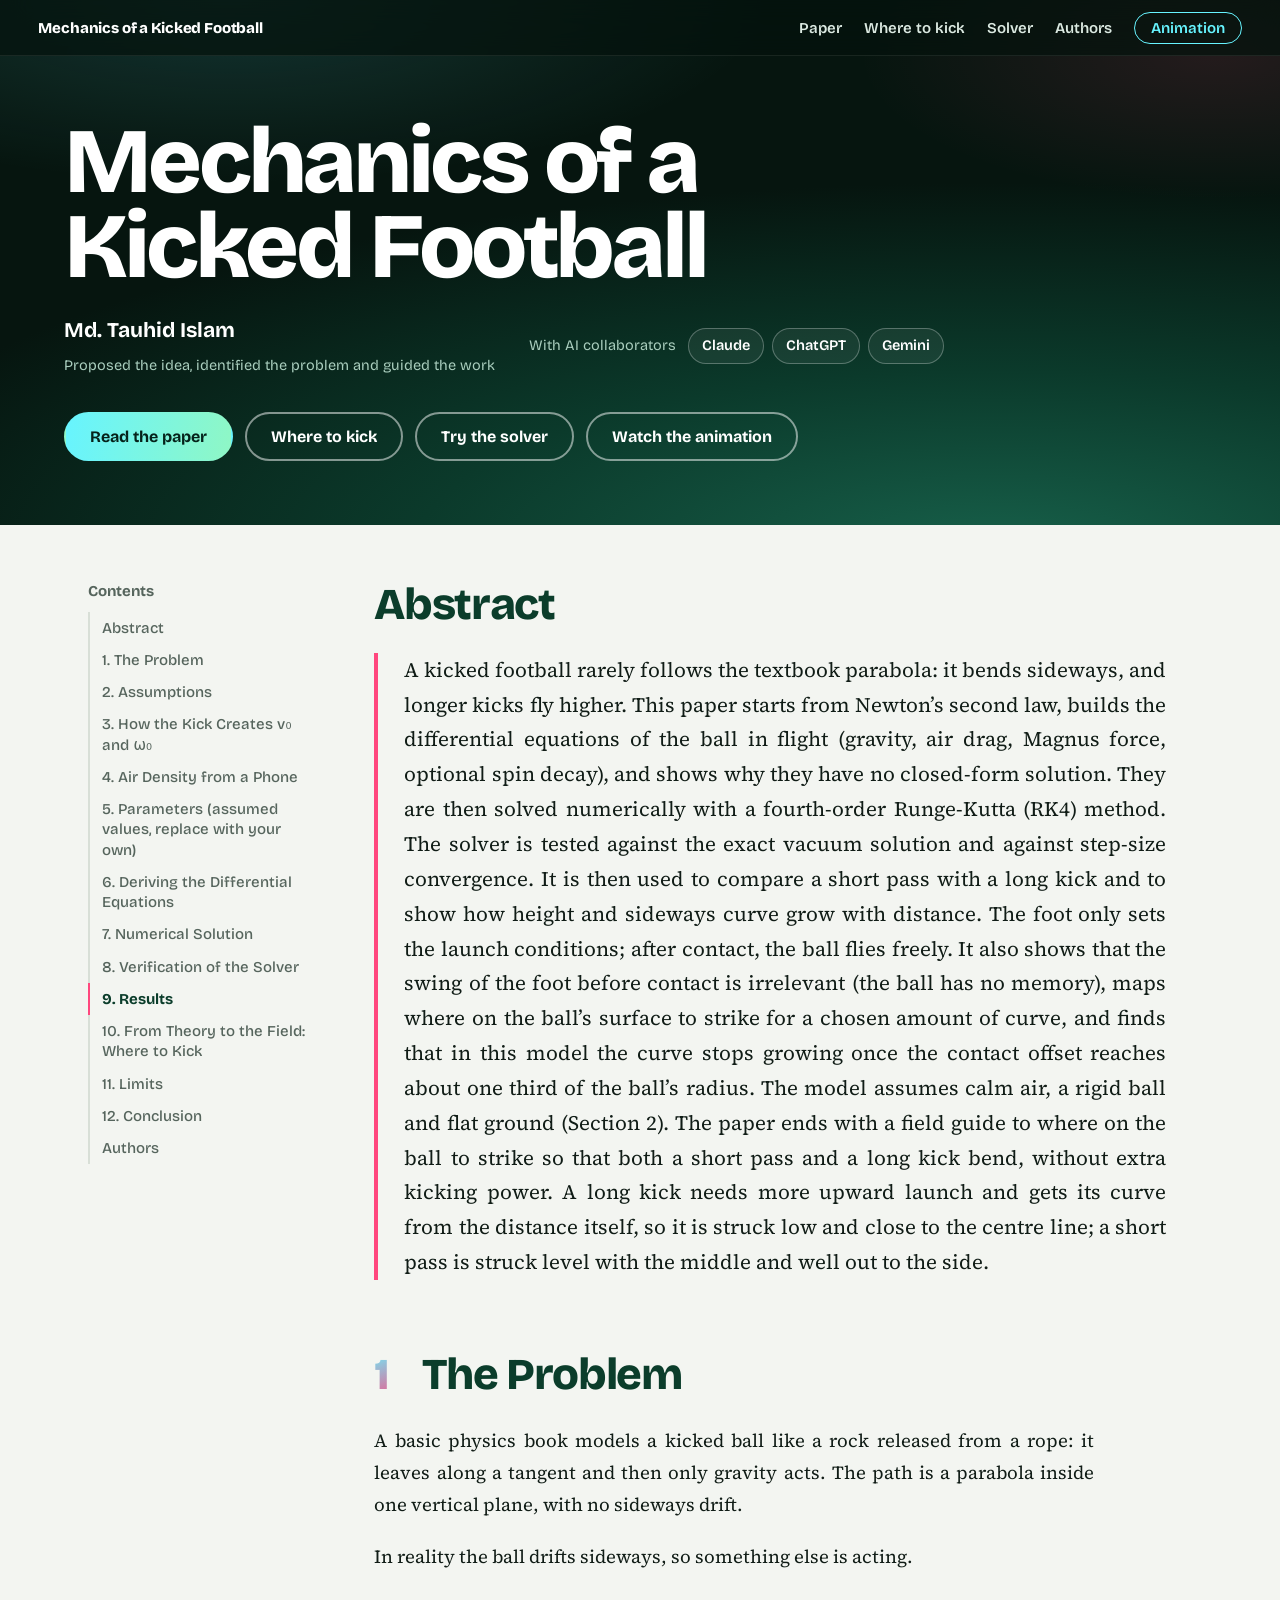
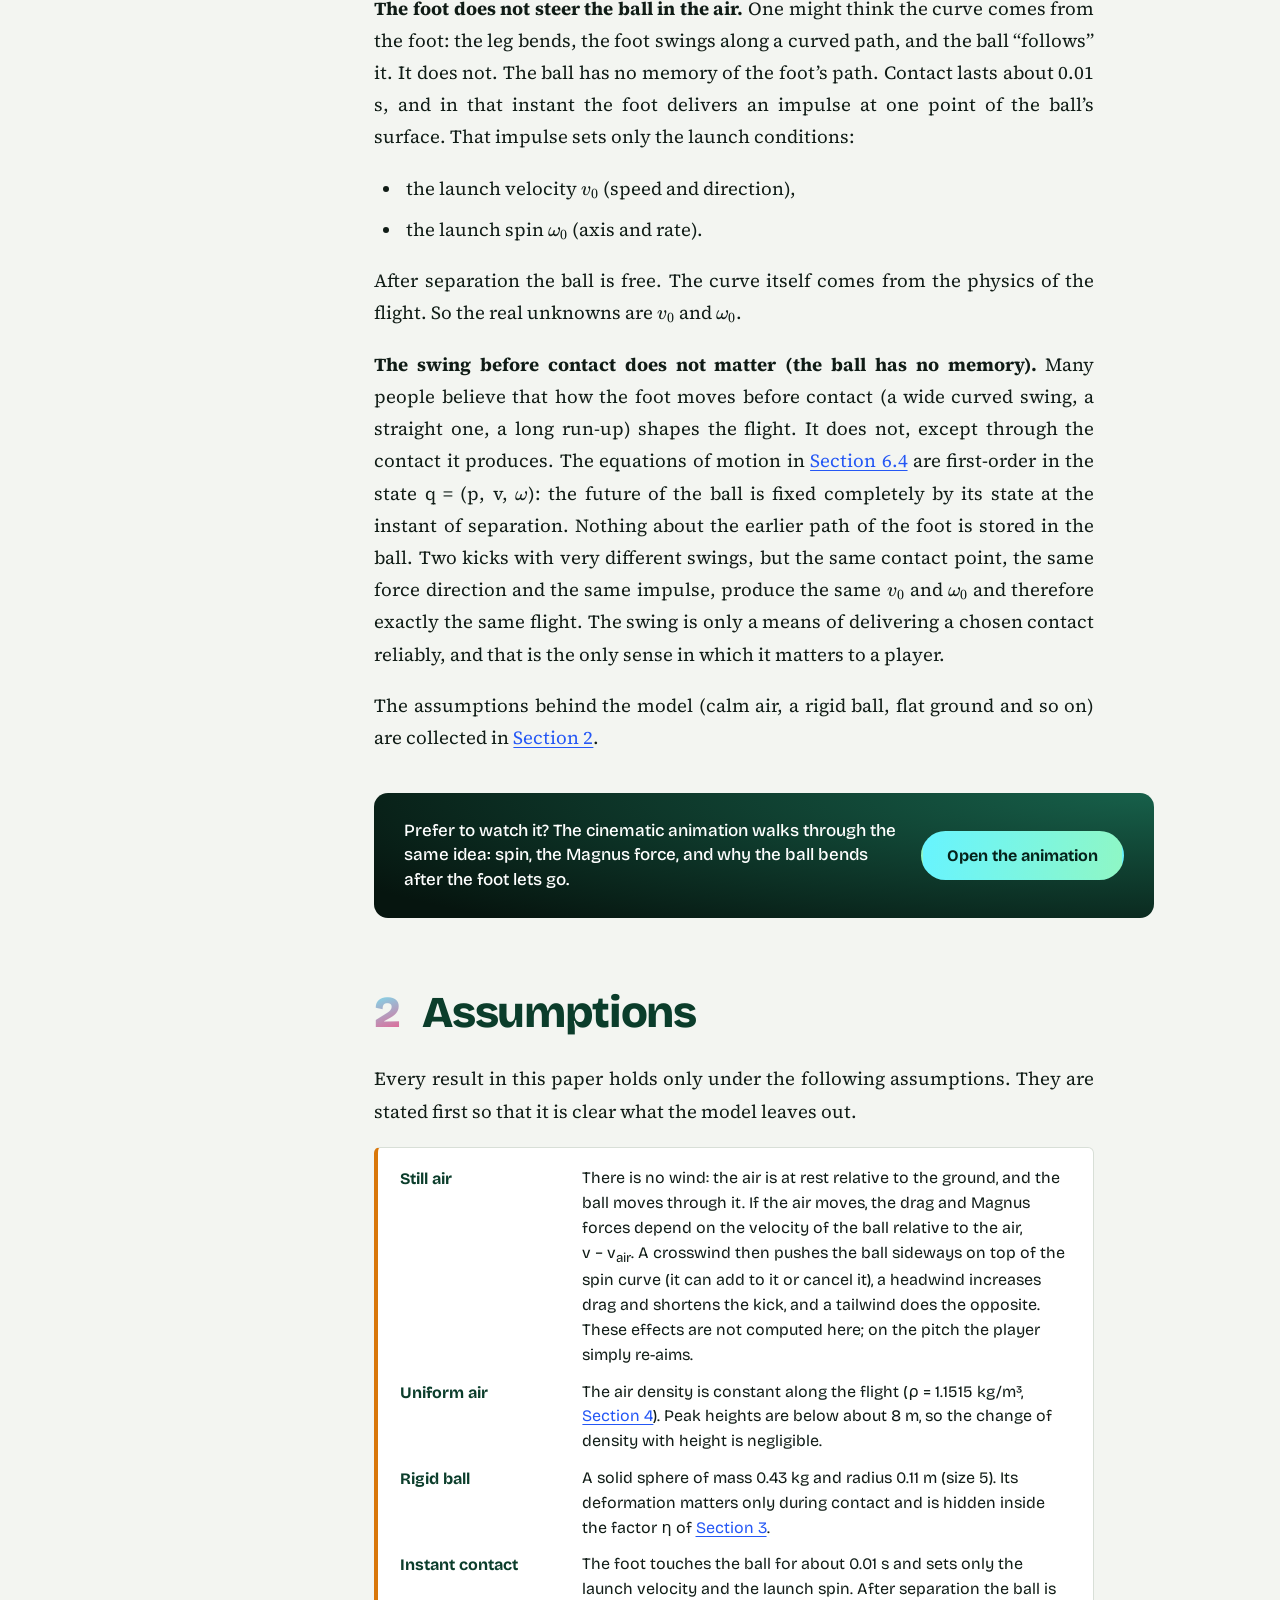
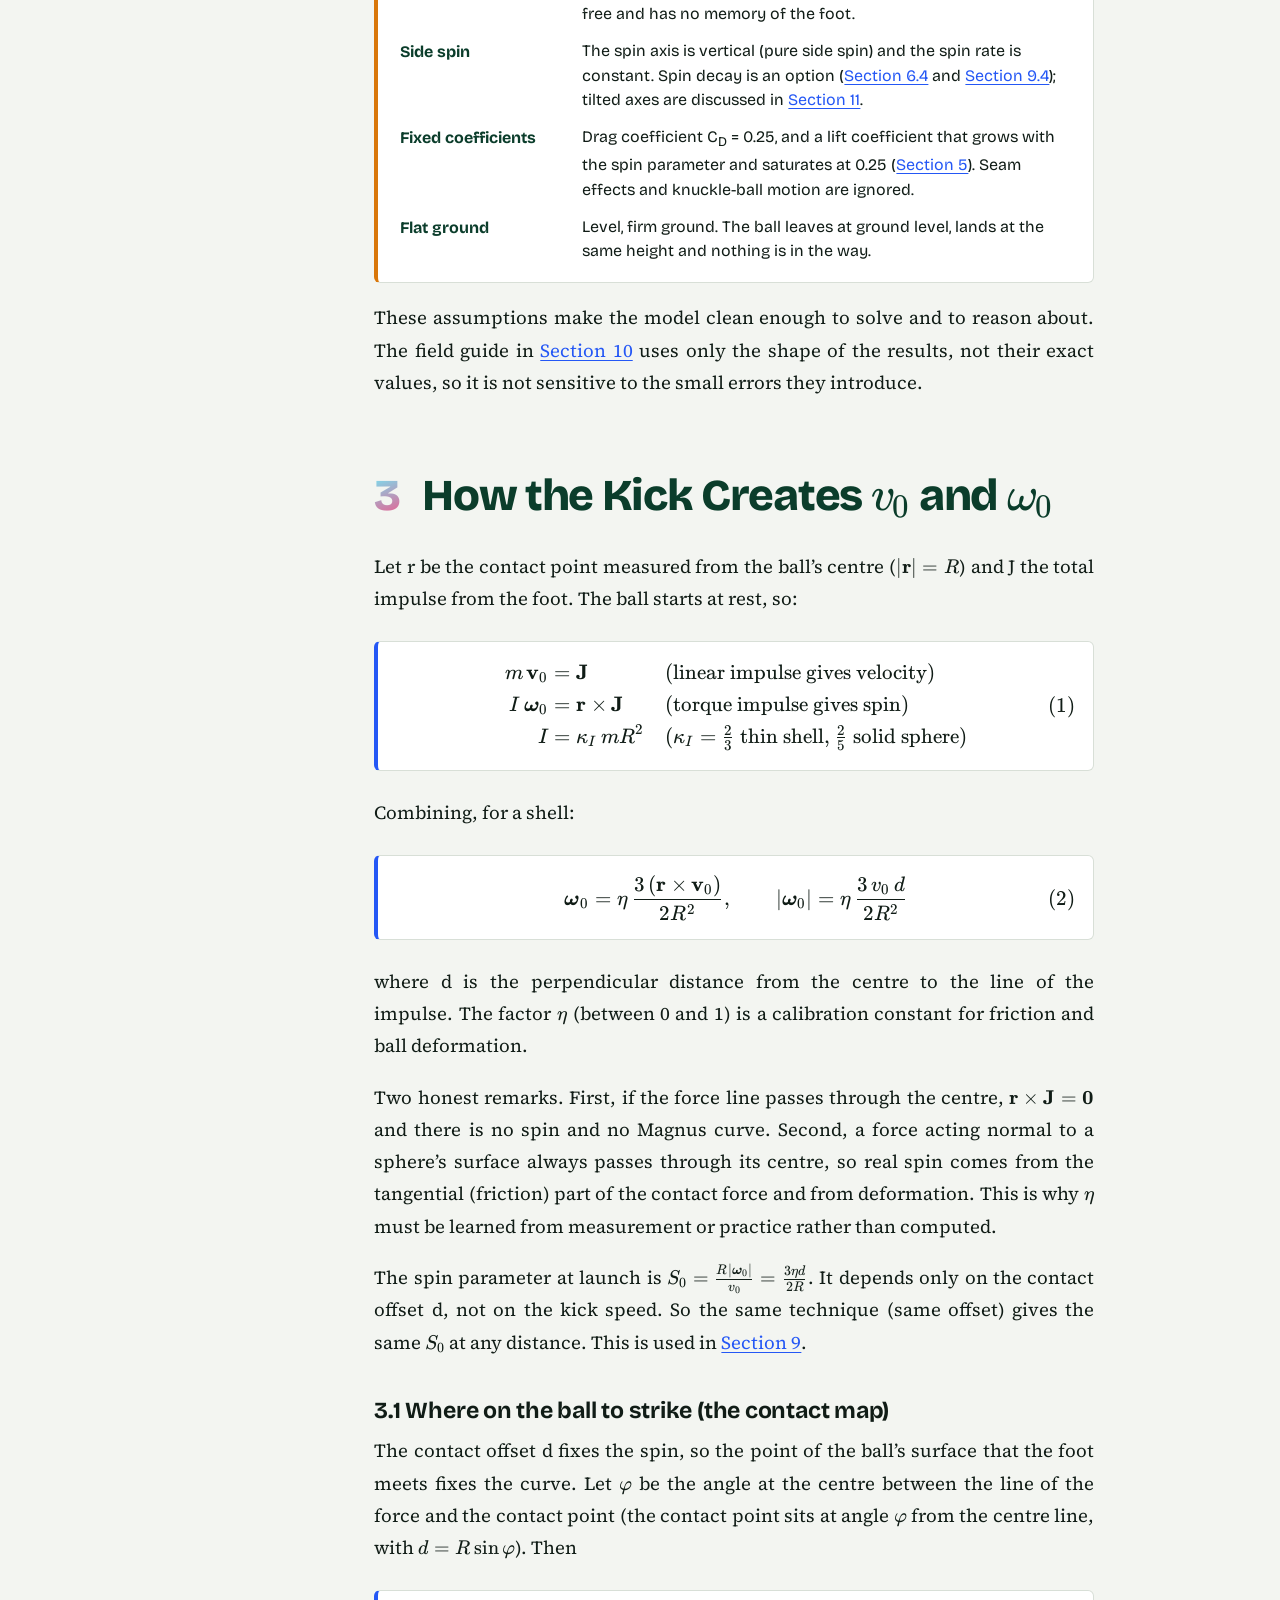
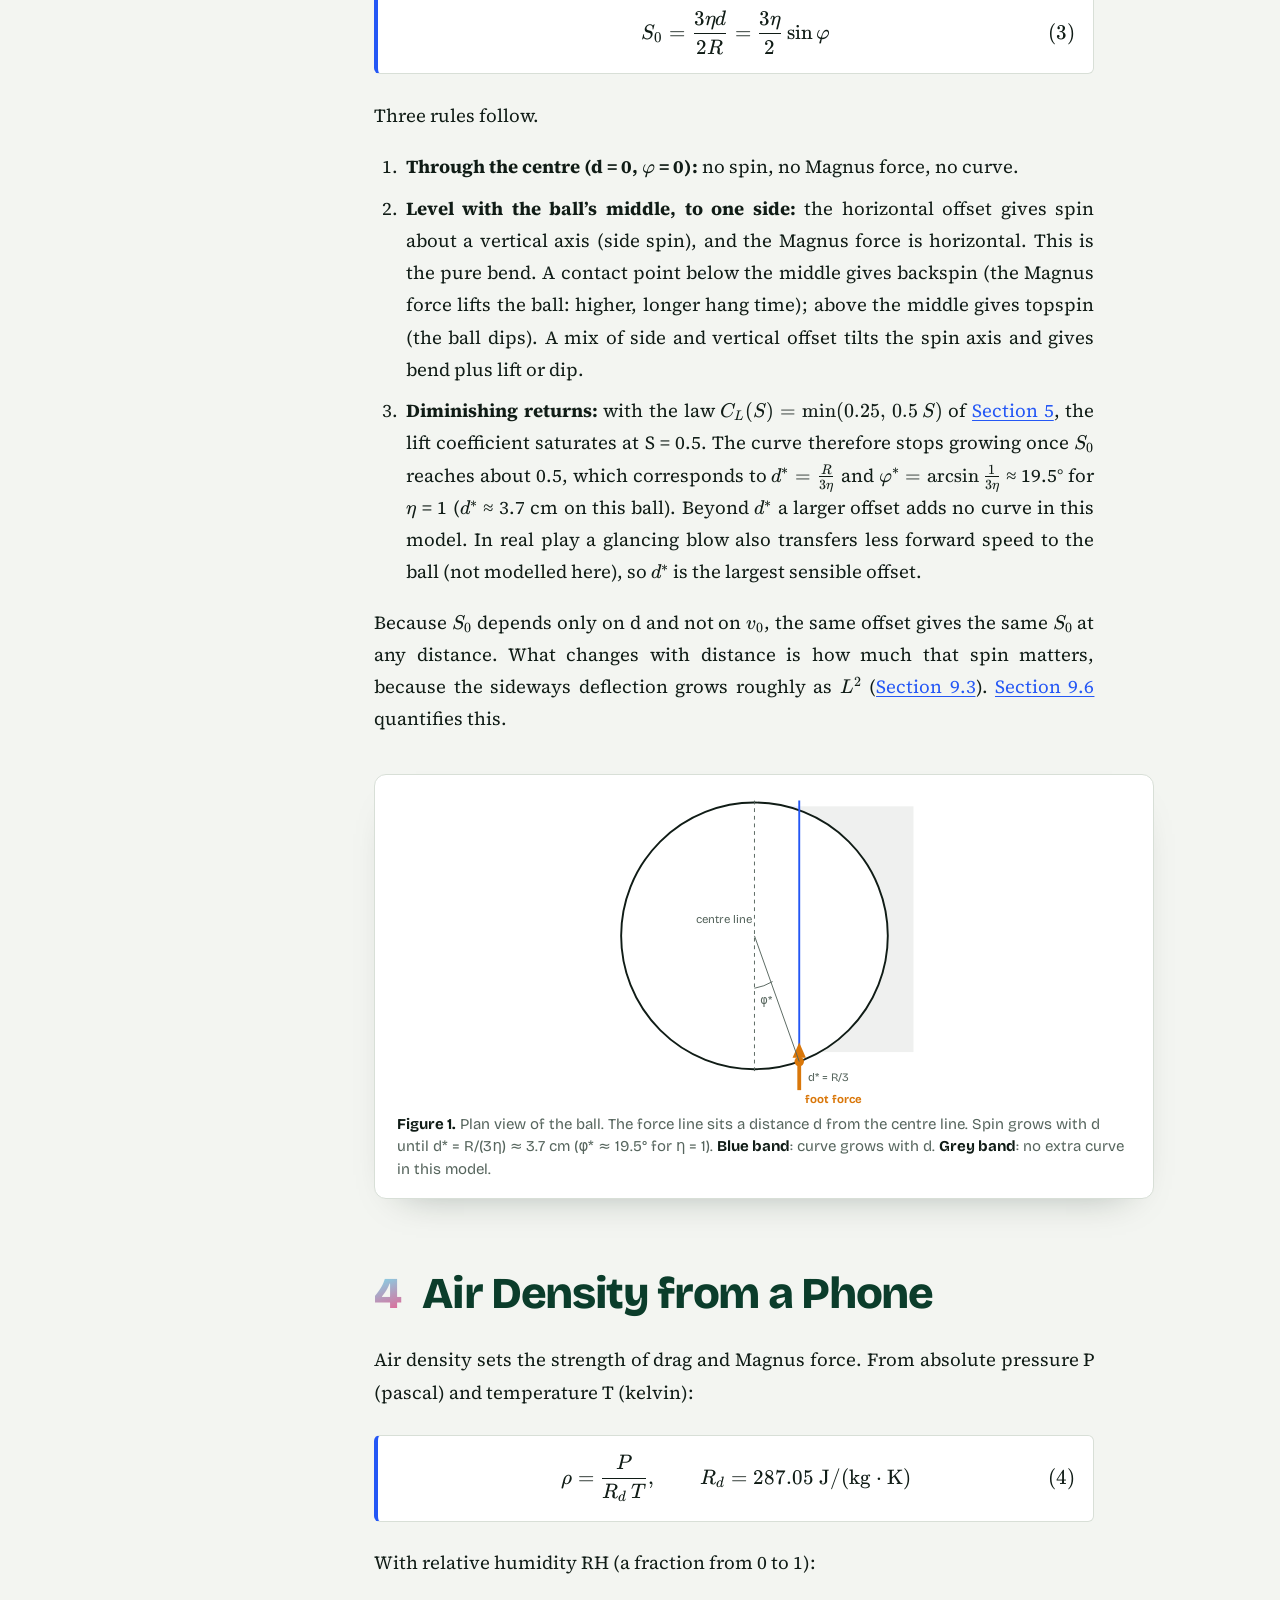
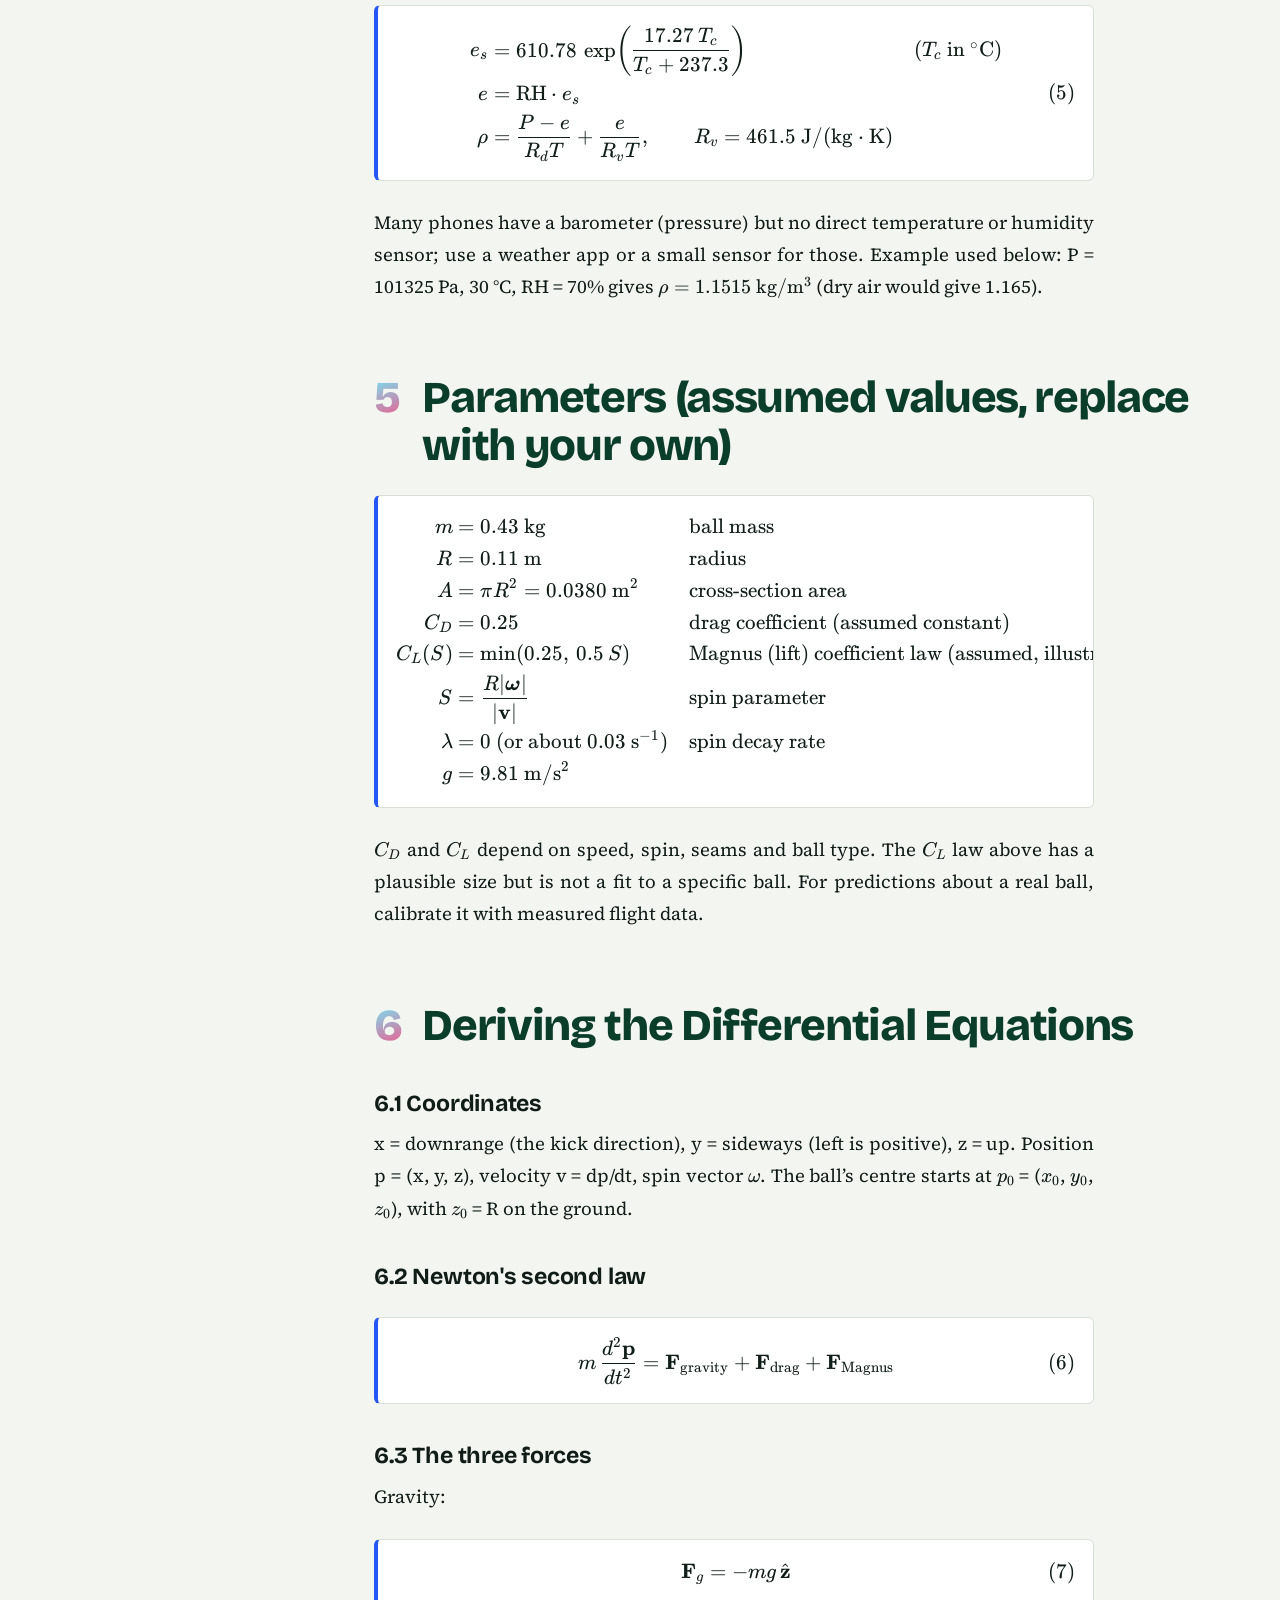
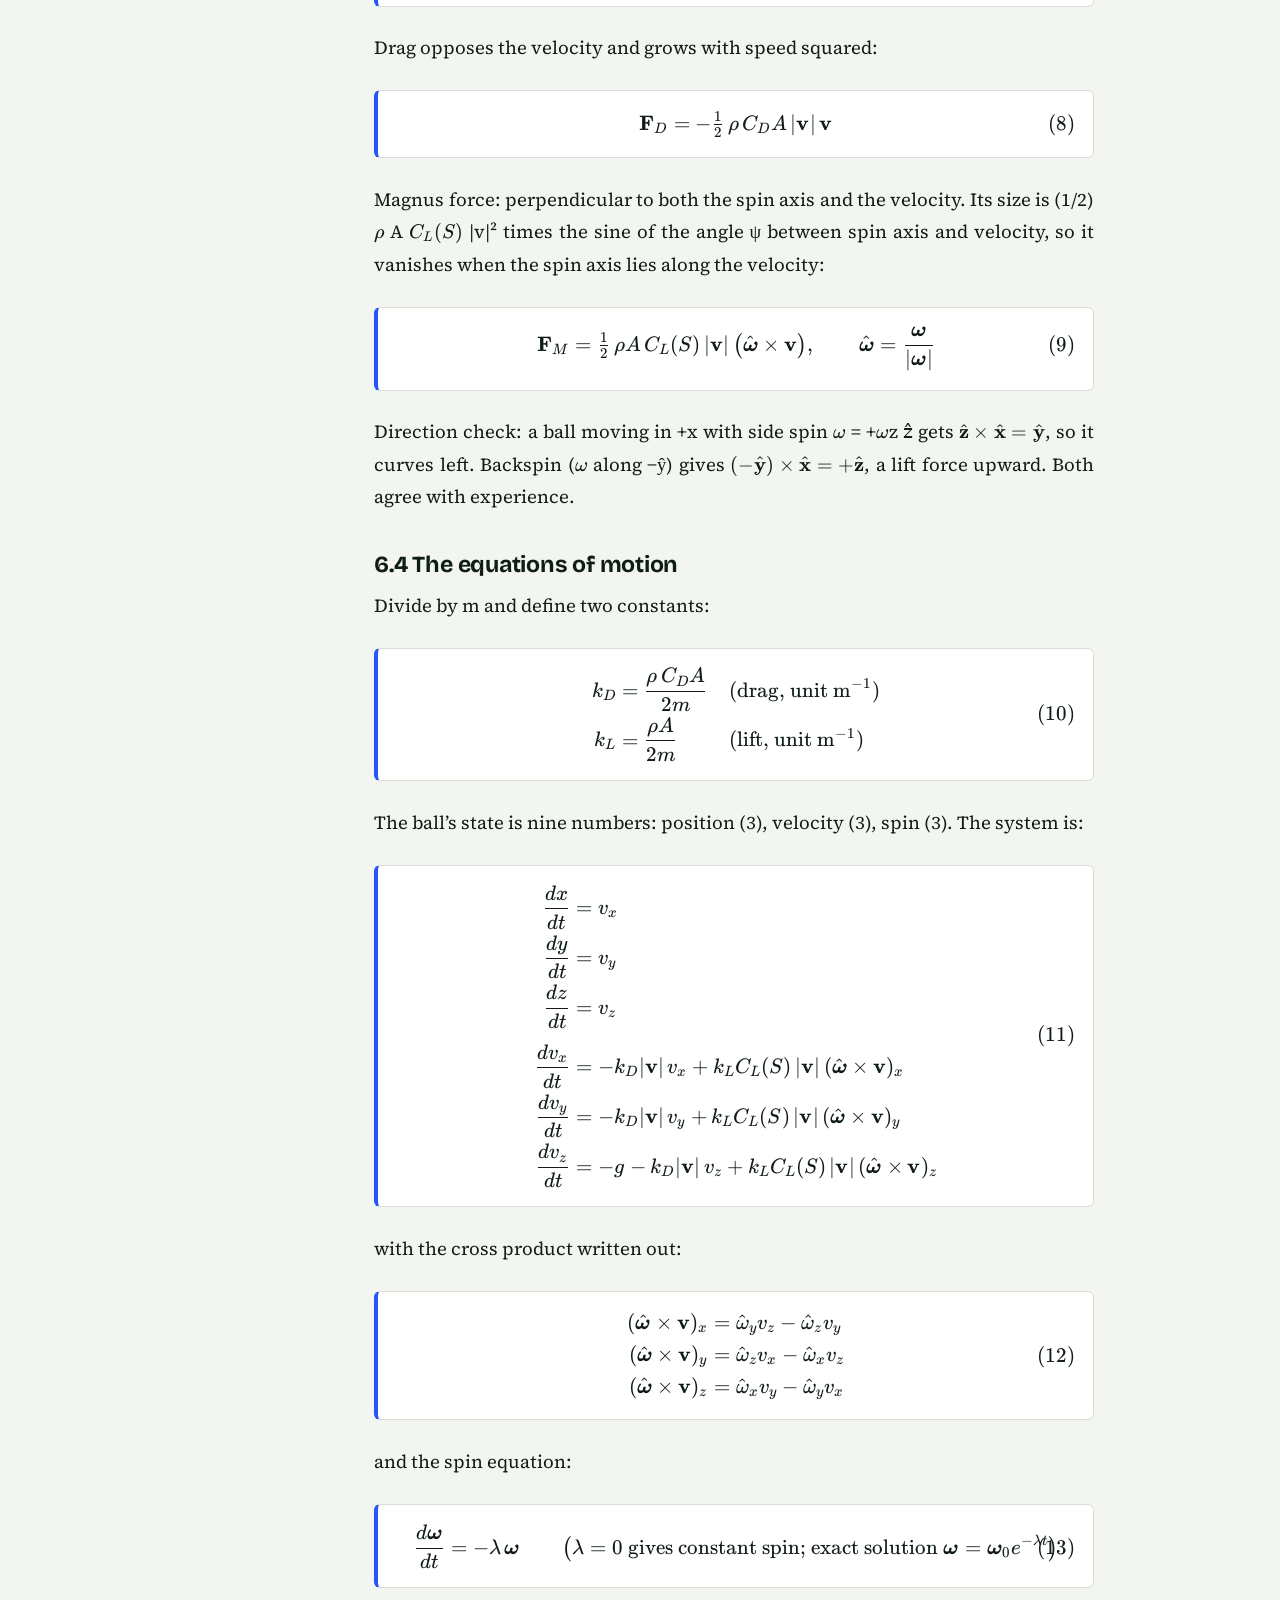
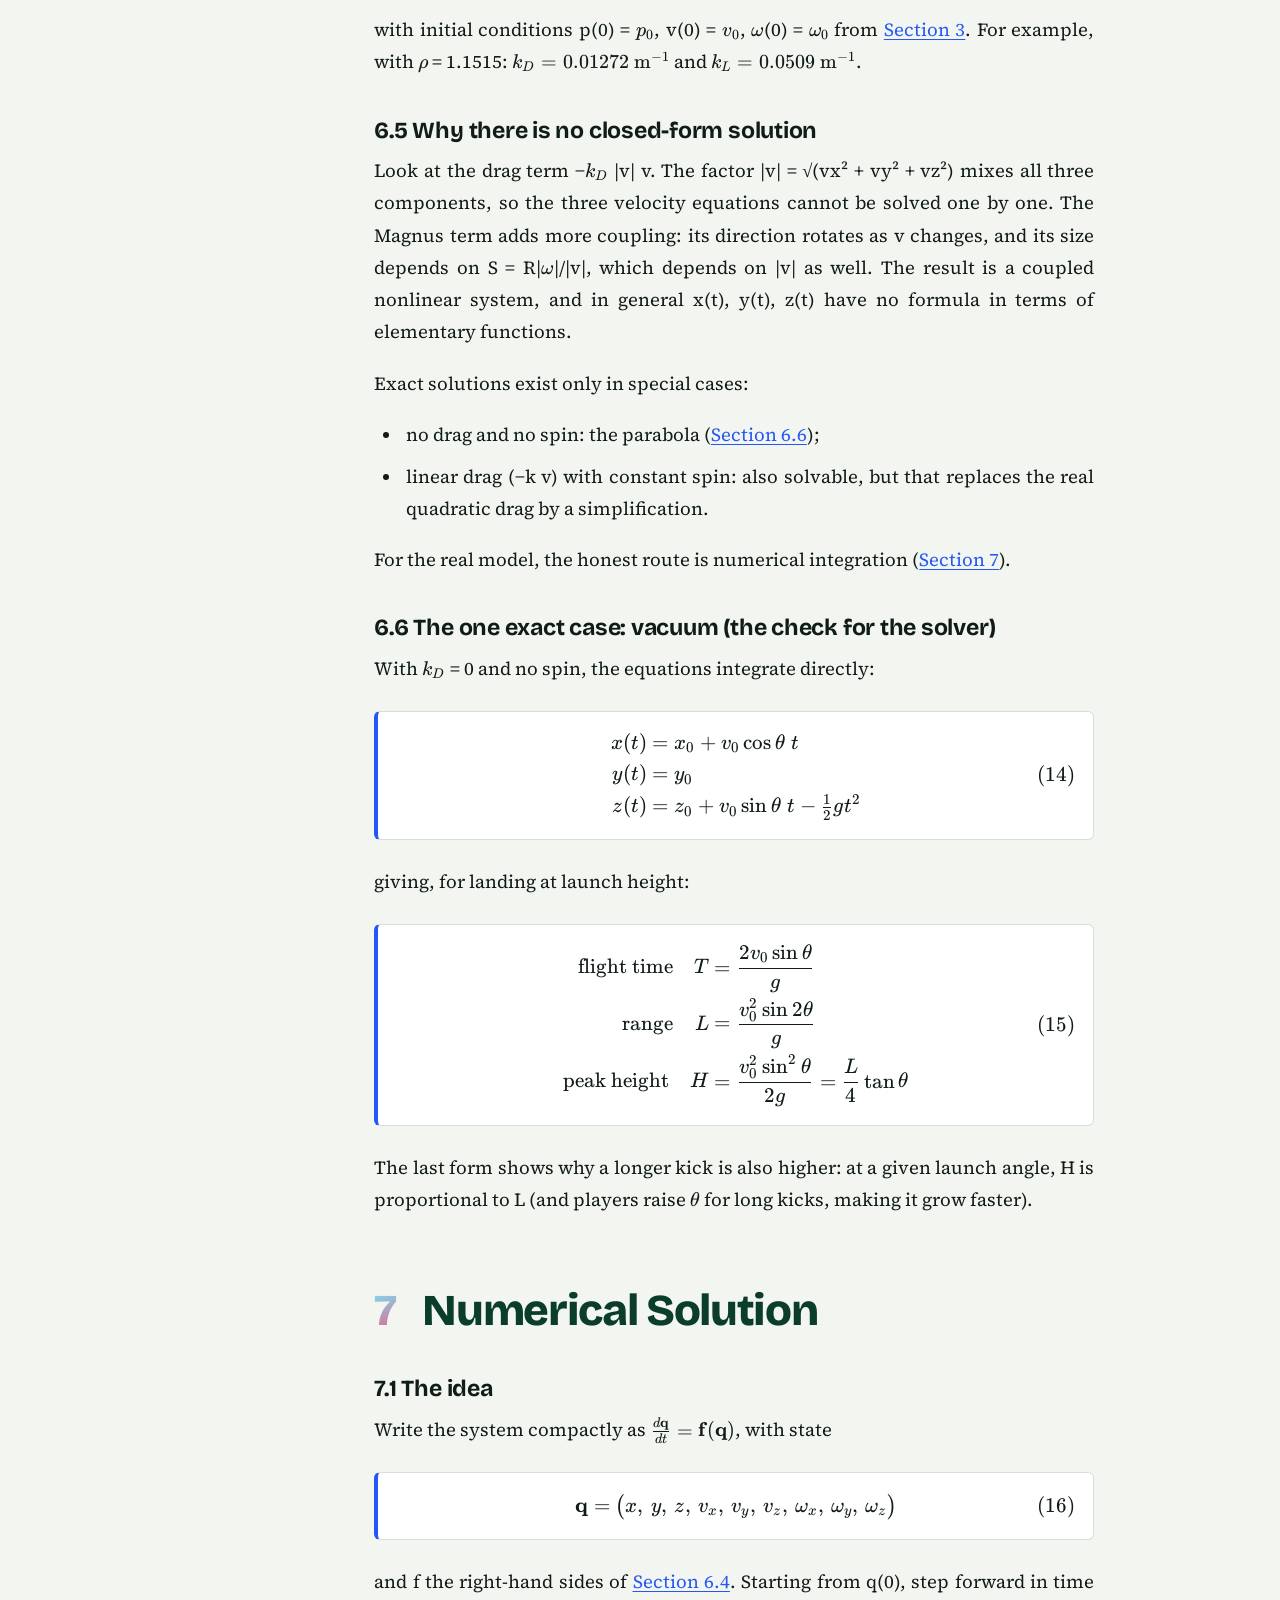
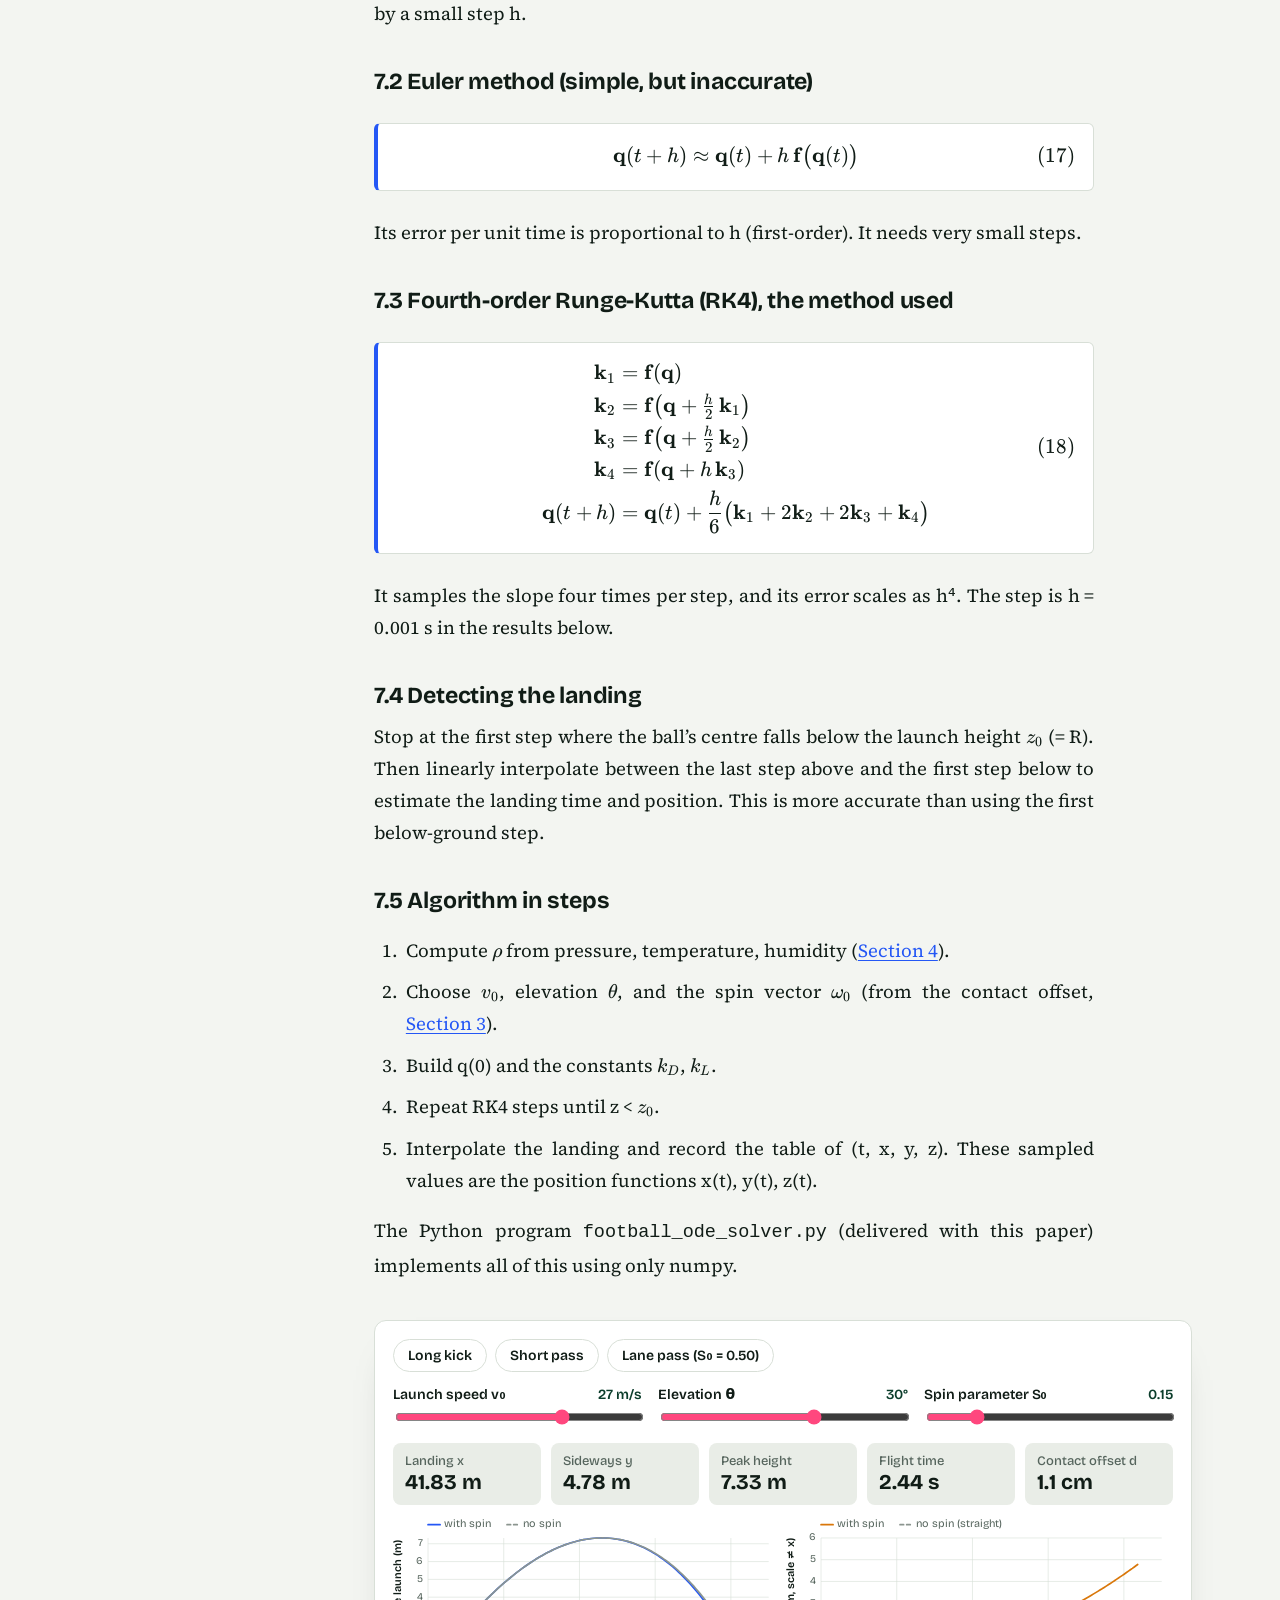
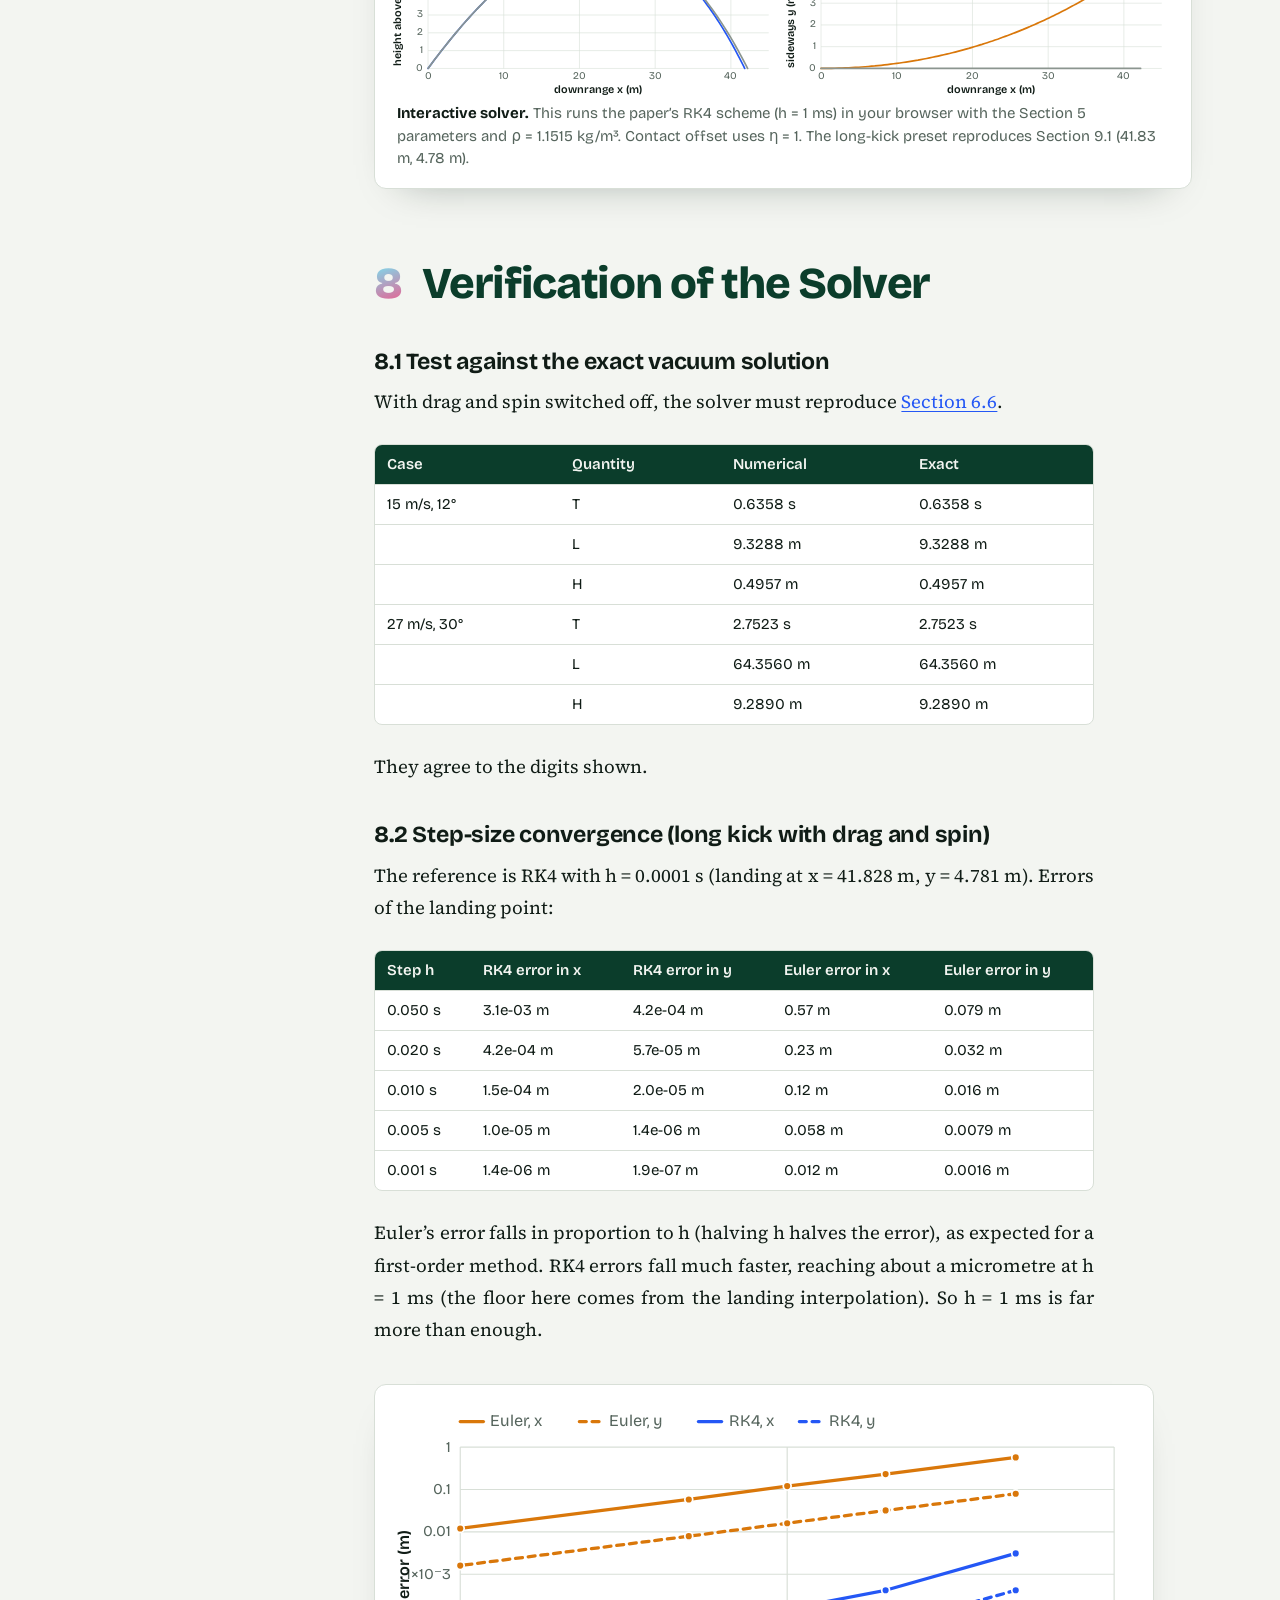
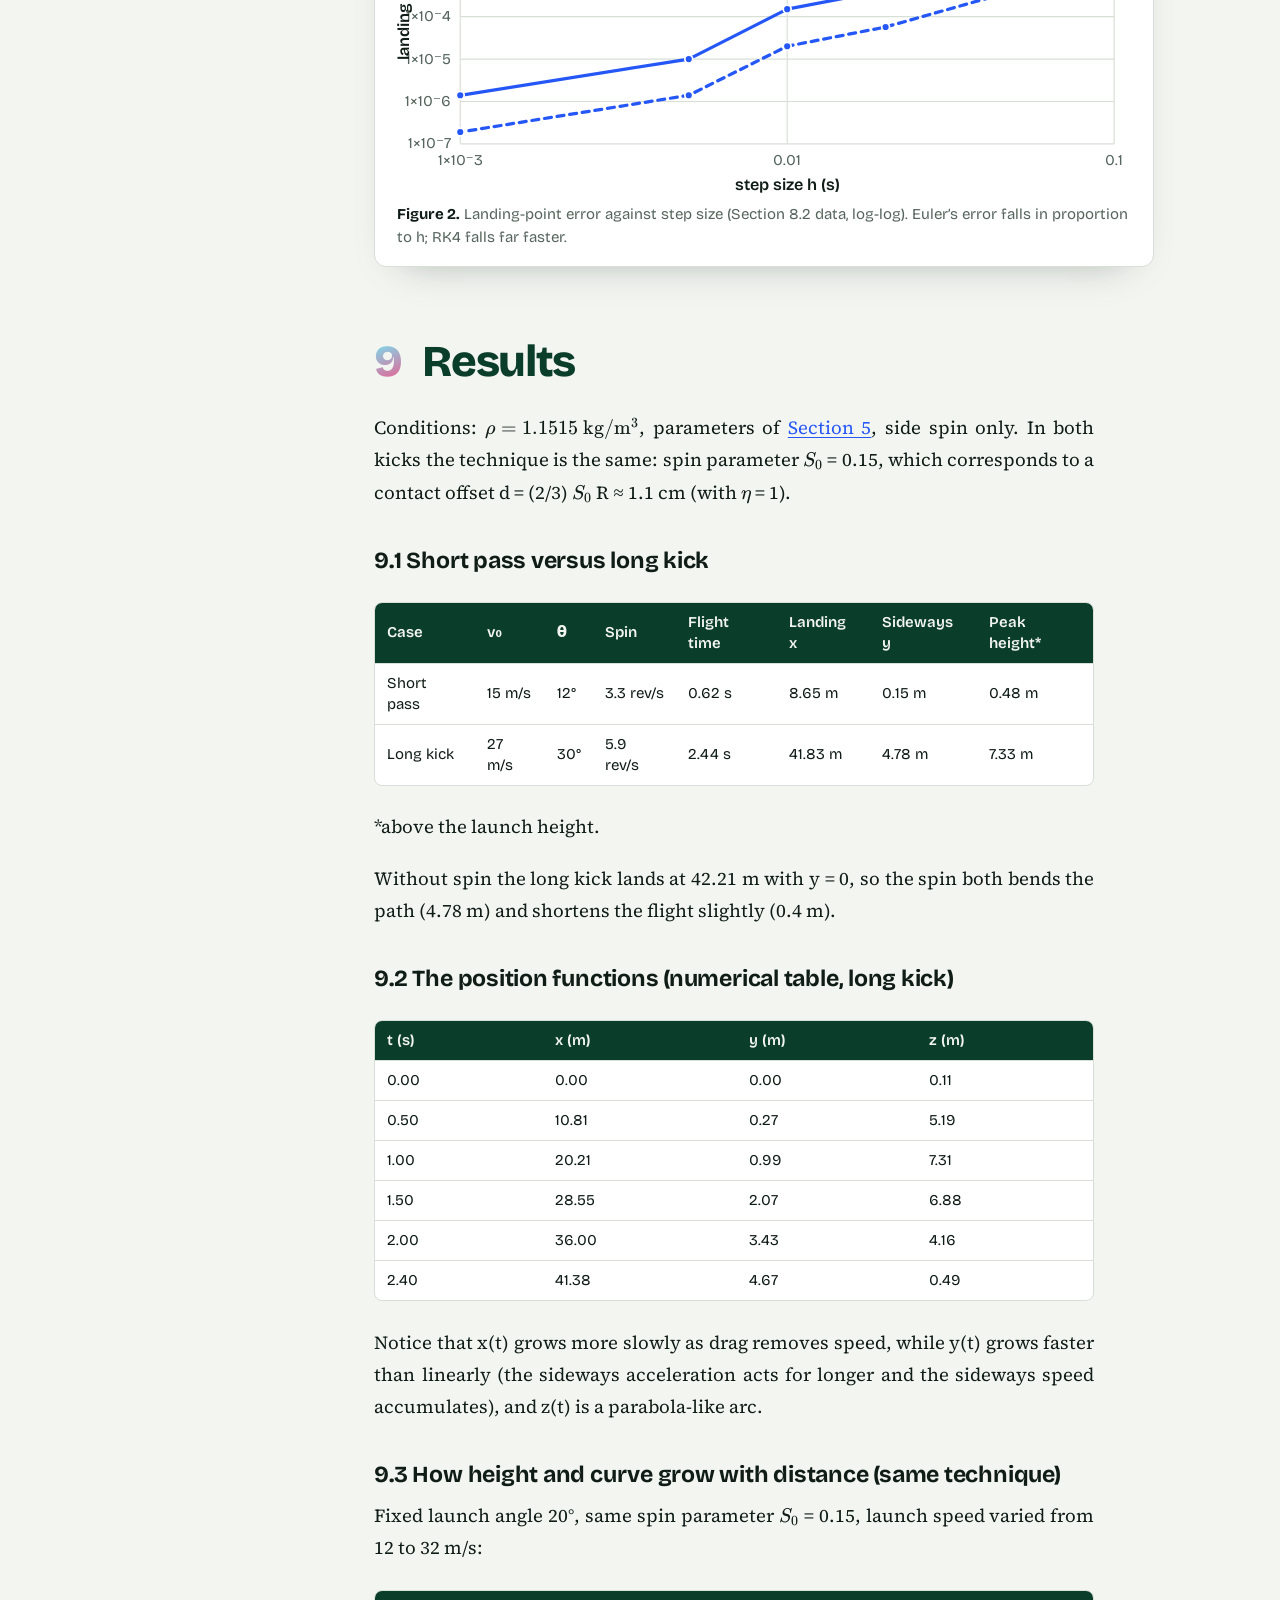
<file: index.html>
<!doctype html><html lang="en"><head><meta charset="utf-8"><meta name="viewport" content="width=device-width,initial-scale=1">
<title>Mechanics of a Kicked Football</title>
<meta name="description" content="The mechanics of a kicked football: gravity, drag and the Magnus force, a Runge-Kutta solver, and a field guide to where on the ball to strike for a curved short or long kick. By Md. Tauhid Islam with Claude, ChatGPT and Gemini.">
<meta name="author" content="Md. Tauhid Islam"><meta property="og:title" content="Mechanics of a Kicked Football"><meta property="og:type" content="article">
<link rel="icon" href="data:image/svg+xml,%3Csvg xmlns='http://www.w3.org/2000/svg' viewBox='0 0 100 100'%3E%3Ctext y='.9em' font-size='90'%3E%E2%9A%BD%3C/text%3E%3C/svg%3E">
<link rel="preload" href="assets/fonts/head.woff2" as="font" type="font/woff2" crossorigin>
<link rel="stylesheet" href="assets/katex/katex.min.css"><link rel="stylesheet" href="assets/style.css"></head><body><div id="bar"></div>
<nav class="top" aria-label="Site"><a class="brand" href="#hero">Mechanics of a Kicked Football</a><div><a href="#abstract">Paper</a><a href="#s10">Where to kick</a><a href="#solver">Solver</a><a href="#authors">Authors</a><a class="pill" href="animation.html">Animation</a></div></nav>
<header class="hero" id="hero"><div class="in"><h1>Mechanics of a Kicked Football</h1>
<div class="by"><div class="au"><b>Md. Tauhid Islam</b><span>Proposed the idea, identified the problem and guided the work</span></div><div class="ai"><span>With AI collaborators</span><em>Claude</em><em>ChatGPT</em><em>Gemini</em></div></div>
<div class="btns"><a class="btn main" href="#abstract">Read the paper</a><a class="btn" href="#s10">Where to kick</a><a class="btn" href="#solver">Try the solver</a><a class="btn" href="animation.html">Watch the animation</a></div></div>
</header>
<div class="layout"><nav class="toc" aria-label="Contents"><p>Contents</p><ol><li><a href="#abstract">Abstract</a></li><li><a href="#s1">1. The Problem</a></li><li><a href="#s2">2. Assumptions</a></li><li><a href="#s3">3. How the Kick Creates v₀ and ω₀</a></li><li><a href="#s4">4. Air Density from a Phone</a></li><li><a href="#s5">5. Parameters (assumed values, replace with your own)</a></li><li><a href="#s6">6. Deriving the Differential Equations</a></li><li><a href="#s7">7. Numerical Solution</a></li><li><a href="#s8">8. Verification of the Solver</a></li><li><a href="#s9">9. Results</a></li><li><a href="#s10">10. From Theory to the Field: Where to Kick</a></li><li><a href="#s11">11. Limits</a></li><li><a href="#s12">12. Conclusion</a></li><li><a href="#authors">Authors</a></li></ol></nav><article><section id="abstract"><h2><span>Abstract</span></h2><div class="prose"><p>A kicked football rarely follows the textbook parabola: it bends sideways, and longer kicks fly higher. This paper starts from Newton&rsquo;s second law, builds the differential equations of the ball in flight (gravity, air drag, Magnus force, optional spin decay), and shows why they have no closed-form solution. They are then solved numerically with a fourth-order Runge-Kutta (RK4) method. The solver is tested against the exact vacuum solution and against step-size convergence. It is then used to compare a short pass with a long kick and to show how height and sideways curve grow with distance. The foot only sets the launch conditions; after contact, the ball flies freely. It also shows that the swing of the foot before contact is irrelevant (the ball has no memory), maps where on the ball&rsquo;s surface to strike for a chosen amount of curve, and finds that in this model the curve stops growing once the contact offset reaches about one third of the ball&rsquo;s radius. The model assumes calm air, a rigid ball and flat ground (Section 2). The paper ends with a field guide to where on the ball to strike so that both a short pass and a long kick bend, without extra kicking power. A long kick needs more upward launch and gets its curve from the distance itself, so it is struck low and close to the centre line; a short pass is struck level with the middle and well out to the side.</p></div></section><section id="s1"><h2><span class=n>1</span><span>The Problem</span></h2><p>A basic physics book models a kicked ball like a rock released from a rope: it leaves along a tangent and then only gravity acts. The path is a parabola inside one vertical plane, with no sideways drift.</p>
<p>In reality the ball drifts sideways, so something else is acting.</p>
<p><strong>The foot does not steer the ball in the air.</strong> One might think the curve comes from the foot: the leg bends, the foot swings along a curved path, and the ball &ldquo;follows&rdquo; it. It does not. The ball has no memory of the foot&rsquo;s path. Contact lasts about 0.01 s, and in that instant the foot delivers an impulse at one point of the ball&rsquo;s surface. That impulse sets only the launch conditions:</p>
<ul>
<li>the launch velocity <span class="katex"><span class="katex-html" aria-hidden="true"><span class="katex-base"><span class="katex-strut" style="height:0.5806em;vertical-align:-0.15em;"></span><span class="mord"><span class="mord mathnormal" style="margin-right:0.0359em;">v</span><span class="msupsub"><span class="vlist-t vlist-t2"><span class="vlist-r"><span class="vlist" style="height:0.3011em;"><span style="top:-2.55em;margin-left:-0.0359em;margin-right:0.05em;"><span class="pstrut" style="height:2.7em;"></span><span class="katex-sizing reset-size6 size3 mtight"><span class="mord mtight">0</span></span></span></span><span class="vlist-s">​</span></span><span class="vlist-r"><span class="vlist" style="height:0.15em;"><span></span></span></span></span></span></span></span></span></span> (speed and direction),</li>
<li>the launch spin <span class="katex"><span class="katex-html" aria-hidden="true"><span class="katex-base"><span class="katex-strut" style="height:0.5806em;vertical-align:-0.15em;"></span><span class="mord"><span class="mord mathnormal" style="margin-right:0.0359em;">ω</span><span class="msupsub"><span class="vlist-t vlist-t2"><span class="vlist-r"><span class="vlist" style="height:0.3011em;"><span style="top:-2.55em;margin-left:-0.0359em;margin-right:0.05em;"><span class="pstrut" style="height:2.7em;"></span><span class="katex-sizing reset-size6 size3 mtight"><span class="mord mtight">0</span></span></span></span><span class="vlist-s">​</span></span><span class="vlist-r"><span class="vlist" style="height:0.15em;"><span></span></span></span></span></span></span></span></span></span> (axis and rate).</li>
</ul>
<p>After separation the ball is free. The curve itself comes from the physics of the flight. So the real unknowns are <span class="katex"><span class="katex-html" aria-hidden="true"><span class="katex-base"><span class="katex-strut" style="height:0.5806em;vertical-align:-0.15em;"></span><span class="mord"><span class="mord mathnormal" style="margin-right:0.0359em;">v</span><span class="msupsub"><span class="vlist-t vlist-t2"><span class="vlist-r"><span class="vlist" style="height:0.3011em;"><span style="top:-2.55em;margin-left:-0.0359em;margin-right:0.05em;"><span class="pstrut" style="height:2.7em;"></span><span class="katex-sizing reset-size6 size3 mtight"><span class="mord mtight">0</span></span></span></span><span class="vlist-s">​</span></span><span class="vlist-r"><span class="vlist" style="height:0.15em;"><span></span></span></span></span></span></span></span></span></span> and <span class="katex"><span class="katex-html" aria-hidden="true"><span class="katex-base"><span class="katex-strut" style="height:0.5806em;vertical-align:-0.15em;"></span><span class="mord"><span class="mord mathnormal" style="margin-right:0.0359em;">ω</span><span class="msupsub"><span class="vlist-t vlist-t2"><span class="vlist-r"><span class="vlist" style="height:0.3011em;"><span style="top:-2.55em;margin-left:-0.0359em;margin-right:0.05em;"><span class="pstrut" style="height:2.7em;"></span><span class="katex-sizing reset-size6 size3 mtight"><span class="mord mtight">0</span></span></span></span><span class="vlist-s">​</span></span><span class="vlist-r"><span class="vlist" style="height:0.15em;"><span></span></span></span></span></span></span></span></span></span>.</p>
<p><strong>The swing before contact does not matter (the ball has no memory).</strong> Many people believe that how the foot moves before contact (a wide curved swing, a straight one, a long run-up) shapes the flight. It does not, except through the contact it produces. The equations of motion in <a href="#s6">Section 6.4</a> are first-order in the state q = (p, v, <span class="katex"><span class="katex-html" aria-hidden="true"><span class="katex-base"><span class="katex-strut" style="height:0.4306em;"></span><span class="mord mathnormal" style="margin-right:0.0359em;">ω</span></span></span></span>): the future of the ball is fixed completely by its state at the instant of separation. Nothing about the earlier path of the foot is stored in the ball. Two kicks with very different swings, but the same contact point, the same force direction and the same impulse, produce the same <span class="katex"><span class="katex-html" aria-hidden="true"><span class="katex-base"><span class="katex-strut" style="height:0.5806em;vertical-align:-0.15em;"></span><span class="mord"><span class="mord mathnormal" style="margin-right:0.0359em;">v</span><span class="msupsub"><span class="vlist-t vlist-t2"><span class="vlist-r"><span class="vlist" style="height:0.3011em;"><span style="top:-2.55em;margin-left:-0.0359em;margin-right:0.05em;"><span class="pstrut" style="height:2.7em;"></span><span class="katex-sizing reset-size6 size3 mtight"><span class="mord mtight">0</span></span></span></span><span class="vlist-s">​</span></span><span class="vlist-r"><span class="vlist" style="height:0.15em;"><span></span></span></span></span></span></span></span></span></span> and <span class="katex"><span class="katex-html" aria-hidden="true"><span class="katex-base"><span class="katex-strut" style="height:0.5806em;vertical-align:-0.15em;"></span><span class="mord"><span class="mord mathnormal" style="margin-right:0.0359em;">ω</span><span class="msupsub"><span class="vlist-t vlist-t2"><span class="vlist-r"><span class="vlist" style="height:0.3011em;"><span style="top:-2.55em;margin-left:-0.0359em;margin-right:0.05em;"><span class="pstrut" style="height:2.7em;"></span><span class="katex-sizing reset-size6 size3 mtight"><span class="mord mtight">0</span></span></span></span><span class="vlist-s">​</span></span><span class="vlist-r"><span class="vlist" style="height:0.15em;"><span></span></span></span></span></span></span></span></span></span> and therefore exactly the same flight. The swing is only a means of delivering a chosen contact reliably, and that is the only sense in which it matters to a player.</p>
<p>The assumptions behind the model (calm air, a rigid ball, flat ground and so on) are collected in <a href="#s2">Section 2</a>.</p><aside class="anim"><p>Prefer to watch it? The cinematic animation walks through the same idea: spin, the Magnus force, and why the ball bends after the foot lets go.</p><a class="btn" href="animation.html">Open the animation</a></aside></section><section id="s2"><h2><span class=n>2</span><span>Assumptions</span></h2>
<p>Every result in this paper holds only under the following assumptions. They are stated first so that it is clear what the model leaves out.</p>
<dl class="io wide">
<dt>Still air</dt><dd>There is no wind: the air is at rest relative to the ground, and the ball moves through it. If the air moves, the drag and Magnus forces depend on the velocity of the ball relative to the air, <span style="white-space:nowrap">v &minus; v<sub>air</sub></span>. A crosswind then pushes the ball sideways on top of the spin curve (it can add to it or cancel it), a headwind increases drag and shortens the kick, and a tailwind does the opposite. These effects are not computed here; on the pitch the player simply re-aims.</dd>
<dt>Uniform air</dt><dd>The air density is constant along the flight (&rho; = 1.1515 kg/m³, <a href="#s4">Section 4</a>). Peak heights are below about 8 m, so the change of density with height is negligible.</dd>
<dt>Rigid ball</dt><dd>A solid sphere of mass 0.43 kg and radius 0.11 m (size 5). Its deformation matters only during contact and is hidden inside the factor &eta; of <a href="#s3">Section 3</a>.</dd>
<dt>Instant contact</dt><dd>The foot touches the ball for about 0.01 s and sets only the launch velocity and the launch spin. After separation the ball is free and has no memory of the foot.</dd>
<dt>Side spin</dt><dd>The spin axis is vertical (pure side spin) and the spin rate is constant. Spin decay is an option (<a href="#s6">Section 6.4</a> and <a href="#s9">Section 9.4</a>); tilted axes are discussed in <a href="#s11">Section 11</a>.</dd>
<dt>Fixed coefficients</dt><dd>Drag coefficient C<sub>D</sub> = 0.25, and a lift coefficient that grows with the spin parameter and saturates at 0.25 (<a href="#s5">Section 5</a>). Seam effects and knuckle-ball motion are ignored.</dd>
<dt>Flat ground</dt><dd>Level, firm ground. The ball leaves at ground level, lands at the same height and nothing is in the way.</dd>
</dl>
<p>These assumptions make the model clean enough to solve and to reason about. The field guide in <a href="#s10">Section 10</a> uses only the shape of the results, not their exact values, so it is not sensitive to the small errors they introduce.</p></section>
<section id="s3"><h2><span class=n>3</span><span>How the Kick Creates <span class="katex"><span class="katex-html" aria-hidden="true"><span class="katex-base"><span class="katex-strut" style="height:0.5806em;vertical-align:-0.15em;"></span><span class="mord"><span class="mord mathnormal" style="margin-right:0.0359em;">v</span><span class="msupsub"><span class="vlist-t vlist-t2"><span class="vlist-r"><span class="vlist" style="height:0.3011em;"><span style="top:-2.55em;margin-left:-0.0359em;margin-right:0.05em;"><span class="pstrut" style="height:2.7em;"></span><span class="katex-sizing reset-size6 size3 mtight"><span class="mord mtight">0</span></span></span></span><span class="vlist-s">​</span></span><span class="vlist-r"><span class="vlist" style="height:0.15em;"><span></span></span></span></span></span></span></span></span></span> and <span class="katex"><span class="katex-html" aria-hidden="true"><span class="katex-base"><span class="katex-strut" style="height:0.5806em;vertical-align:-0.15em;"></span><span class="mord"><span class="mord mathnormal" style="margin-right:0.0359em;">ω</span><span class="msupsub"><span class="vlist-t vlist-t2"><span class="vlist-r"><span class="vlist" style="height:0.3011em;"><span style="top:-2.55em;margin-left:-0.0359em;margin-right:0.05em;"><span class="pstrut" style="height:2.7em;"></span><span class="katex-sizing reset-size6 size3 mtight"><span class="mord mtight">0</span></span></span></span><span class="vlist-s">​</span></span><span class="vlist-r"><span class="vlist" style="height:0.15em;"><span></span></span></span></span></span></span></span></span></span></span></h2><p>Let r be the contact point measured from the ball&rsquo;s centre (<span class="katex"><span class="katex-html" aria-hidden="true"><span class="katex-base"><span class="katex-strut" style="height:1em;vertical-align:-0.25em;"></span><span class="mord">∣</span><span class="mord mathbf">r</span><span class="mord">∣</span><span class="mspace" style="margin-right:0.2778em;"></span><span class="mrel">=</span><span class="mspace" style="margin-right:0.2778em;"></span></span><span class="katex-base"><span class="katex-strut" style="height:0.6833em;"></span><span class="mord mathnormal" style="margin-right:0.0077em;">R</span></span></span></span>) and J the total impulse from the foot. The ball starts at rest, so:</p>
<div class="eq"><span class="katex-display"><span class="katex"><span class="katex-html" aria-hidden="true"><span class="katex-base"><span class="katex-strut" style="height:4.2241em;vertical-align:-1.8621em;"></span><span class="mord"><span class="mtable"><span class="col-align-r"><span class="vlist-t vlist-t2"><span class="vlist-r"><span class="vlist" style="height:2.3621em;"><span style="top:-4.5221em;"><span class="pstrut" style="height:3em;"></span><span class="mord"><span class="mord mathnormal">m</span><span class="mspace" style="margin-right:0.1667em;"></span><span class="mord"><span class="mord mathbf" style="margin-right:0.016em;">v</span><span class="msupsub"><span class="vlist-t vlist-t2"><span class="vlist-r"><span class="vlist" style="height:0.3011em;"><span style="top:-2.55em;margin-left:-0.016em;margin-right:0.05em;"><span class="pstrut" style="height:2.7em;"></span><span class="katex-sizing reset-size6 size3 mtight"><span class="mord mtight">0</span></span></span></span><span class="vlist-s">​</span></span><span class="vlist-r"><span class="vlist" style="height:0.15em;"><span></span></span></span></span></span></span></span></span><span style="top:-3.0221em;"><span class="pstrut" style="height:3em;"></span><span class="mord"><span class="mord mathnormal" style="margin-right:0.0785em;">I</span><span class="mspace" style="margin-right:0.1667em;"></span><span class="mord"><span class="mord"><span class="mord"><span class="mord boldsymbol" style="margin-right:0.037em;">ω</span></span></span><span class="msupsub"><span class="vlist-t vlist-t2"><span class="vlist-r"><span class="vlist" style="height:0.3011em;"><span style="top:-2.55em;margin-right:0.05em;"><span class="pstrut" style="height:2.7em;"></span><span class="katex-sizing reset-size6 size3 mtight"><span class="mord mtight">0</span></span></span></span><span class="vlist-s">​</span></span><span class="vlist-r"><span class="vlist" style="height:0.15em;"><span></span></span></span></span></span></span></span></span><span style="top:-1.4979em;"><span class="pstrut" style="height:3em;"></span><span class="mord"><span class="mord mathnormal" style="margin-right:0.0785em;">I</span></span></span></span><span class="vlist-s">​</span></span><span class="vlist-r"><span class="vlist" style="height:1.8621em;"><span></span></span></span></span></span><span class="col-align-l"><span class="vlist-t vlist-t2"><span class="vlist-r"><span class="vlist" style="height:2.3621em;"><span style="top:-4.5221em;"><span class="pstrut" style="height:3em;"></span><span class="mord"><span class="mord"></span><span class="mspace" style="margin-right:0.2778em;"></span><span class="mrel">=</span><span class="mspace" style="margin-right:0.2778em;"></span><span class="mord mathbf">J</span></span></span><span style="top:-3.0221em;"><span class="pstrut" style="height:3em;"></span><span class="mord"><span class="mord"></span><span class="mspace" style="margin-right:0.2778em;"></span><span class="mrel">=</span><span class="mspace" style="margin-right:0.2778em;"></span><span class="mord mathbf">r</span><span class="mspace" style="margin-right:0.2222em;"></span><span class="mbin">×</span><span class="mspace" style="margin-right:0.2222em;"></span><span class="mord mathbf">J</span></span></span><span style="top:-1.4979em;"><span class="pstrut" style="height:3em;"></span><span class="mord"><span class="mord"></span><span class="mspace" style="margin-right:0.2778em;"></span><span class="mrel">=</span><span class="mspace" style="margin-right:0.2778em;"></span><span class="mord"><span class="mord mathnormal">κ</span><span class="msupsub"><span class="vlist-t vlist-t2"><span class="vlist-r"><span class="vlist" style="height:0.3283em;"><span style="top:-2.55em;margin-left:0em;margin-right:0.05em;"><span class="pstrut" style="height:2.7em;"></span><span class="katex-sizing reset-size6 size3 mtight"><span class="mord mathnormal mtight" style="margin-right:0.0785em;">I</span></span></span></span><span class="vlist-s">​</span></span><span class="vlist-r"><span class="vlist" style="height:0.15em;"><span></span></span></span></span></span></span><span class="mspace" style="margin-right:0.1667em;"></span><span class="mord mathnormal">m</span><span class="mord"><span class="mord mathnormal" style="margin-right:0.0077em;">R</span><span class="msupsub"><span class="vlist-t"><span class="vlist-r"><span class="vlist" style="height:0.8641em;"><span style="top:-3.113em;margin-right:0.05em;"><span class="pstrut" style="height:2.7em;"></span><span class="katex-sizing reset-size6 size3 mtight"><span class="mord mtight">2</span></span></span></span></span></span></span></span></span></span></span><span class="vlist-s">​</span></span><span class="vlist-r"><span class="vlist" style="height:1.8621em;"><span></span></span></span></span></span><span class="arraycolsep" style="width:1em;"></span><span class="col-align-r"><span class="vlist-t vlist-t2"><span class="vlist-r"><span class="vlist" style="height:2.3621em;"><span style="top:-4.3862em;"><span class="pstrut" style="height:2.8641em;"></span><span class="mord"></span></span><span style="top:-2.8862em;"><span class="pstrut" style="height:2.8641em;"></span><span class="mord"></span></span><span style="top:-1.3621em;"><span class="pstrut" style="height:2.8641em;"></span><span class="mord"></span></span></span><span class="vlist-s">​</span></span><span class="vlist-r"><span class="vlist" style="height:1.8621em;"><span></span></span></span></span></span><span class="col-align-l"><span class="vlist-t vlist-t2"><span class="vlist-r"><span class="vlist" style="height:2.3621em;"><span style="top:-4.5221em;"><span class="pstrut" style="height:3em;"></span><span class="mord"><span class="mord"></span><span class="mord text"><span class="mord">(linear impulse gives velocity)</span></span></span></span><span style="top:-3.0221em;"><span class="pstrut" style="height:3em;"></span><span class="mord"><span class="mord"></span><span class="mord text"><span class="mord">(torque impulse gives spin)</span></span></span></span><span style="top:-1.4979em;"><span class="pstrut" style="height:3em;"></span><span class="mord"><span class="mord"></span><span class="mord text"><span class="mord">(</span><span class="mord"><span class="mord mathnormal">κ</span><span class="msupsub"><span class="vlist-t vlist-t2"><span class="vlist-r"><span class="vlist" style="height:0.3283em;"><span style="top:-2.55em;margin-left:0em;margin-right:0.05em;"><span class="pstrut" style="height:2.7em;"></span><span class="katex-sizing reset-size6 size3 mtight"><span class="mord mathnormal mtight" style="margin-right:0.0785em;">I</span></span></span></span><span class="vlist-s">​</span></span><span class="vlist-r"><span class="vlist" style="height:0.15em;"><span></span></span></span></span></span></span><span class="mspace" style="margin-right:0.2778em;"></span><span class="mrel">=</span><span class="mspace" style="margin-right:0.2778em;"></span><span class="mord"><span class="mopen nulldelimiter"></span><span class="mfrac"><span class="vlist-t vlist-t2"><span class="vlist-r"><span class="vlist" style="height:0.8451em;"><span style="top:-2.655em;"><span class="pstrut" style="height:3em;"></span><span class="katex-sizing reset-size6 size3 mtight"><span class="mord mtight"><span class="mord mtight">3</span></span></span></span><span style="top:-3.23em;"><span class="pstrut" style="height:3em;"></span><span class="frac-line" style="border-bottom-width:0.04em;"></span></span><span style="top:-3.394em;"><span class="pstrut" style="height:3em;"></span><span class="katex-sizing reset-size6 size3 mtight"><span class="mord mtight"><span class="mord mtight">2</span></span></span></span></span><span class="vlist-s">​</span></span><span class="vlist-r"><span class="vlist" style="height:0.345em;"><span></span></span></span></span></span><span class="mclose nulldelimiter"></span></span><span class="mord"> thin shell, </span><span class="mord"><span class="mopen nulldelimiter"></span><span class="mfrac"><span class="vlist-t vlist-t2"><span class="vlist-r"><span class="vlist" style="height:0.8451em;"><span style="top:-2.655em;"><span class="pstrut" style="height:3em;"></span><span class="katex-sizing reset-size6 size3 mtight"><span class="mord mtight"><span class="mord mtight">5</span></span></span></span><span style="top:-3.23em;"><span class="pstrut" style="height:3em;"></span><span class="frac-line" style="border-bottom-width:0.04em;"></span></span><span style="top:-3.394em;"><span class="pstrut" style="height:3em;"></span><span class="katex-sizing reset-size6 size3 mtight"><span class="mord mtight"><span class="mord mtight">2</span></span></span></span></span><span class="vlist-s">​</span></span><span class="vlist-r"><span class="vlist" style="height:0.345em;"><span></span></span></span></span></span><span class="mclose nulldelimiter"></span></span><span class="mord"> solid sphere)</span></span></span></span></span><span class="vlist-s">​</span></span><span class="vlist-r"><span class="vlist" style="height:1.8621em;"><span></span></span></span></span></span></span></span></span><span class="katex-tag"><span class="katex-strut" style="height:4.2241em;vertical-align:-1.8621em;"></span><span class="mord text"><span class="mord">(</span><span class="mord"><span class="mord">1</span></span><span class="mord">)</span></span></span></span></span></span></div>
<p>Combining, for a shell:</p>
<div class="eq"><span class="katex-display"><span class="katex"><span class="katex-html" aria-hidden="true"><span class="katex-base"><span class="katex-strut" style="height:0.5944em;vertical-align:-0.15em;"></span><span class="mord"><span class="mord"><span class="mord"><span class="mord boldsymbol" style="margin-right:0.037em;">ω</span></span></span><span class="msupsub"><span class="vlist-t vlist-t2"><span class="vlist-r"><span class="vlist" style="height:0.3011em;"><span style="top:-2.55em;margin-right:0.05em;"><span class="pstrut" style="height:2.7em;"></span><span class="katex-sizing reset-size6 size3 mtight"><span class="mord mtight">0</span></span></span></span><span class="vlist-s">​</span></span><span class="vlist-r"><span class="vlist" style="height:0.15em;"><span></span></span></span></span></span></span><span class="mspace" style="margin-right:0.2778em;"></span><span class="mrel">=</span><span class="mspace" style="margin-right:0.2778em;"></span></span><span class="katex-base"><span class="katex-strut" style="height:2.113em;vertical-align:-0.686em;"></span><span class="mord mathnormal" style="margin-right:0.0359em;">η</span><span class="mspace" style="margin-right:0.1667em;"></span><span class="mord"><span class="mopen nulldelimiter"></span><span class="mfrac"><span class="vlist-t vlist-t2"><span class="vlist-r"><span class="vlist" style="height:1.427em;"><span style="top:-2.314em;"><span class="pstrut" style="height:3em;"></span><span class="mord"><span class="mord">2</span><span class="mord"><span class="mord mathnormal" style="margin-right:0.0077em;">R</span><span class="msupsub"><span class="vlist-t"><span class="vlist-r"><span class="vlist" style="height:0.7401em;"><span style="top:-2.989em;margin-right:0.05em;"><span class="pstrut" style="height:2.7em;"></span><span class="katex-sizing reset-size6 size3 mtight"><span class="mord mtight">2</span></span></span></span></span></span></span></span></span></span><span style="top:-3.23em;"><span class="pstrut" style="height:3em;"></span><span class="frac-line" style="border-bottom-width:0.04em;"></span></span><span style="top:-3.677em;"><span class="pstrut" style="height:3em;"></span><span class="mord"><span class="mord">3</span><span class="mspace" style="margin-right:0.1667em;"></span><span class="mopen">(</span><span class="mord mathbf">r</span><span class="mspace" style="margin-right:0.2222em;"></span><span class="mbin">×</span><span class="mspace" style="margin-right:0.2222em;"></span><span class="mord"><span class="mord mathbf" style="margin-right:0.016em;">v</span><span class="msupsub"><span class="vlist-t vlist-t2"><span class="vlist-r"><span class="vlist" style="height:0.3011em;"><span style="top:-2.55em;margin-left:-0.016em;margin-right:0.05em;"><span class="pstrut" style="height:2.7em;"></span><span class="katex-sizing reset-size6 size3 mtight"><span class="mord mtight">0</span></span></span></span><span class="vlist-s">​</span></span><span class="vlist-r"><span class="vlist" style="height:0.15em;"><span></span></span></span></span></span></span><span class="mclose">)</span></span></span></span><span class="vlist-s">​</span></span><span class="vlist-r"><span class="vlist" style="height:0.686em;"><span></span></span></span></span></span><span class="mclose nulldelimiter"></span></span><span class="mpunct">,</span><span class="mspace" style="margin-right:2em;"></span><span class="mspace" style="margin-right:0.1667em;"></span><span class="mord">∣</span><span class="mord"><span class="mord"><span class="mord"><span class="mord boldsymbol" style="margin-right:0.037em;">ω</span></span></span><span class="msupsub"><span class="vlist-t vlist-t2"><span class="vlist-r"><span class="vlist" style="height:0.3011em;"><span style="top:-2.55em;margin-right:0.05em;"><span class="pstrut" style="height:2.7em;"></span><span class="katex-sizing reset-size6 size3 mtight"><span class="mord mtight">0</span></span></span></span><span class="vlist-s">​</span></span><span class="vlist-r"><span class="vlist" style="height:0.15em;"><span></span></span></span></span></span></span><span class="mord">∣</span><span class="mspace" style="margin-right:0.2778em;"></span><span class="mrel">=</span><span class="mspace" style="margin-right:0.2778em;"></span></span><span class="katex-base"><span class="katex-strut" style="height:2.0574em;vertical-align:-0.686em;"></span><span class="mord mathnormal" style="margin-right:0.0359em;">η</span><span class="mspace" style="margin-right:0.1667em;"></span><span class="mord"><span class="mopen nulldelimiter"></span><span class="mfrac"><span class="vlist-t vlist-t2"><span class="vlist-r"><span class="vlist" style="height:1.3714em;"><span style="top:-2.314em;"><span class="pstrut" style="height:3em;"></span><span class="mord"><span class="mord">2</span><span class="mord"><span class="mord mathnormal" style="margin-right:0.0077em;">R</span><span class="msupsub"><span class="vlist-t"><span class="vlist-r"><span class="vlist" style="height:0.7401em;"><span style="top:-2.989em;margin-right:0.05em;"><span class="pstrut" style="height:2.7em;"></span><span class="katex-sizing reset-size6 size3 mtight"><span class="mord mtight">2</span></span></span></span></span></span></span></span></span></span><span style="top:-3.23em;"><span class="pstrut" style="height:3em;"></span><span class="frac-line" style="border-bottom-width:0.04em;"></span></span><span style="top:-3.677em;"><span class="pstrut" style="height:3em;"></span><span class="mord"><span class="mord">3</span><span class="mspace" style="margin-right:0.1667em;"></span><span class="mord"><span class="mord mathnormal" style="margin-right:0.0359em;">v</span><span class="msupsub"><span class="vlist-t vlist-t2"><span class="vlist-r"><span class="vlist" style="height:0.3011em;"><span style="top:-2.55em;margin-left:-0.0359em;margin-right:0.05em;"><span class="pstrut" style="height:2.7em;"></span><span class="katex-sizing reset-size6 size3 mtight"><span class="mord mtight">0</span></span></span></span><span class="vlist-s">​</span></span><span class="vlist-r"><span class="vlist" style="height:0.15em;"><span></span></span></span></span></span></span><span class="mspace" style="margin-right:0.1667em;"></span><span class="mord mathnormal">d</span></span></span></span><span class="vlist-s">​</span></span><span class="vlist-r"><span class="vlist" style="height:0.686em;"><span></span></span></span></span></span><span class="mclose nulldelimiter"></span></span></span><span class="katex-tag"><span class="katex-strut" style="height:2.113em;vertical-align:-0.686em;"></span><span class="mord text"><span class="mord">(</span><span class="mord"><span class="mord">2</span></span><span class="mord">)</span></span></span></span></span></span></div>
<p>where d is the perpendicular distance from the centre to the line of the impulse. The factor <span class="katex"><span class="katex-html" aria-hidden="true"><span class="katex-base"><span class="katex-strut" style="height:0.625em;vertical-align:-0.1944em;"></span><span class="mord mathnormal" style="margin-right:0.0359em;">η</span></span></span></span> (between 0 and 1) is a calibration constant for friction and ball deformation.</p>
<p>Two honest remarks. First, if the force line passes through the centre, <span class="katex"><span class="katex-html" aria-hidden="true"><span class="katex-base"><span class="katex-strut" style="height:0.6667em;vertical-align:-0.0833em;"></span><span class="mord mathbf">r</span><span class="mspace" style="margin-right:0.2222em;"></span><span class="mbin">×</span><span class="mspace" style="margin-right:0.2222em;"></span></span><span class="katex-base"><span class="katex-strut" style="height:0.6861em;"></span><span class="mord mathbf">J</span><span class="mspace" style="margin-right:0.2778em;"></span><span class="mrel">=</span><span class="mspace" style="margin-right:0.2778em;"></span></span><span class="katex-base"><span class="katex-strut" style="height:0.6444em;"></span><span class="mord mathbf">0</span></span></span></span> and there is no spin and no Magnus curve. Second, a force acting normal to a sphere&rsquo;s surface always passes through its centre, so real spin comes from the tangential (friction) part of the contact force and from deformation. This is why <span class="katex"><span class="katex-html" aria-hidden="true"><span class="katex-base"><span class="katex-strut" style="height:0.625em;vertical-align:-0.1944em;"></span><span class="mord mathnormal" style="margin-right:0.0359em;">η</span></span></span></span> must be learned from measurement or practice rather than computed.</p>
<p>The spin parameter at launch is <span class="katex"><span class="katex-html" aria-hidden="true"><span class="katex-base"><span class="katex-strut" style="height:0.8333em;vertical-align:-0.15em;"></span><span class="mord"><span class="mord mathnormal" style="margin-right:0.0576em;">S</span><span class="msupsub"><span class="vlist-t vlist-t2"><span class="vlist-r"><span class="vlist" style="height:0.3011em;"><span style="top:-2.55em;margin-left:-0.0576em;margin-right:0.05em;"><span class="pstrut" style="height:2.7em;"></span><span class="katex-sizing reset-size6 size3 mtight"><span class="mord mtight">0</span></span></span></span><span class="vlist-s">​</span></span><span class="vlist-r"><span class="vlist" style="height:0.15em;"><span></span></span></span></span></span></span><span class="mspace" style="margin-right:0.2778em;"></span><span class="mrel">=</span><span class="mspace" style="margin-right:0.2778em;"></span></span><span class="katex-base"><span class="katex-strut" style="height:1.4551em;vertical-align:-0.4451em;"></span><span class="mord"><span class="mopen nulldelimiter"></span><span class="mfrac"><span class="vlist-t vlist-t2"><span class="vlist-r"><span class="vlist" style="height:1.01em;"><span style="top:-2.655em;"><span class="pstrut" style="height:3em;"></span><span class="katex-sizing reset-size6 size3 mtight"><span class="mord mtight"><span class="mord mtight"><span class="mord mathnormal mtight" style="margin-right:0.0359em;">v</span><span class="msupsub"><span class="vlist-t vlist-t2"><span class="vlist-r"><span class="vlist" style="height:0.3173em;"><span style="top:-2.357em;margin-left:-0.0359em;margin-right:0.0714em;"><span class="pstrut" style="height:2.5em;"></span><span class="katex-sizing reset-size3 size1 mtight"><span class="mord mtight">0</span></span></span></span><span class="vlist-s">​</span></span><span class="vlist-r"><span class="vlist" style="height:0.143em;"><span></span></span></span></span></span></span></span></span></span><span style="top:-3.23em;"><span class="pstrut" style="height:3em;"></span><span class="frac-line" style="border-bottom-width:0.04em;"></span></span><span style="top:-3.485em;"><span class="pstrut" style="height:3em;"></span><span class="katex-sizing reset-size6 size3 mtight"><span class="mord mtight"><span class="mord mathnormal mtight" style="margin-right:0.0077em;">R</span><span class="mord mtight">∣</span><span class="mord mtight"><span class="mord mtight"><span class="mord mtight"><span class="mord boldsymbol mtight" style="margin-right:0.037em;">ω</span></span></span><span class="msupsub"><span class="vlist-t vlist-t2"><span class="vlist-r"><span class="vlist" style="height:0.3173em;"><span style="top:-2.357em;margin-right:0.0714em;"><span class="pstrut" style="height:2.5em;"></span><span class="katex-sizing reset-size3 size1 mtight"><span class="mord mtight">0</span></span></span></span><span class="vlist-s">​</span></span><span class="vlist-r"><span class="vlist" style="height:0.143em;"><span></span></span></span></span></span></span><span class="mord mtight">∣</span></span></span></span></span><span class="vlist-s">​</span></span><span class="vlist-r"><span class="vlist" style="height:0.4451em;"><span></span></span></span></span></span><span class="mclose nulldelimiter"></span></span><span class="mspace" style="margin-right:0.2778em;"></span><span class="mrel">=</span><span class="mspace" style="margin-right:0.2778em;"></span></span><span class="katex-base"><span class="katex-strut" style="height:1.2772em;vertical-align:-0.345em;"></span><span class="mord"><span class="mopen nulldelimiter"></span><span class="mfrac"><span class="vlist-t vlist-t2"><span class="vlist-r"><span class="vlist" style="height:0.9322em;"><span style="top:-2.655em;"><span class="pstrut" style="height:3em;"></span><span class="katex-sizing reset-size6 size3 mtight"><span class="mord mtight"><span class="mord mtight">2</span><span class="mord mathnormal mtight" style="margin-right:0.0077em;">R</span></span></span></span><span style="top:-3.23em;"><span class="pstrut" style="height:3em;"></span><span class="frac-line" style="border-bottom-width:0.04em;"></span></span><span style="top:-3.4461em;"><span class="pstrut" style="height:3em;"></span><span class="katex-sizing reset-size6 size3 mtight"><span class="mord mtight"><span class="mord mtight">3</span><span class="mord mathnormal mtight" style="margin-right:0.0359em;">η</span><span class="mord mathnormal mtight">d</span></span></span></span></span><span class="vlist-s">​</span></span><span class="vlist-r"><span class="vlist" style="height:0.345em;"><span></span></span></span></span></span><span class="mclose nulldelimiter"></span></span></span></span></span>. It depends only on the contact offset d, not on the kick speed. So the same technique (same offset) gives the same <span class="katex"><span class="katex-html" aria-hidden="true"><span class="katex-base"><span class="katex-strut" style="height:0.8333em;vertical-align:-0.15em;"></span><span class="mord"><span class="mord mathnormal" style="margin-right:0.0576em;">S</span><span class="msupsub"><span class="vlist-t vlist-t2"><span class="vlist-r"><span class="vlist" style="height:0.3011em;"><span style="top:-2.55em;margin-left:-0.0576em;margin-right:0.05em;"><span class="pstrut" style="height:2.7em;"></span><span class="katex-sizing reset-size6 size3 mtight"><span class="mord mtight">0</span></span></span></span><span class="vlist-s">​</span></span><span class="vlist-r"><span class="vlist" style="height:0.15em;"><span></span></span></span></span></span></span></span></span></span> at any distance. This is used in <a href="#s9">Section 9</a>.</p><h3 id="s3-1">3.1 Where on the ball to strike (the contact map)</h3><p>The contact offset d fixes the spin, so the point of the ball&rsquo;s surface that the foot meets fixes the curve. Let <span class="katex"><span class="katex-html" aria-hidden="true"><span class="katex-base"><span class="katex-strut" style="height:0.625em;vertical-align:-0.1944em;"></span><span class="mord mathnormal">φ</span></span></span></span> be the angle at the centre between the line of the force and the contact point (the contact point sits at angle <span class="katex"><span class="katex-html" aria-hidden="true"><span class="katex-base"><span class="katex-strut" style="height:0.625em;vertical-align:-0.1944em;"></span><span class="mord mathnormal">φ</span></span></span></span> from the centre line, with <span class="katex"><span class="katex-html" aria-hidden="true"><span class="katex-base"><span class="katex-strut" style="height:0.6944em;"></span><span class="mord mathnormal">d</span><span class="mspace" style="margin-right:0.2778em;"></span><span class="mrel">=</span><span class="mspace" style="margin-right:0.2778em;"></span></span><span class="katex-base"><span class="katex-strut" style="height:0.8778em;vertical-align:-0.1944em;"></span><span class="mord mathnormal" style="margin-right:0.0077em;">R</span><span class="mspace" style="margin-right:0.1667em;"></span><span class="mop">sin</span><span class="mspace" style="margin-right:0.1667em;"></span><span class="mord mathnormal">φ</span></span></span></span>). Then</p>
<div class="eq"><span class="katex-display"><span class="katex"><span class="katex-html" aria-hidden="true"><span class="katex-base"><span class="katex-strut" style="height:0.8333em;vertical-align:-0.15em;"></span><span class="mord"><span class="mord mathnormal" style="margin-right:0.0576em;">S</span><span class="msupsub"><span class="vlist-t vlist-t2"><span class="vlist-r"><span class="vlist" style="height:0.3011em;"><span style="top:-2.55em;margin-left:-0.0576em;margin-right:0.05em;"><span class="pstrut" style="height:2.7em;"></span><span class="katex-sizing reset-size6 size3 mtight"><span class="mord mtight">0</span></span></span></span><span class="vlist-s">​</span></span><span class="vlist-r"><span class="vlist" style="height:0.15em;"><span></span></span></span></span></span></span><span class="mspace" style="margin-right:0.2778em;"></span><span class="mrel">=</span><span class="mspace" style="margin-right:0.2778em;"></span></span><span class="katex-base"><span class="katex-strut" style="height:2.0574em;vertical-align:-0.686em;"></span><span class="mord"><span class="mopen nulldelimiter"></span><span class="mfrac"><span class="vlist-t vlist-t2"><span class="vlist-r"><span class="vlist" style="height:1.3714em;"><span style="top:-2.314em;"><span class="pstrut" style="height:3em;"></span><span class="mord"><span class="mord">2</span><span class="mord mathnormal" style="margin-right:0.0077em;">R</span></span></span><span style="top:-3.23em;"><span class="pstrut" style="height:3em;"></span><span class="frac-line" style="border-bottom-width:0.04em;"></span></span><span style="top:-3.677em;"><span class="pstrut" style="height:3em;"></span><span class="mord"><span class="mord">3</span><span class="mord mathnormal" style="margin-right:0.0359em;">η</span><span class="mord mathnormal">d</span></span></span></span><span class="vlist-s">​</span></span><span class="vlist-r"><span class="vlist" style="height:0.686em;"><span></span></span></span></span></span><span class="mclose nulldelimiter"></span></span><span class="mspace" style="margin-right:0.2778em;"></span><span class="mrel">=</span><span class="mspace" style="margin-right:0.2778em;"></span></span><span class="katex-base"><span class="katex-strut" style="height:2.0074em;vertical-align:-0.686em;"></span><span class="mord"><span class="mopen nulldelimiter"></span><span class="mfrac"><span class="vlist-t vlist-t2"><span class="vlist-r"><span class="vlist" style="height:1.3214em;"><span style="top:-2.314em;"><span class="pstrut" style="height:3em;"></span><span class="mord"><span class="mord">2</span></span></span><span style="top:-3.23em;"><span class="pstrut" style="height:3em;"></span><span class="frac-line" style="border-bottom-width:0.04em;"></span></span><span style="top:-3.677em;"><span class="pstrut" style="height:3em;"></span><span class="mord"><span class="mord">3</span><span class="mord mathnormal" style="margin-right:0.0359em;">η</span></span></span></span><span class="vlist-s">​</span></span><span class="vlist-r"><span class="vlist" style="height:0.686em;"><span></span></span></span></span></span><span class="mclose nulldelimiter"></span></span><span class="mspace" style="margin-right:0.1667em;"></span><span class="mop">sin</span><span class="mspace" style="margin-right:0.1667em;"></span><span class="mord mathnormal">φ</span></span><span class="katex-tag"><span class="katex-strut" style="height:2.0574em;vertical-align:-0.686em;"></span><span class="mord text"><span class="mord">(</span><span class="mord"><span class="mord">3</span></span><span class="mord">)</span></span></span></span></span></span></div>
<p>Three rules follow.</p>
<ol>
<li><strong>Through the centre (d = 0, <span class="katex"><span class="katex-html" aria-hidden="true"><span class="katex-base"><span class="katex-strut" style="height:0.625em;vertical-align:-0.1944em;"></span><span class="mord mathnormal">φ</span></span></span></span> = 0):</strong> no spin, no Magnus force, no curve.</li>
<li><strong>Level with the ball&rsquo;s middle, to one side:</strong> the horizontal offset gives spin about a vertical axis (side spin), and the Magnus force is horizontal. This is the pure bend. A contact point below the middle gives backspin (the Magnus force lifts the ball: higher, longer hang time); above the middle gives topspin (the ball dips). A mix of side and vertical offset tilts the spin axis and gives bend plus lift or dip.</li>
<li><strong>Diminishing returns:</strong> with the law <span class="katex"><span class="katex-html" aria-hidden="true"><span class="katex-base"><span class="katex-strut" style="height:1em;vertical-align:-0.25em;"></span><span class="mord"><span class="mord mathnormal" style="margin-right:0.0715em;">C</span><span class="msupsub"><span class="vlist-t vlist-t2"><span class="vlist-r"><span class="vlist" style="height:0.3283em;"><span style="top:-2.55em;margin-left:-0.0715em;margin-right:0.05em;"><span class="pstrut" style="height:2.7em;"></span><span class="katex-sizing reset-size6 size3 mtight"><span class="mord mathnormal mtight">L</span></span></span></span><span class="vlist-s">​</span></span><span class="vlist-r"><span class="vlist" style="height:0.15em;"><span></span></span></span></span></span></span><span class="mopen">(</span><span class="mord mathnormal" style="margin-right:0.0576em;">S</span><span class="mclose">)</span><span class="mspace" style="margin-right:0.2778em;"></span><span class="mrel">=</span><span class="mspace" style="margin-right:0.2778em;"></span></span><span class="katex-base"><span class="katex-strut" style="height:1em;vertical-align:-0.25em;"></span><span class="mop">min</span><span class="mopen">(</span><span class="mord">0.25</span><span class="mpunct">,</span><span class="mspace" style="margin-right:0.1667em;"></span><span class="mspace" style="margin-right:0.1667em;"></span><span class="mord">0.5</span><span class="mspace" style="margin-right:0.1667em;"></span><span class="mord mathnormal" style="margin-right:0.0576em;">S</span><span class="mclose">)</span></span></span></span> of <a href="#s5">Section 5</a>, the lift coefficient saturates at S = 0.5. The curve therefore stops growing once <span class="katex"><span class="katex-html" aria-hidden="true"><span class="katex-base"><span class="katex-strut" style="height:0.8333em;vertical-align:-0.15em;"></span><span class="mord"><span class="mord mathnormal" style="margin-right:0.0576em;">S</span><span class="msupsub"><span class="vlist-t vlist-t2"><span class="vlist-r"><span class="vlist" style="height:0.3011em;"><span style="top:-2.55em;margin-left:-0.0576em;margin-right:0.05em;"><span class="pstrut" style="height:2.7em;"></span><span class="katex-sizing reset-size6 size3 mtight"><span class="mord mtight">0</span></span></span></span><span class="vlist-s">​</span></span><span class="vlist-r"><span class="vlist" style="height:0.15em;"><span></span></span></span></span></span></span></span></span></span> reaches about 0.5, which corresponds to <span class="katex"><span class="katex-html" aria-hidden="true"><span class="katex-base"><span class="katex-strut" style="height:0.6944em;"></span><span class="mord"><span class="mord mathnormal">d</span><span class="msupsub"><span class="vlist-t"><span class="vlist-r"><span class="vlist" style="height:0.6887em;"><span style="top:-3.063em;margin-right:0.05em;"><span class="pstrut" style="height:2.7em;"></span><span class="katex-sizing reset-size6 size3 mtight"><span class="mbin mtight">∗</span></span></span></span></span></span></span></span><span class="mspace" style="margin-right:0.2778em;"></span><span class="mrel">=</span><span class="mspace" style="margin-right:0.2778em;"></span></span><span class="katex-base"><span class="katex-strut" style="height:1.3534em;vertical-align:-0.4811em;"></span><span class="mord"><span class="mopen nulldelimiter"></span><span class="mfrac"><span class="vlist-t vlist-t2"><span class="vlist-r"><span class="vlist" style="height:0.8723em;"><span style="top:-2.655em;"><span class="pstrut" style="height:3em;"></span><span class="katex-sizing reset-size6 size3 mtight"><span class="mord mtight"><span class="mord mtight">3</span><span class="mord mathnormal mtight" style="margin-right:0.0359em;">η</span></span></span></span><span style="top:-3.23em;"><span class="pstrut" style="height:3em;"></span><span class="frac-line" style="border-bottom-width:0.04em;"></span></span><span style="top:-3.394em;"><span class="pstrut" style="height:3em;"></span><span class="katex-sizing reset-size6 size3 mtight"><span class="mord mtight"><span class="mord mathnormal mtight" style="margin-right:0.0077em;">R</span></span></span></span></span><span class="vlist-s">​</span></span><span class="vlist-r"><span class="vlist" style="height:0.4811em;"><span></span></span></span></span></span><span class="mclose nulldelimiter"></span></span></span></span></span> and <span class="katex"><span class="katex-html" aria-hidden="true"><span class="katex-base"><span class="katex-strut" style="height:0.8831em;vertical-align:-0.1944em;"></span><span class="mord"><span class="mord mathnormal">φ</span><span class="msupsub"><span class="vlist-t"><span class="vlist-r"><span class="vlist" style="height:0.6887em;"><span style="top:-3.063em;margin-right:0.05em;"><span class="pstrut" style="height:2.7em;"></span><span class="katex-sizing reset-size6 size3 mtight"><span class="mbin mtight">∗</span></span></span></span></span></span></span></span><span class="mspace" style="margin-right:0.2778em;"></span><span class="mrel">=</span><span class="mspace" style="margin-right:0.2778em;"></span></span><span class="katex-base"><span class="katex-strut" style="height:1.3262em;vertical-align:-0.4811em;"></span><span class="mop">arcsin</span><span class="mspace" style="margin-right:0.1667em;"></span><span class="mord"><span class="mopen nulldelimiter"></span><span class="mfrac"><span class="vlist-t vlist-t2"><span class="vlist-r"><span class="vlist" style="height:0.8451em;"><span style="top:-2.655em;"><span class="pstrut" style="height:3em;"></span><span class="katex-sizing reset-size6 size3 mtight"><span class="mord mtight"><span class="mord mtight">3</span><span class="mord mathnormal mtight" style="margin-right:0.0359em;">η</span></span></span></span><span style="top:-3.23em;"><span class="pstrut" style="height:3em;"></span><span class="frac-line" style="border-bottom-width:0.04em;"></span></span><span style="top:-3.394em;"><span class="pstrut" style="height:3em;"></span><span class="katex-sizing reset-size6 size3 mtight"><span class="mord mtight"><span class="mord mtight">1</span></span></span></span></span><span class="vlist-s">​</span></span><span class="vlist-r"><span class="vlist" style="height:0.4811em;"><span></span></span></span></span></span><span class="mclose nulldelimiter"></span></span></span></span></span> ≈ 19.5° for <span class="katex"><span class="katex-html" aria-hidden="true"><span class="katex-base"><span class="katex-strut" style="height:0.625em;vertical-align:-0.1944em;"></span><span class="mord mathnormal" style="margin-right:0.0359em;">η</span></span></span></span> = 1 (<span class="katex"><span class="katex-html" aria-hidden="true"><span class="katex-base"><span class="katex-strut" style="height:0.6944em;"></span><span class="mord"><span class="mord mathnormal">d</span><span class="msupsub"><span class="vlist-t"><span class="vlist-r"><span class="vlist" style="height:0.6887em;"><span style="top:-3.063em;margin-right:0.05em;"><span class="pstrut" style="height:2.7em;"></span><span class="katex-sizing reset-size6 size3 mtight"><span class="mbin mtight">∗</span></span></span></span></span></span></span></span></span></span></span> ≈ 3.7 cm on this ball). Beyond <span class="katex"><span class="katex-html" aria-hidden="true"><span class="katex-base"><span class="katex-strut" style="height:0.6944em;"></span><span class="mord"><span class="mord mathnormal">d</span><span class="msupsub"><span class="vlist-t"><span class="vlist-r"><span class="vlist" style="height:0.6887em;"><span style="top:-3.063em;margin-right:0.05em;"><span class="pstrut" style="height:2.7em;"></span><span class="katex-sizing reset-size6 size3 mtight"><span class="mbin mtight">∗</span></span></span></span></span></span></span></span></span></span></span> a larger offset adds no curve in this model. In real play a glancing blow also transfers less forward speed to the ball (not modelled here), so <span class="katex"><span class="katex-html" aria-hidden="true"><span class="katex-base"><span class="katex-strut" style="height:0.6944em;"></span><span class="mord"><span class="mord mathnormal">d</span><span class="msupsub"><span class="vlist-t"><span class="vlist-r"><span class="vlist" style="height:0.6887em;"><span style="top:-3.063em;margin-right:0.05em;"><span class="pstrut" style="height:2.7em;"></span><span class="katex-sizing reset-size6 size3 mtight"><span class="mbin mtight">∗</span></span></span></span></span></span></span></span></span></span></span> is the largest sensible offset.</li>
</ol>
<p>Because <span class="katex"><span class="katex-html" aria-hidden="true"><span class="katex-base"><span class="katex-strut" style="height:0.8333em;vertical-align:-0.15em;"></span><span class="mord"><span class="mord mathnormal" style="margin-right:0.0576em;">S</span><span class="msupsub"><span class="vlist-t vlist-t2"><span class="vlist-r"><span class="vlist" style="height:0.3011em;"><span style="top:-2.55em;margin-left:-0.0576em;margin-right:0.05em;"><span class="pstrut" style="height:2.7em;"></span><span class="katex-sizing reset-size6 size3 mtight"><span class="mord mtight">0</span></span></span></span><span class="vlist-s">​</span></span><span class="vlist-r"><span class="vlist" style="height:0.15em;"><span></span></span></span></span></span></span></span></span></span> depends only on d and not on <span class="katex"><span class="katex-html" aria-hidden="true"><span class="katex-base"><span class="katex-strut" style="height:0.5806em;vertical-align:-0.15em;"></span><span class="mord"><span class="mord mathnormal" style="margin-right:0.0359em;">v</span><span class="msupsub"><span class="vlist-t vlist-t2"><span class="vlist-r"><span class="vlist" style="height:0.3011em;"><span style="top:-2.55em;margin-left:-0.0359em;margin-right:0.05em;"><span class="pstrut" style="height:2.7em;"></span><span class="katex-sizing reset-size6 size3 mtight"><span class="mord mtight">0</span></span></span></span><span class="vlist-s">​</span></span><span class="vlist-r"><span class="vlist" style="height:0.15em;"><span></span></span></span></span></span></span></span></span></span>, the same offset gives the same <span class="katex"><span class="katex-html" aria-hidden="true"><span class="katex-base"><span class="katex-strut" style="height:0.8333em;vertical-align:-0.15em;"></span><span class="mord"><span class="mord mathnormal" style="margin-right:0.0576em;">S</span><span class="msupsub"><span class="vlist-t vlist-t2"><span class="vlist-r"><span class="vlist" style="height:0.3011em;"><span style="top:-2.55em;margin-left:-0.0576em;margin-right:0.05em;"><span class="pstrut" style="height:2.7em;"></span><span class="katex-sizing reset-size6 size3 mtight"><span class="mord mtight">0</span></span></span></span><span class="vlist-s">​</span></span><span class="vlist-r"><span class="vlist" style="height:0.15em;"><span></span></span></span></span></span></span></span></span></span> at any distance. What changes with distance is how much that spin matters, because the sideways deflection grows roughly as <span class="katex"><span class="katex-html" aria-hidden="true"><span class="katex-base"><span class="katex-strut" style="height:0.8141em;"></span><span class="mord"><span class="mord mathnormal">L</span><span class="msupsub"><span class="vlist-t"><span class="vlist-r"><span class="vlist" style="height:0.8141em;"><span style="top:-3.063em;margin-right:0.05em;"><span class="pstrut" style="height:2.7em;"></span><span class="katex-sizing reset-size6 size3 mtight"><span class="mord mtight">2</span></span></span></span></span></span></span></span></span></span></span> (<a href="#s9">Section 9.3</a>). <a href="#s9">Section 9.6</a> quantifies this.</p><figure class="viz "><svg viewBox="0 0 420 330" role="img" aria-label="Plan view of the ball with contact offset d and the region where curve stops growing">
<rect x="247" y="14" width="120" height="258" class="band"/>
<rect x="200" y="14" width="47" height="258" style="fill:var(--c0);opacity:.12"/>
<circle cx="200" cy="150" r="140" style="fill:var(--paper);stroke:var(--ink);stroke-width:2"/>
<line x1="200" y1="8" x2="200" y2="296" style="stroke:var(--mute);stroke-dasharray:4 4"/>
<line x1="247" y1="8" x2="247" y2="296" style="stroke:var(--c0);stroke-width:2"/>
<line x1="247" y1="312" x2="247" y2="278" style="stroke:var(--c1);stroke-width:4"/><path d="M247 262l-7 16h14z" style="fill:var(--c1)"/>
<circle cx="247" cy="282" r="5" style="fill:var(--c1)"/>
<line x1="200" y1="150" x2="247" y2="282" style="stroke:var(--mute)"/>
<path d="M200 205A55 55 0 0 0 219 198" style="fill:none;stroke:var(--mute)"/>
<text x="206" y="222">φ*</text><text x="197" y="136" text-anchor="end">centre line</text>
<text x="253" y="326" style="fill:var(--c1);font-weight:700">foot force</text><text x="256" y="302">d* = R/3</text>
</svg><figcaption><b>Figure 1.</b> Plan view of the ball. The force line sits a distance d from the centre line. Spin grows with d until d* = R/(3η) ≈ 3.7 cm (φ* ≈ 19.5° for η = 1). <span style="color:var(--c0)"><b>Blue band</b></span>: curve grows with d. <b>Grey band</b>: no extra curve in this model.</figcaption></figure></section><section id="s4"><h2><span class=n>4</span><span>Air Density from a Phone</span></h2><p>Air density sets the strength of drag and Magnus force. From absolute pressure P (pascal) and temperature T (kelvin):</p>
<div class="eq"><span class="katex-display"><span class="katex"><span class="katex-html" aria-hidden="true"><span class="katex-base"><span class="katex-strut" style="height:0.625em;vertical-align:-0.1944em;"></span><span class="mord mathnormal">ρ</span><span class="mspace" style="margin-right:0.2778em;"></span><span class="mrel">=</span><span class="mspace" style="margin-right:0.2778em;"></span></span><span class="katex-base"><span class="katex-strut" style="height:2.1963em;vertical-align:-0.836em;"></span><span class="mord"><span class="mopen nulldelimiter"></span><span class="mfrac"><span class="vlist-t vlist-t2"><span class="vlist-r"><span class="vlist" style="height:1.3603em;"><span style="top:-2.314em;"><span class="pstrut" style="height:3em;"></span><span class="mord"><span class="mord"><span class="mord mathnormal" style="margin-right:0.0077em;">R</span><span class="msupsub"><span class="vlist-t vlist-t2"><span class="vlist-r"><span class="vlist" style="height:0.3361em;"><span style="top:-2.55em;margin-left:-0.0077em;margin-right:0.05em;"><span class="pstrut" style="height:2.7em;"></span><span class="katex-sizing reset-size6 size3 mtight"><span class="mord mathnormal mtight">d</span></span></span></span><span class="vlist-s">​</span></span><span class="vlist-r"><span class="vlist" style="height:0.15em;"><span></span></span></span></span></span></span><span class="mspace" style="margin-right:0.1667em;"></span><span class="mord mathnormal" style="margin-right:0.1389em;">T</span></span></span><span style="top:-3.23em;"><span class="pstrut" style="height:3em;"></span><span class="frac-line" style="border-bottom-width:0.04em;"></span></span><span style="top:-3.677em;"><span class="pstrut" style="height:3em;"></span><span class="mord"><span class="mord mathnormal" style="margin-right:0.1389em;">P</span></span></span></span><span class="vlist-s">​</span></span><span class="vlist-r"><span class="vlist" style="height:0.836em;"><span></span></span></span></span></span><span class="mclose nulldelimiter"></span></span><span class="mpunct">,</span><span class="mspace" style="margin-right:2em;"></span><span class="mspace" style="margin-right:0.1667em;"></span><span class="mord"><span class="mord mathnormal" style="margin-right:0.0077em;">R</span><span class="msupsub"><span class="vlist-t vlist-t2"><span class="vlist-r"><span class="vlist" style="height:0.3361em;"><span style="top:-2.55em;margin-left:-0.0077em;margin-right:0.05em;"><span class="pstrut" style="height:2.7em;"></span><span class="katex-sizing reset-size6 size3 mtight"><span class="mord mathnormal mtight">d</span></span></span></span><span class="vlist-s">​</span></span><span class="vlist-r"><span class="vlist" style="height:0.15em;"><span></span></span></span></span></span></span><span class="mspace" style="margin-right:0.2778em;"></span><span class="mrel">=</span><span class="mspace" style="margin-right:0.2778em;"></span></span><span class="katex-base"><span class="katex-strut" style="height:1em;vertical-align:-0.25em;"></span><span class="mord">287.05</span><span class="mspace"> </span><span class="mord"><span class="mord mathrm">J/</span><span class="mopen">(</span><span class="mord mathrm" style="margin-right:0.0139em;">kg</span><span class="mspace" style="margin-right:0.2222em;"></span><span class="mbin">⋅</span><span class="mspace" style="margin-right:0.2222em;"></span><span class="mord mathrm">K</span><span class="mclose">)</span></span></span><span class="katex-tag"><span class="katex-strut" style="height:2.1963em;vertical-align:-0.836em;"></span><span class="mord text"><span class="mord">(</span><span class="mord"><span class="mord">4</span></span><span class="mord">)</span></span></span></span></span></span></div>
<p>With relative humidity RH (a fraction from 0 to 1):</p>
<div class="eq"><span class="katex-display"><span class="katex"><span class="katex-html" aria-hidden="true"><span class="katex-base"><span class="katex-strut" style="height:6.3964em;vertical-align:-2.9482em;"></span><span class="mord"><span class="mtable"><span class="col-align-r"><span class="vlist-t vlist-t2"><span class="vlist-r"><span class="vlist" style="height:3.4482em;"><span style="top:-5.4482em;"><span class="pstrut" style="height:3.45em;"></span><span class="mord"><span class="mord"><span class="mord mathnormal">e</span><span class="msupsub"><span class="vlist-t vlist-t2"><span class="vlist-r"><span class="vlist" style="height:0.1514em;"><span style="top:-2.55em;margin-left:0em;margin-right:0.05em;"><span class="pstrut" style="height:2.7em;"></span><span class="katex-sizing reset-size6 size3 mtight"><span class="mord mathnormal mtight">s</span></span></span></span><span class="vlist-s">​</span></span><span class="vlist-r"><span class="vlist" style="height:0.15em;"><span></span></span></span></span></span></span></span></span><span style="top:-3.3582em;"><span class="pstrut" style="height:3.45em;"></span><span class="mord"><span class="mord mathnormal">e</span></span></span><span style="top:-1.3378em;"><span class="pstrut" style="height:3.45em;"></span><span class="mord"><span class="mord mathnormal">ρ</span></span></span></span><span class="vlist-s">​</span></span><span class="vlist-r"><span class="vlist" style="height:2.9482em;"><span></span></span></span></span></span><span class="col-align-l"><span class="vlist-t vlist-t2"><span class="vlist-r"><span class="vlist" style="height:3.4482em;"><span style="top:-5.4482em;"><span class="pstrut" style="height:3.45em;"></span><span class="mord"><span class="mord"></span><span class="mspace" style="margin-right:0.2778em;"></span><span class="mrel">=</span><span class="mspace" style="margin-right:0.2778em;"></span><span class="mord">610.78</span><span class="mspace" style="margin-right:0.1667em;"></span><span class="mspace" style="margin-right:0.1667em;"></span><span class="mop">exp</span><span class="mspace" style="margin-right:-0.1667em;"></span><span class="mspace" style="margin-right:0.1667em;"></span><span class="minner"><span class="mopen delimcenter" style="top:0em;"><span class="delimsizing size3">(</span></span><span class="mord"><span class="mopen nulldelimiter"></span><span class="mfrac"><span class="vlist-t vlist-t2"><span class="vlist-r"><span class="vlist" style="height:1.3603em;"><span style="top:-2.314em;"><span class="pstrut" style="height:3em;"></span><span class="mord"><span class="mord"><span class="mord mathnormal" style="margin-right:0.1389em;">T</span><span class="msupsub"><span class="vlist-t vlist-t2"><span class="vlist-r"><span class="vlist" style="height:0.1514em;"><span style="top:-2.55em;margin-left:-0.1389em;margin-right:0.05em;"><span class="pstrut" style="height:2.7em;"></span><span class="katex-sizing reset-size6 size3 mtight"><span class="mord mathnormal mtight">c</span></span></span></span><span class="vlist-s">​</span></span><span class="vlist-r"><span class="vlist" style="height:0.15em;"><span></span></span></span></span></span></span><span class="mspace" style="margin-right:0.2222em;"></span><span class="mbin">+</span><span class="mspace" style="margin-right:0.2222em;"></span><span class="mord">237.3</span></span></span><span style="top:-3.23em;"><span class="pstrut" style="height:3em;"></span><span class="frac-line" style="border-bottom-width:0.04em;"></span></span><span style="top:-3.677em;"><span class="pstrut" style="height:3em;"></span><span class="mord"><span class="mord">17.27</span><span class="mspace" style="margin-right:0.1667em;"></span><span class="mord"><span class="mord mathnormal" style="margin-right:0.1389em;">T</span><span class="msupsub"><span class="vlist-t vlist-t2"><span class="vlist-r"><span class="vlist" style="height:0.1514em;"><span style="top:-2.55em;margin-left:-0.1389em;margin-right:0.05em;"><span class="pstrut" style="height:2.7em;"></span><span class="katex-sizing reset-size6 size3 mtight"><span class="mord mathnormal mtight">c</span></span></span></span><span class="vlist-s">​</span></span><span class="vlist-r"><span class="vlist" style="height:0.15em;"><span></span></span></span></span></span></span></span></span></span><span class="vlist-s">​</span></span><span class="vlist-r"><span class="vlist" style="height:0.836em;"><span></span></span></span></span></span><span class="mclose nulldelimiter"></span></span><span class="mclose delimcenter" style="top:0em;"><span class="delimsizing size3">)</span></span></span></span></span><span style="top:-3.3582em;"><span class="pstrut" style="height:3.45em;"></span><span class="mord"><span class="mord"></span><span class="mspace" style="margin-right:0.2778em;"></span><span class="mrel">=</span><span class="mspace" style="margin-right:0.2778em;"></span><span class="mord"><span class="mord mathrm">RH</span></span><span class="mspace" style="margin-right:0.2222em;"></span><span class="mbin">⋅</span><span class="mspace" style="margin-right:0.2222em;"></span><span class="mord"><span class="mord mathnormal">e</span><span class="msupsub"><span class="vlist-t vlist-t2"><span class="vlist-r"><span class="vlist" style="height:0.1514em;"><span style="top:-2.55em;margin-left:0em;margin-right:0.05em;"><span class="pstrut" style="height:2.7em;"></span><span class="katex-sizing reset-size6 size3 mtight"><span class="mord mathnormal mtight">s</span></span></span></span><span class="vlist-s">​</span></span><span class="vlist-r"><span class="vlist" style="height:0.15em;"><span></span></span></span></span></span></span></span></span><span style="top:-1.3378em;"><span class="pstrut" style="height:3.45em;"></span><span class="mord"><span class="mord"></span><span class="mspace" style="margin-right:0.2778em;"></span><span class="mrel">=</span><span class="mspace" style="margin-right:0.2778em;"></span><span class="mord"><span class="mopen nulldelimiter"></span><span class="mfrac"><span class="vlist-t vlist-t2"><span class="vlist-r"><span class="vlist" style="height:1.3603em;"><span style="top:-2.314em;"><span class="pstrut" style="height:3em;"></span><span class="mord"><span class="mord"><span class="mord mathnormal" style="margin-right:0.0077em;">R</span><span class="msupsub"><span class="vlist-t vlist-t2"><span class="vlist-r"><span class="vlist" style="height:0.3361em;"><span style="top:-2.55em;margin-left:-0.0077em;margin-right:0.05em;"><span class="pstrut" style="height:2.7em;"></span><span class="katex-sizing reset-size6 size3 mtight"><span class="mord mathnormal mtight">d</span></span></span></span><span class="vlist-s">​</span></span><span class="vlist-r"><span class="vlist" style="height:0.15em;"><span></span></span></span></span></span></span><span class="mord mathnormal" style="margin-right:0.1389em;">T</span></span></span><span style="top:-3.23em;"><span class="pstrut" style="height:3em;"></span><span class="frac-line" style="border-bottom-width:0.04em;"></span></span><span style="top:-3.677em;"><span class="pstrut" style="height:3em;"></span><span class="mord"><span class="mord mathnormal" style="margin-right:0.1389em;">P</span><span class="mspace" style="margin-right:0.2222em;"></span><span class="mbin">−</span><span class="mspace" style="margin-right:0.2222em;"></span><span class="mord mathnormal">e</span></span></span></span><span class="vlist-s">​</span></span><span class="vlist-r"><span class="vlist" style="height:0.836em;"><span></span></span></span></span></span><span class="mclose nulldelimiter"></span></span><span class="mspace" style="margin-right:0.2222em;"></span><span class="mbin">+</span><span class="mspace" style="margin-right:0.2222em;"></span><span class="mord"><span class="mopen nulldelimiter"></span><span class="mfrac"><span class="vlist-t vlist-t2"><span class="vlist-r"><span class="vlist" style="height:1.1076em;"><span style="top:-2.314em;"><span class="pstrut" style="height:3em;"></span><span class="mord"><span class="mord"><span class="mord mathnormal" style="margin-right:0.0077em;">R</span><span class="msupsub"><span class="vlist-t vlist-t2"><span class="vlist-r"><span class="vlist" style="height:0.1514em;"><span style="top:-2.55em;margin-left:-0.0077em;margin-right:0.05em;"><span class="pstrut" style="height:2.7em;"></span><span class="katex-sizing reset-size6 size3 mtight"><span class="mord mathnormal mtight" style="margin-right:0.0359em;">v</span></span></span></span><span class="vlist-s">​</span></span><span class="vlist-r"><span class="vlist" style="height:0.15em;"><span></span></span></span></span></span></span><span class="mord mathnormal" style="margin-right:0.1389em;">T</span></span></span><span style="top:-3.23em;"><span class="pstrut" style="height:3em;"></span><span class="frac-line" style="border-bottom-width:0.04em;"></span></span><span style="top:-3.677em;"><span class="pstrut" style="height:3em;"></span><span class="mord"><span class="mord mathnormal">e</span></span></span></span><span class="vlist-s">​</span></span><span class="vlist-r"><span class="vlist" style="height:0.836em;"><span></span></span></span></span></span><span class="mclose nulldelimiter"></span></span><span class="mpunct">,</span><span class="mspace" style="margin-right:2em;"></span><span class="mspace" style="margin-right:0.1667em;"></span><span class="mord"><span class="mord mathnormal" style="margin-right:0.0077em;">R</span><span class="msupsub"><span class="vlist-t vlist-t2"><span class="vlist-r"><span class="vlist" style="height:0.1514em;"><span style="top:-2.55em;margin-left:-0.0077em;margin-right:0.05em;"><span class="pstrut" style="height:2.7em;"></span><span class="katex-sizing reset-size6 size3 mtight"><span class="mord mathnormal mtight" style="margin-right:0.0359em;">v</span></span></span></span><span class="vlist-s">​</span></span><span class="vlist-r"><span class="vlist" style="height:0.15em;"><span></span></span></span></span></span></span><span class="mspace" style="margin-right:0.2778em;"></span><span class="mrel">=</span><span class="mspace" style="margin-right:0.2778em;"></span><span class="mord">461.5</span><span class="mspace"> </span><span class="mord"><span class="mord mathrm">J/</span><span class="mopen">(</span><span class="mord mathrm" style="margin-right:0.0139em;">kg</span><span class="mspace" style="margin-right:0.2222em;"></span><span class="mbin">⋅</span><span class="mspace" style="margin-right:0.2222em;"></span><span class="mord mathrm">K</span><span class="mclose">)</span></span></span></span></span><span class="vlist-s">​</span></span><span class="vlist-r"><span class="vlist" style="height:2.9482em;"><span></span></span></span></span></span><span class="arraycolsep" style="width:1em;"></span><span class="col-align-r"><span class="vlist-t"><span class="vlist-r"><span class="vlist" style="height:3.4482em;"><span style="top:-5.4482em;"><span class="pstrut" style="height:3.45em;"></span><span class="mord"></span></span></span></span></span></span><span class="col-align-l"><span class="vlist-t"><span class="vlist-r"><span class="vlist" style="height:3.4482em;"><span style="top:-5.4482em;"><span class="pstrut" style="height:3.45em;"></span><span class="mord"><span class="mord"></span><span class="mord text"><span class="mord">(</span><span class="mord"><span class="mord mathnormal" style="margin-right:0.1389em;">T</span><span class="msupsub"><span class="vlist-t vlist-t2"><span class="vlist-r"><span class="vlist" style="height:0.1514em;"><span style="top:-2.55em;margin-left:-0.1389em;margin-right:0.05em;"><span class="pstrut" style="height:2.7em;"></span><span class="katex-sizing reset-size6 size3 mtight"><span class="mord mathnormal mtight">c</span></span></span></span><span class="vlist-s">​</span></span><span class="vlist-r"><span class="vlist" style="height:0.15em;"><span></span></span></span></span></span></span><span class="mord"> in </span><span class="mord"><span></span><span class="msupsub"><span class="vlist-t"><span class="vlist-r"><span class="vlist" style="height:0.6741em;"><span style="top:-3.063em;margin-right:0.05em;"><span class="pstrut" style="height:2.7em;"></span><span class="katex-sizing reset-size6 size3 mtight"><span class="mbin mtight">∘</span></span></span></span></span></span></span></span><span class="mord">C)</span></span></span></span></span></span></span></span></span></span></span><span class="katex-tag"><span class="katex-strut" style="height:6.3964em;vertical-align:-2.9482em;"></span><span class="mord text"><span class="mord">(</span><span class="mord"><span class="mord">5</span></span><span class="mord">)</span></span></span></span></span></span></div>
<p>Many phones have a barometer (pressure) but no direct temperature or humidity sensor; use a weather app or a small sensor for those. Example used below: P = 101325 Pa, 30 °C, RH = 70% gives <span class="katex"><span class="katex-html" aria-hidden="true"><span class="katex-base"><span class="katex-strut" style="height:0.625em;vertical-align:-0.1944em;"></span><span class="mord mathnormal">ρ</span><span class="mspace" style="margin-right:0.2778em;"></span><span class="mrel">=</span><span class="mspace" style="margin-right:0.2778em;"></span></span><span class="katex-base"><span class="katex-strut" style="height:1.0641em;vertical-align:-0.25em;"></span><span class="mord">1.1515</span><span class="mspace"> </span><span class="mord"><span class="mord mathrm">kg/</span><span class="mord"><span class="mord mathrm">m</span><span class="msupsub"><span class="vlist-t"><span class="vlist-r"><span class="vlist" style="height:0.8141em;"><span style="top:-3.063em;margin-right:0.05em;"><span class="pstrut" style="height:2.7em;"></span><span class="katex-sizing reset-size6 size3 mtight"><span class="mord mathrm mtight">3</span></span></span></span></span></span></span></span></span></span></span></span> (dry air would give 1.165).</p></section><section id="s5"><h2><span class=n>5</span><span>Parameters (assumed values, replace with your own)</span></h2><div class="eq"><span class="katex-display"><span class="katex"><span class="katex-html" aria-hidden="true"><span class="katex-base"><span class="katex-strut" style="height:12.9112em;vertical-align:-6.2056em;"></span><span class="mord"><span class="mtable"><span class="col-align-r"><span class="vlist-t vlist-t2"><span class="vlist-r"><span class="vlist" style="height:6.7056em;"><span style="top:-9.2926em;"><span class="pstrut" style="height:3.427em;"></span><span class="mord"><span class="mord mathnormal">m</span></span></span><span style="top:-7.7926em;"><span class="pstrut" style="height:3.427em;"></span><span class="mord"><span class="mord mathnormal" style="margin-right:0.0077em;">R</span></span></span><span style="top:-6.2685em;"><span class="pstrut" style="height:3.427em;"></span><span class="mord"><span class="mord mathnormal">A</span></span></span><span style="top:-4.7685em;"><span class="pstrut" style="height:3.427em;"></span><span class="mord"><span class="mord"><span class="mord mathnormal" style="margin-right:0.0715em;">C</span><span class="msupsub"><span class="vlist-t vlist-t2"><span class="vlist-r"><span class="vlist" style="height:0.3283em;"><span style="top:-2.55em;margin-left:-0.0715em;margin-right:0.05em;"><span class="pstrut" style="height:2.7em;"></span><span class="katex-sizing reset-size6 size3 mtight"><span class="mord mathnormal mtight" style="margin-right:0.0278em;">D</span></span></span></span><span class="vlist-s">​</span></span><span class="vlist-r"><span class="vlist" style="height:0.15em;"><span></span></span></span></span></span></span></span></span><span style="top:-3.2685em;"><span class="pstrut" style="height:3.427em;"></span><span class="mord"><span class="mord"><span class="mord mathnormal" style="margin-right:0.0715em;">C</span><span class="msupsub"><span class="vlist-t vlist-t2"><span class="vlist-r"><span class="vlist" style="height:0.3283em;"><span style="top:-2.55em;margin-left:-0.0715em;margin-right:0.05em;"><span class="pstrut" style="height:2.7em;"></span><span class="katex-sizing reset-size6 size3 mtight"><span class="mord mathnormal mtight">L</span></span></span></span><span class="vlist-s">​</span></span><span class="vlist-r"><span class="vlist" style="height:0.15em;"><span></span></span></span></span></span></span><span class="mopen">(</span><span class="mord mathnormal" style="margin-right:0.0576em;">S</span><span class="mclose">)</span></span></span><span style="top:-1.1815em;"><span class="pstrut" style="height:3.427em;"></span><span class="mord"><span class="mord mathnormal" style="margin-right:0.0576em;">S</span></span></span><span style="top:0.8945em;"><span class="pstrut" style="height:3.427em;"></span><span class="mord"><span class="mord mathnormal">λ</span></span></span><span style="top:2.4186em;"><span class="pstrut" style="height:3.427em;"></span><span class="mord"><span class="mord mathnormal" style="margin-right:0.0359em;">g</span></span></span></span><span class="vlist-s">​</span></span><span class="vlist-r"><span class="vlist" style="height:6.2056em;"><span></span></span></span></span></span><span class="col-align-l"><span class="vlist-t vlist-t2"><span class="vlist-r"><span class="vlist" style="height:6.7056em;"><span style="top:-9.2926em;"><span class="pstrut" style="height:3.427em;"></span><span class="mord"><span class="mord"></span><span class="mspace" style="margin-right:0.2778em;"></span><span class="mrel">=</span><span class="mspace" style="margin-right:0.2778em;"></span><span class="mord">0.43</span><span class="mspace"> </span><span class="mord"><span class="mord mathrm" style="margin-right:0.0139em;">kg</span></span></span></span><span style="top:-7.7926em;"><span class="pstrut" style="height:3.427em;"></span><span class="mord"><span class="mord"></span><span class="mspace" style="margin-right:0.2778em;"></span><span class="mrel">=</span><span class="mspace" style="margin-right:0.2778em;"></span><span class="mord">0.11</span><span class="mspace"> </span><span class="mord mathrm">m</span></span></span><span style="top:-6.2685em;"><span class="pstrut" style="height:3.427em;"></span><span class="mord"><span class="mord"></span><span class="mspace" style="margin-right:0.2778em;"></span><span class="mrel">=</span><span class="mspace" style="margin-right:0.2778em;"></span><span class="mord mathnormal" style="margin-right:0.0359em;">π</span><span class="mord"><span class="mord mathnormal" style="margin-right:0.0077em;">R</span><span class="msupsub"><span class="vlist-t"><span class="vlist-r"><span class="vlist" style="height:0.8641em;"><span style="top:-3.113em;margin-right:0.05em;"><span class="pstrut" style="height:2.7em;"></span><span class="katex-sizing reset-size6 size3 mtight"><span class="mord mtight">2</span></span></span></span></span></span></span></span><span class="mspace" style="margin-right:0.2778em;"></span><span class="mrel">=</span><span class="mspace" style="margin-right:0.2778em;"></span><span class="mord">0.0380</span><span class="mspace"> </span><span class="mord"><span class="mord mathrm">m</span><span class="msupsub"><span class="vlist-t"><span class="vlist-r"><span class="vlist" style="height:0.8641em;"><span style="top:-3.113em;margin-right:0.05em;"><span class="pstrut" style="height:2.7em;"></span><span class="katex-sizing reset-size6 size3 mtight"><span class="mord mtight">2</span></span></span></span></span></span></span></span></span></span><span style="top:-4.7685em;"><span class="pstrut" style="height:3.427em;"></span><span class="mord"><span class="mord"></span><span class="mspace" style="margin-right:0.2778em;"></span><span class="mrel">=</span><span class="mspace" style="margin-right:0.2778em;"></span><span class="mord">0.25</span></span></span><span style="top:-3.2685em;"><span class="pstrut" style="height:3.427em;"></span><span class="mord"><span class="mord"></span><span class="mspace" style="margin-right:0.2778em;"></span><span class="mrel">=</span><span class="mspace" style="margin-right:0.2778em;"></span><span class="mop">min</span><span class="mopen">(</span><span class="mord">0.25</span><span class="mpunct">,</span><span class="mspace" style="margin-right:0.1667em;"></span><span class="mspace" style="margin-right:0.1667em;"></span><span class="mord">0.5</span><span class="mspace" style="margin-right:0.1667em;"></span><span class="mord mathnormal" style="margin-right:0.0576em;">S</span><span class="mclose">)</span></span></span><span style="top:-1.1815em;"><span class="pstrut" style="height:3.427em;"></span><span class="mord"><span class="mord"></span><span class="mspace" style="margin-right:0.2778em;"></span><span class="mrel">=</span><span class="mspace" style="margin-right:0.2778em;"></span><span class="mord"><span class="mopen nulldelimiter"></span><span class="mfrac"><span class="vlist-t vlist-t2"><span class="vlist-r"><span class="vlist" style="height:1.427em;"><span style="top:-2.314em;"><span class="pstrut" style="height:3em;"></span><span class="mord"><span class="mord">∣</span><span class="mord mathbf" style="margin-right:0.016em;">v</span><span class="mord">∣</span></span></span><span style="top:-3.23em;"><span class="pstrut" style="height:3em;"></span><span class="frac-line" style="border-bottom-width:0.04em;"></span></span><span style="top:-3.677em;"><span class="pstrut" style="height:3em;"></span><span class="mord"><span class="mord mathnormal" style="margin-right:0.0077em;">R</span><span class="mord">∣</span><span class="mord"><span class="mord"><span class="mord boldsymbol" style="margin-right:0.037em;">ω</span></span></span><span class="mord">∣</span></span></span></span><span class="vlist-s">​</span></span><span class="vlist-r"><span class="vlist" style="height:0.936em;"><span></span></span></span></span></span><span class="mclose nulldelimiter"></span></span></span></span><span style="top:0.8945em;"><span class="pstrut" style="height:3.427em;"></span><span class="mord"><span class="mord"></span><span class="mspace" style="margin-right:0.2778em;"></span><span class="mrel">=</span><span class="mspace" style="margin-right:0.2778em;"></span><span class="mord">0</span><span class="mspace"> </span><span class="mord text"><span class="mord">(or about 0.03</span><span class="mspace"> </span><span class="mord"><span class="mord mathrm">s</span><span class="msupsub"><span class="vlist-t"><span class="vlist-r"><span class="vlist" style="height:0.8141em;"><span style="top:-3.063em;margin-right:0.05em;"><span class="pstrut" style="height:2.7em;"></span><span class="katex-sizing reset-size6 size3 mtight"><span class="mord mtight"><span class="mord mtight">−</span><span class="mord mathrm mtight">1</span></span></span></span></span></span></span></span></span><span class="mord">)</span></span></span></span><span style="top:2.4186em;"><span class="pstrut" style="height:3.427em;"></span><span class="mord"><span class="mord"></span><span class="mspace" style="margin-right:0.2778em;"></span><span class="mrel">=</span><span class="mspace" style="margin-right:0.2778em;"></span><span class="mord">9.81</span><span class="mspace"> </span><span class="mord"><span class="mord mathrm">m/</span><span class="mord"><span class="mord mathrm">s</span><span class="msupsub"><span class="vlist-t"><span class="vlist-r"><span class="vlist" style="height:0.8641em;"><span style="top:-3.113em;margin-right:0.05em;"><span class="pstrut" style="height:2.7em;"></span><span class="katex-sizing reset-size6 size3 mtight"><span class="mord mathrm mtight">2</span></span></span></span></span></span></span></span></span></span></span></span><span class="vlist-s">​</span></span><span class="vlist-r"><span class="vlist" style="height:6.2056em;"><span></span></span></span></span></span><span class="arraycolsep" style="width:1em;"></span><span class="col-align-r"><span class="vlist-t vlist-t2"><span class="vlist-r"><span class="vlist" style="height:6.7056em;"><span style="top:-9.2926em;"><span class="pstrut" style="height:3.427em;"></span><span class="mord"></span></span><span style="top:-7.7926em;"><span class="pstrut" style="height:3.427em;"></span><span class="mord"></span></span><span style="top:-6.2685em;"><span class="pstrut" style="height:3.427em;"></span><span class="mord"></span></span><span style="top:-4.7685em;"><span class="pstrut" style="height:3.427em;"></span><span class="mord"></span></span><span style="top:-3.2685em;"><span class="pstrut" style="height:3.427em;"></span><span class="mord"></span></span><span style="top:-1.1815em;"><span class="pstrut" style="height:3.427em;"></span><span class="mord"></span></span><span style="top:0.8945em;"><span class="pstrut" style="height:3.427em;"></span><span class="mord"></span></span></span><span class="vlist-s">​</span></span><span class="vlist-r"><span class="vlist" style="height:4.9815em;"><span></span></span></span></span></span><span class="col-align-l"><span class="vlist-t vlist-t2"><span class="vlist-r"><span class="vlist" style="height:6.7056em;"><span style="top:-9.2926em;"><span class="pstrut" style="height:3.427em;"></span><span class="mord"><span class="mord"></span><span class="mord text"><span class="mord">ball mass</span></span></span></span><span style="top:-7.7926em;"><span class="pstrut" style="height:3.427em;"></span><span class="mord"><span class="mord"></span><span class="mord text"><span class="mord">radius</span></span></span></span><span style="top:-6.2685em;"><span class="pstrut" style="height:3.427em;"></span><span class="mord"><span class="mord"></span><span class="mord text"><span class="mord">cross-section area</span></span></span></span><span style="top:-4.7685em;"><span class="pstrut" style="height:3.427em;"></span><span class="mord"><span class="mord"></span><span class="mord text"><span class="mord">drag coefficient (assumed constant)</span></span></span></span><span style="top:-3.2685em;"><span class="pstrut" style="height:3.427em;"></span><span class="mord"><span class="mord"></span><span class="mord text"><span class="mord">Magnus (lift) coefficient law (assumed, illustrative)</span></span></span></span><span style="top:-1.1815em;"><span class="pstrut" style="height:3.427em;"></span><span class="mord"><span class="mord"></span><span class="mord text"><span class="mord">spin parameter</span></span></span></span><span style="top:0.8945em;"><span class="pstrut" style="height:3.427em;"></span><span class="mord"><span class="mord"></span><span class="mord text"><span class="mord">spin decay rate</span></span></span></span></span><span class="vlist-s">​</span></span><span class="vlist-r"><span class="vlist" style="height:4.9815em;"><span></span></span></span></span></span></span></span></span></span></span></span></div>
<p><span class="katex"><span class="katex-html" aria-hidden="true"><span class="katex-base"><span class="katex-strut" style="height:0.8333em;vertical-align:-0.15em;"></span><span class="mord"><span class="mord mathnormal" style="margin-right:0.0715em;">C</span><span class="msupsub"><span class="vlist-t vlist-t2"><span class="vlist-r"><span class="vlist" style="height:0.3283em;"><span style="top:-2.55em;margin-left:-0.0715em;margin-right:0.05em;"><span class="pstrut" style="height:2.7em;"></span><span class="katex-sizing reset-size6 size3 mtight"><span class="mord mathnormal mtight" style="margin-right:0.0278em;">D</span></span></span></span><span class="vlist-s">​</span></span><span class="vlist-r"><span class="vlist" style="height:0.15em;"><span></span></span></span></span></span></span></span></span></span> and <span class="katex"><span class="katex-html" aria-hidden="true"><span class="katex-base"><span class="katex-strut" style="height:0.8333em;vertical-align:-0.15em;"></span><span class="mord"><span class="mord mathnormal" style="margin-right:0.0715em;">C</span><span class="msupsub"><span class="vlist-t vlist-t2"><span class="vlist-r"><span class="vlist" style="height:0.3283em;"><span style="top:-2.55em;margin-left:-0.0715em;margin-right:0.05em;"><span class="pstrut" style="height:2.7em;"></span><span class="katex-sizing reset-size6 size3 mtight"><span class="mord mathnormal mtight">L</span></span></span></span><span class="vlist-s">​</span></span><span class="vlist-r"><span class="vlist" style="height:0.15em;"><span></span></span></span></span></span></span></span></span></span> depend on speed, spin, seams and ball type. The <span class="katex"><span class="katex-html" aria-hidden="true"><span class="katex-base"><span class="katex-strut" style="height:0.8333em;vertical-align:-0.15em;"></span><span class="mord"><span class="mord mathnormal" style="margin-right:0.0715em;">C</span><span class="msupsub"><span class="vlist-t vlist-t2"><span class="vlist-r"><span class="vlist" style="height:0.3283em;"><span style="top:-2.55em;margin-left:-0.0715em;margin-right:0.05em;"><span class="pstrut" style="height:2.7em;"></span><span class="katex-sizing reset-size6 size3 mtight"><span class="mord mathnormal mtight">L</span></span></span></span><span class="vlist-s">​</span></span><span class="vlist-r"><span class="vlist" style="height:0.15em;"><span></span></span></span></span></span></span></span></span></span> law above has a plausible size but is not a fit to a specific ball. For predictions about a real ball, calibrate it with measured flight data.</p></section><section id="s6"><h2><span class=n>6</span><span>Deriving the Differential Equations</span></h2><h3 id="s6-1">6.1 Coordinates</h3><p>x = downrange (the kick direction), y = sideways (left is positive), z = up. Position p = (x, y, z), velocity v = dp/dt, spin vector <span class="katex"><span class="katex-html" aria-hidden="true"><span class="katex-base"><span class="katex-strut" style="height:0.4306em;"></span><span class="mord mathnormal" style="margin-right:0.0359em;">ω</span></span></span></span>. The ball&rsquo;s centre starts at <span class="katex"><span class="katex-html" aria-hidden="true"><span class="katex-base"><span class="katex-strut" style="height:0.625em;vertical-align:-0.1944em;"></span><span class="mord"><span class="mord mathnormal">p</span><span class="msupsub"><span class="vlist-t vlist-t2"><span class="vlist-r"><span class="vlist" style="height:0.3011em;"><span style="top:-2.55em;margin-left:0em;margin-right:0.05em;"><span class="pstrut" style="height:2.7em;"></span><span class="katex-sizing reset-size6 size3 mtight"><span class="mord mtight">0</span></span></span></span><span class="vlist-s">​</span></span><span class="vlist-r"><span class="vlist" style="height:0.15em;"><span></span></span></span></span></span></span></span></span></span> = (<span class="katex"><span class="katex-html" aria-hidden="true"><span class="katex-base"><span class="katex-strut" style="height:0.5806em;vertical-align:-0.15em;"></span><span class="mord"><span class="mord mathnormal">x</span><span class="msupsub"><span class="vlist-t vlist-t2"><span class="vlist-r"><span class="vlist" style="height:0.3011em;"><span style="top:-2.55em;margin-left:0em;margin-right:0.05em;"><span class="pstrut" style="height:2.7em;"></span><span class="katex-sizing reset-size6 size3 mtight"><span class="mord mtight">0</span></span></span></span><span class="vlist-s">​</span></span><span class="vlist-r"><span class="vlist" style="height:0.15em;"><span></span></span></span></span></span></span></span></span></span>, <span class="katex"><span class="katex-html" aria-hidden="true"><span class="katex-base"><span class="katex-strut" style="height:0.625em;vertical-align:-0.1944em;"></span><span class="mord"><span class="mord mathnormal" style="margin-right:0.0359em;">y</span><span class="msupsub"><span class="vlist-t vlist-t2"><span class="vlist-r"><span class="vlist" style="height:0.3011em;"><span style="top:-2.55em;margin-left:-0.0359em;margin-right:0.05em;"><span class="pstrut" style="height:2.7em;"></span><span class="katex-sizing reset-size6 size3 mtight"><span class="mord mtight">0</span></span></span></span><span class="vlist-s">​</span></span><span class="vlist-r"><span class="vlist" style="height:0.15em;"><span></span></span></span></span></span></span></span></span></span>, <span class="katex"><span class="katex-html" aria-hidden="true"><span class="katex-base"><span class="katex-strut" style="height:0.5806em;vertical-align:-0.15em;"></span><span class="mord"><span class="mord mathnormal" style="margin-right:0.044em;">z</span><span class="msupsub"><span class="vlist-t vlist-t2"><span class="vlist-r"><span class="vlist" style="height:0.3011em;"><span style="top:-2.55em;margin-left:-0.044em;margin-right:0.05em;"><span class="pstrut" style="height:2.7em;"></span><span class="katex-sizing reset-size6 size3 mtight"><span class="mord mtight">0</span></span></span></span><span class="vlist-s">​</span></span><span class="vlist-r"><span class="vlist" style="height:0.15em;"><span></span></span></span></span></span></span></span></span></span>), with <span class="katex"><span class="katex-html" aria-hidden="true"><span class="katex-base"><span class="katex-strut" style="height:0.5806em;vertical-align:-0.15em;"></span><span class="mord"><span class="mord mathnormal" style="margin-right:0.044em;">z</span><span class="msupsub"><span class="vlist-t vlist-t2"><span class="vlist-r"><span class="vlist" style="height:0.3011em;"><span style="top:-2.55em;margin-left:-0.044em;margin-right:0.05em;"><span class="pstrut" style="height:2.7em;"></span><span class="katex-sizing reset-size6 size3 mtight"><span class="mord mtight">0</span></span></span></span><span class="vlist-s">​</span></span><span class="vlist-r"><span class="vlist" style="height:0.15em;"><span></span></span></span></span></span></span></span></span></span> = R on the ground.</p><h3 id="s6-2">6.2 Newton&#x27;s second law</h3><div class="eq"><span class="katex-display"><span class="katex"><span class="katex-html" aria-hidden="true"><span class="katex-base"><span class="katex-strut" style="height:2.1771em;vertical-align:-0.686em;"></span><span class="mord mathnormal">m</span><span class="mspace" style="margin-right:0.1667em;"></span><span class="mord"><span class="mopen nulldelimiter"></span><span class="mfrac"><span class="vlist-t vlist-t2"><span class="vlist-r"><span class="vlist" style="height:1.4911em;"><span style="top:-2.314em;"><span class="pstrut" style="height:3em;"></span><span class="mord"><span class="mord mathnormal">d</span><span class="mord"><span class="mord mathnormal">t</span><span class="msupsub"><span class="vlist-t"><span class="vlist-r"><span class="vlist" style="height:0.7401em;"><span style="top:-2.989em;margin-right:0.05em;"><span class="pstrut" style="height:2.7em;"></span><span class="katex-sizing reset-size6 size3 mtight"><span class="mord mtight">2</span></span></span></span></span></span></span></span></span></span><span style="top:-3.23em;"><span class="pstrut" style="height:3em;"></span><span class="frac-line" style="border-bottom-width:0.04em;"></span></span><span style="top:-3.677em;"><span class="pstrut" style="height:3em;"></span><span class="mord"><span class="mord"><span class="mord mathnormal">d</span><span class="msupsub"><span class="vlist-t"><span class="vlist-r"><span class="vlist" style="height:0.8141em;"><span style="top:-3.063em;margin-right:0.05em;"><span class="pstrut" style="height:2.7em;"></span><span class="katex-sizing reset-size6 size3 mtight"><span class="mord mtight">2</span></span></span></span></span></span></span></span><span class="mord mathbf">p</span></span></span></span><span class="vlist-s">​</span></span><span class="vlist-r"><span class="vlist" style="height:0.686em;"><span></span></span></span></span></span><span class="mclose nulldelimiter"></span></span><span class="mspace" style="margin-right:0.2778em;"></span><span class="mrel">=</span><span class="mspace" style="margin-right:0.2778em;"></span></span><span class="katex-base"><span class="katex-strut" style="height:0.9722em;vertical-align:-0.2861em;"></span><span class="mord"><span class="mord mathbf">F</span><span class="msupsub"><span class="vlist-t vlist-t2"><span class="vlist-r"><span class="vlist" style="height:0.3175em;"><span style="top:-2.55em;margin-left:0em;margin-right:0.05em;"><span class="pstrut" style="height:2.7em;"></span><span class="katex-sizing reset-size6 size3 mtight"><span class="mord mtight"><span class="mord text mtight"><span class="mord mtight">gravity</span></span></span></span></span></span><span class="vlist-s">​</span></span><span class="vlist-r"><span class="vlist" style="height:0.2861em;"><span></span></span></span></span></span></span><span class="mspace" style="margin-right:0.2222em;"></span><span class="mbin">+</span><span class="mspace" style="margin-right:0.2222em;"></span></span><span class="katex-base"><span class="katex-strut" style="height:0.9722em;vertical-align:-0.2861em;"></span><span class="mord"><span class="mord mathbf">F</span><span class="msupsub"><span class="vlist-t vlist-t2"><span class="vlist-r"><span class="vlist" style="height:0.3361em;"><span style="top:-2.55em;margin-left:0em;margin-right:0.05em;"><span class="pstrut" style="height:2.7em;"></span><span class="katex-sizing reset-size6 size3 mtight"><span class="mord mtight"><span class="mord text mtight"><span class="mord mtight">drag</span></span></span></span></span></span><span class="vlist-s">​</span></span><span class="vlist-r"><span class="vlist" style="height:0.2861em;"><span></span></span></span></span></span></span><span class="mspace" style="margin-right:0.2222em;"></span><span class="mbin">+</span><span class="mspace" style="margin-right:0.2222em;"></span></span><span class="katex-base"><span class="katex-strut" style="height:0.9722em;vertical-align:-0.2861em;"></span><span class="mord"><span class="mord mathbf">F</span><span class="msupsub"><span class="vlist-t vlist-t2"><span class="vlist-r"><span class="vlist" style="height:0.3283em;"><span style="top:-2.55em;margin-left:0em;margin-right:0.05em;"><span class="pstrut" style="height:2.7em;"></span><span class="katex-sizing reset-size6 size3 mtight"><span class="mord mtight"><span class="mord text mtight"><span class="mord mtight">Magnus</span></span></span></span></span></span><span class="vlist-s">​</span></span><span class="vlist-r"><span class="vlist" style="height:0.2861em;"><span></span></span></span></span></span></span></span><span class="katex-tag"><span class="katex-strut" style="height:2.1771em;vertical-align:-0.686em;"></span><span class="mord text"><span class="mord">(</span><span class="mord"><span class="mord">6</span></span><span class="mord">)</span></span></span></span></span></span></div><h3 id="s6-3">6.3 The three forces</h3><p>Gravity:</p>
<div class="eq"><span class="katex-display"><span class="katex"><span class="katex-html" aria-hidden="true"><span class="katex-base"><span class="katex-strut" style="height:0.9722em;vertical-align:-0.2861em;"></span><span class="mord"><span class="mord mathbf">F</span><span class="msupsub"><span class="vlist-t vlist-t2"><span class="vlist-r"><span class="vlist" style="height:0.1514em;"><span style="top:-2.55em;margin-left:0em;margin-right:0.05em;"><span class="pstrut" style="height:2.7em;"></span><span class="katex-sizing reset-size6 size3 mtight"><span class="mord mathnormal mtight" style="margin-right:0.0359em;">g</span></span></span></span><span class="vlist-s">​</span></span><span class="vlist-r"><span class="vlist" style="height:0.2861em;"><span></span></span></span></span></span></span><span class="mspace" style="margin-right:0.2778em;"></span><span class="mrel">=</span><span class="mspace" style="margin-right:0.2778em;"></span></span><span class="katex-base"><span class="katex-strut" style="height:0.9023em;vertical-align:-0.1944em;"></span><span class="mord">−</span><span class="mord mathnormal">m</span><span class="mord mathnormal" style="margin-right:0.0359em;">g</span><span class="mspace" style="margin-right:0.1667em;"></span><span class="mord katex-accent"><span class="vlist-t"><span class="vlist-r"><span class="vlist" style="height:0.7079em;"><span style="top:-3em;"><span class="pstrut" style="height:3em;"></span><span class="mord mathbf">z</span></span><span style="top:-3.0134em;"><span class="pstrut" style="height:3em;"></span><span class="accent-body" style="left:-0.25em;"><span class="mord">^</span></span></span></span></span></span></span></span><span class="katex-tag"><span class="katex-strut" style="height:1.0361em;vertical-align:-0.2861em;"></span><span class="mord text"><span class="mord">(</span><span class="mord"><span class="mord">7</span></span><span class="mord">)</span></span></span></span></span></span></div>
<p>Drag opposes the velocity and grows with speed squared:</p>
<div class="eq"><span class="katex-display"><span class="katex"><span class="katex-html" aria-hidden="true"><span class="katex-base"><span class="katex-strut" style="height:0.8361em;vertical-align:-0.15em;"></span><span class="mord"><span class="mord mathbf">F</span><span class="msupsub"><span class="vlist-t vlist-t2"><span class="vlist-r"><span class="vlist" style="height:0.3283em;"><span style="top:-2.55em;margin-left:0em;margin-right:0.05em;"><span class="pstrut" style="height:2.7em;"></span><span class="katex-sizing reset-size6 size3 mtight"><span class="mord mathnormal mtight" style="margin-right:0.0278em;">D</span></span></span></span><span class="vlist-s">​</span></span><span class="vlist-r"><span class="vlist" style="height:0.15em;"><span></span></span></span></span></span></span><span class="mspace" style="margin-right:0.2778em;"></span><span class="mrel">=</span><span class="mspace" style="margin-right:0.2778em;"></span></span><span class="katex-base"><span class="katex-strut" style="height:1.1901em;vertical-align:-0.345em;"></span><span class="mord">−</span><span class="mord"><span class="mopen nulldelimiter"></span><span class="mfrac"><span class="vlist-t vlist-t2"><span class="vlist-r"><span class="vlist" style="height:0.8451em;"><span style="top:-2.655em;"><span class="pstrut" style="height:3em;"></span><span class="katex-sizing reset-size6 size3 mtight"><span class="mord mtight"><span class="mord mtight">2</span></span></span></span><span style="top:-3.23em;"><span class="pstrut" style="height:3em;"></span><span class="frac-line" style="border-bottom-width:0.04em;"></span></span><span style="top:-3.394em;"><span class="pstrut" style="height:3em;"></span><span class="katex-sizing reset-size6 size3 mtight"><span class="mord mtight"><span class="mord mtight">1</span></span></span></span></span><span class="vlist-s">​</span></span><span class="vlist-r"><span class="vlist" style="height:0.345em;"><span></span></span></span></span></span><span class="mclose nulldelimiter"></span></span><span class="mspace" style="margin-right:0.1667em;"></span><span class="mord mathnormal">ρ</span><span class="mspace" style="margin-right:0.1667em;"></span><span class="mord"><span class="mord mathnormal" style="margin-right:0.0715em;">C</span><span class="msupsub"><span class="vlist-t vlist-t2"><span class="vlist-r"><span class="vlist" style="height:0.3283em;"><span style="top:-2.55em;margin-left:-0.0715em;margin-right:0.05em;"><span class="pstrut" style="height:2.7em;"></span><span class="katex-sizing reset-size6 size3 mtight"><span class="mord mathnormal mtight" style="margin-right:0.0278em;">D</span></span></span></span><span class="vlist-s">​</span></span><span class="vlist-r"><span class="vlist" style="height:0.15em;"><span></span></span></span></span></span></span><span class="mord mathnormal">A</span><span class="mspace" style="margin-right:0.1667em;"></span><span class="mord">∣</span><span class="mord mathbf" style="margin-right:0.016em;">v</span><span class="mord">∣</span><span class="mspace" style="margin-right:0.1667em;"></span><span class="mord mathbf" style="margin-right:0.016em;">v</span></span><span class="katex-tag"><span class="katex-strut" style="height:1.1901em;vertical-align:-0.345em;"></span><span class="mord text"><span class="mord">(</span><span class="mord"><span class="mord">8</span></span><span class="mord">)</span></span></span></span></span></span></div>
<p>Magnus force: perpendicular to both the spin axis and the velocity. Its size is (1/2) <span class="katex"><span class="katex-html" aria-hidden="true"><span class="katex-base"><span class="katex-strut" style="height:0.625em;vertical-align:-0.1944em;"></span><span class="mord mathnormal">ρ</span></span></span></span> A <span class="katex"><span class="katex-html" aria-hidden="true"><span class="katex-base"><span class="katex-strut" style="height:1em;vertical-align:-0.25em;"></span><span class="mord"><span class="mord mathnormal" style="margin-right:0.0715em;">C</span><span class="msupsub"><span class="vlist-t vlist-t2"><span class="vlist-r"><span class="vlist" style="height:0.3283em;"><span style="top:-2.55em;margin-left:-0.0715em;margin-right:0.05em;"><span class="pstrut" style="height:2.7em;"></span><span class="katex-sizing reset-size6 size3 mtight"><span class="mord mathnormal mtight">L</span></span></span></span><span class="vlist-s">​</span></span><span class="vlist-r"><span class="vlist" style="height:0.15em;"><span></span></span></span></span></span></span><span class="mopen">(</span><span class="mord mathnormal" style="margin-right:0.0576em;">S</span><span class="mclose">)</span></span></span></span> |v|² times the sine of the angle ψ between spin axis and velocity, so it vanishes when the spin axis lies along the velocity:</p>
<div class="eq"><span class="katex-display"><span class="katex"><span class="katex-html" aria-hidden="true"><span class="katex-base"><span class="katex-strut" style="height:0.8361em;vertical-align:-0.15em;"></span><span class="mord"><span class="mord mathbf">F</span><span class="msupsub"><span class="vlist-t vlist-t2"><span class="vlist-r"><span class="vlist" style="height:0.3283em;"><span style="top:-2.55em;margin-left:0em;margin-right:0.05em;"><span class="pstrut" style="height:2.7em;"></span><span class="katex-sizing reset-size6 size3 mtight"><span class="mord mathnormal mtight" style="margin-right:0.109em;">M</span></span></span></span><span class="vlist-s">​</span></span><span class="vlist-r"><span class="vlist" style="height:0.15em;"><span></span></span></span></span></span></span><span class="mspace" style="margin-right:0.2778em;"></span><span class="mrel">=</span><span class="mspace" style="margin-right:0.2778em;"></span></span><span class="katex-base"><span class="katex-strut" style="height:1.2em;vertical-align:-0.35em;"></span><span class="mord"><span class="mopen nulldelimiter"></span><span class="mfrac"><span class="vlist-t vlist-t2"><span class="vlist-r"><span class="vlist" style="height:0.8451em;"><span style="top:-2.655em;"><span class="pstrut" style="height:3em;"></span><span class="katex-sizing reset-size6 size3 mtight"><span class="mord mtight"><span class="mord mtight">2</span></span></span></span><span style="top:-3.23em;"><span class="pstrut" style="height:3em;"></span><span class="frac-line" style="border-bottom-width:0.04em;"></span></span><span style="top:-3.394em;"><span class="pstrut" style="height:3em;"></span><span class="katex-sizing reset-size6 size3 mtight"><span class="mord mtight"><span class="mord mtight">1</span></span></span></span></span><span class="vlist-s">​</span></span><span class="vlist-r"><span class="vlist" style="height:0.345em;"><span></span></span></span></span></span><span class="mclose nulldelimiter"></span></span><span class="mspace" style="margin-right:0.1667em;"></span><span class="mord mathnormal">ρ</span><span class="mord mathnormal">A</span><span class="mspace" style="margin-right:0.1667em;"></span><span class="mord"><span class="mord mathnormal" style="margin-right:0.0715em;">C</span><span class="msupsub"><span class="vlist-t vlist-t2"><span class="vlist-r"><span class="vlist" style="height:0.3283em;"><span style="top:-2.55em;margin-left:-0.0715em;margin-right:0.05em;"><span class="pstrut" style="height:2.7em;"></span><span class="katex-sizing reset-size6 size3 mtight"><span class="mord mathnormal mtight">L</span></span></span></span><span class="vlist-s">​</span></span><span class="vlist-r"><span class="vlist" style="height:0.15em;"><span></span></span></span></span></span></span><span class="mopen">(</span><span class="mord mathnormal" style="margin-right:0.0576em;">S</span><span class="mclose">)</span><span class="mspace" style="margin-right:0.1667em;"></span><span class="mord">∣</span><span class="mord mathbf" style="margin-right:0.016em;">v</span><span class="mord">∣</span><span class="mspace" style="margin-right:0.1667em;"></span><span class="mopen"><span class="delimsizing size1">(</span></span><span class="mord katex-accent"><span class="vlist-t"><span class="vlist-r"><span class="vlist" style="height:0.7079em;"><span style="top:-3em;"><span class="pstrut" style="height:3em;"></span><span class="mord"><span class="mord"><span class="mord boldsymbol" style="margin-right:0.037em;">ω</span></span></span></span><span style="top:-3.0134em;"><span class="pstrut" style="height:3em;"></span><span class="accent-body" style="left:-0.25em;"><span class="mord">^</span></span></span></span></span></span></span><span class="mspace" style="margin-right:0.2222em;"></span><span class="mbin">×</span><span class="mspace" style="margin-right:0.2222em;"></span></span><span class="katex-base"><span class="katex-strut" style="height:1.2em;vertical-align:-0.35em;"></span><span class="mord mathbf" style="margin-right:0.016em;">v</span><span class="mclose"><span class="delimsizing size1">)</span></span><span class="mpunct">,</span><span class="mspace" style="margin-right:2em;"></span><span class="mspace" style="margin-right:0.1667em;"></span><span class="mord katex-accent"><span class="vlist-t"><span class="vlist-r"><span class="vlist" style="height:0.7079em;"><span style="top:-3em;"><span class="pstrut" style="height:3em;"></span><span class="mord"><span class="mord"><span class="mord boldsymbol" style="margin-right:0.037em;">ω</span></span></span></span><span style="top:-3.0134em;"><span class="pstrut" style="height:3em;"></span><span class="accent-body" style="left:-0.25em;"><span class="mord">^</span></span></span></span></span></span></span><span class="mspace" style="margin-right:0.2778em;"></span><span class="mrel">=</span><span class="mspace" style="margin-right:0.2778em;"></span></span><span class="katex-base"><span class="katex-strut" style="height:2.0574em;vertical-align:-0.936em;"></span><span class="mord"><span class="mopen nulldelimiter"></span><span class="mfrac"><span class="vlist-t vlist-t2"><span class="vlist-r"><span class="vlist" style="height:1.1214em;"><span style="top:-2.314em;"><span class="pstrut" style="height:3em;"></span><span class="mord"><span class="mord">∣</span><span class="mord"><span class="mord"><span class="mord boldsymbol" style="margin-right:0.037em;">ω</span></span></span><span class="mord">∣</span></span></span><span style="top:-3.23em;"><span class="pstrut" style="height:3em;"></span><span class="frac-line" style="border-bottom-width:0.04em;"></span></span><span style="top:-3.677em;"><span class="pstrut" style="height:3em;"></span><span class="mord"><span class="mord"><span class="mord"><span class="mord boldsymbol" style="margin-right:0.037em;">ω</span></span></span></span></span></span><span class="vlist-s">​</span></span><span class="vlist-r"><span class="vlist" style="height:0.936em;"><span></span></span></span></span></span><span class="mclose nulldelimiter"></span></span></span><span class="katex-tag"><span class="katex-strut" style="height:2.0574em;vertical-align:-0.936em;"></span><span class="mord text"><span class="mord">(</span><span class="mord"><span class="mord">9</span></span><span class="mord">)</span></span></span></span></span></span></div>
<p>Direction check: a ball moving in +x with side spin <span class="katex"><span class="katex-html" aria-hidden="true"><span class="katex-base"><span class="katex-strut" style="height:0.4306em;"></span><span class="mord mathnormal" style="margin-right:0.0359em;">ω</span></span></span></span> = +<span class="katex"><span class="katex-html" aria-hidden="true"><span class="katex-base"><span class="katex-strut" style="height:0.4306em;"></span><span class="mord mathnormal" style="margin-right:0.0359em;">ω</span></span></span></span>z ẑ gets <span class="katex"><span class="katex-html" aria-hidden="true"><span class="katex-base"><span class="katex-strut" style="height:0.7912em;vertical-align:-0.0833em;"></span><span class="mord katex-accent"><span class="vlist-t"><span class="vlist-r"><span class="vlist" style="height:0.7079em;"><span style="top:-3em;"><span class="pstrut" style="height:3em;"></span><span class="mord mathbf">z</span></span><span style="top:-3.0134em;"><span class="pstrut" style="height:3em;"></span><span class="accent-body" style="left:-0.25em;"><span class="mord">^</span></span></span></span></span></span></span><span class="mspace" style="margin-right:0.2222em;"></span><span class="mbin">×</span><span class="mspace" style="margin-right:0.2222em;"></span></span><span class="katex-base"><span class="katex-strut" style="height:0.7079em;"></span><span class="mord katex-accent"><span class="vlist-t"><span class="vlist-r"><span class="vlist" style="height:0.7079em;"><span style="top:-3em;"><span class="pstrut" style="height:3em;"></span><span class="mord mathbf">x</span></span><span style="top:-3.0134em;"><span class="pstrut" style="height:3em;"></span><span class="accent-body" style="left:-0.25em;"><span class="mord">^</span></span></span></span></span></span></span><span class="mspace" style="margin-right:0.2778em;"></span><span class="mrel">=</span><span class="mspace" style="margin-right:0.2778em;"></span></span><span class="katex-base"><span class="katex-strut" style="height:0.9023em;vertical-align:-0.1944em;"></span><span class="mord katex-accent"><span class="vlist-t vlist-t2"><span class="vlist-r"><span class="vlist" style="height:0.7079em;"><span style="top:-3em;"><span class="pstrut" style="height:3em;"></span><span class="mord mathbf" style="margin-right:0.016em;">y</span></span><span style="top:-3.0134em;"><span class="pstrut" style="height:3em;"></span><span class="accent-body" style="left:-0.25em;"><span class="mord">^</span></span></span></span><span class="vlist-s">​</span></span><span class="vlist-r"><span class="vlist" style="height:0.1944em;"><span></span></span></span></span></span></span></span></span>, so it curves left. Backspin (<span class="katex"><span class="katex-html" aria-hidden="true"><span class="katex-base"><span class="katex-strut" style="height:0.4306em;"></span><span class="mord mathnormal" style="margin-right:0.0359em;">ω</span></span></span></span> along −ŷ) gives <span class="katex"><span class="katex-html" aria-hidden="true"><span class="katex-base"><span class="katex-strut" style="height:1em;vertical-align:-0.25em;"></span><span class="mopen">(</span><span class="mord">−</span><span class="mord katex-accent"><span class="vlist-t vlist-t2"><span class="vlist-r"><span class="vlist" style="height:0.7079em;"><span style="top:-3em;"><span class="pstrut" style="height:3em;"></span><span class="mord mathbf" style="margin-right:0.016em;">y</span></span><span style="top:-3.0134em;"><span class="pstrut" style="height:3em;"></span><span class="accent-body" style="left:-0.25em;"><span class="mord">^</span></span></span></span><span class="vlist-s">​</span></span><span class="vlist-r"><span class="vlist" style="height:0.1944em;"><span></span></span></span></span></span><span class="mclose">)</span><span class="mspace" style="margin-right:0.2222em;"></span><span class="mbin">×</span><span class="mspace" style="margin-right:0.2222em;"></span></span><span class="katex-base"><span class="katex-strut" style="height:0.7079em;"></span><span class="mord katex-accent"><span class="vlist-t"><span class="vlist-r"><span class="vlist" style="height:0.7079em;"><span style="top:-3em;"><span class="pstrut" style="height:3em;"></span><span class="mord mathbf">x</span></span><span style="top:-3.0134em;"><span class="pstrut" style="height:3em;"></span><span class="accent-body" style="left:-0.25em;"><span class="mord">^</span></span></span></span></span></span></span><span class="mspace" style="margin-right:0.2778em;"></span><span class="mrel">=</span><span class="mspace" style="margin-right:0.2778em;"></span></span><span class="katex-base"><span class="katex-strut" style="height:0.7912em;vertical-align:-0.0833em;"></span><span class="mord">+</span><span class="mord katex-accent"><span class="vlist-t"><span class="vlist-r"><span class="vlist" style="height:0.7079em;"><span style="top:-3em;"><span class="pstrut" style="height:3em;"></span><span class="mord mathbf">z</span></span><span style="top:-3.0134em;"><span class="pstrut" style="height:3em;"></span><span class="accent-body" style="left:-0.25em;"><span class="mord">^</span></span></span></span></span></span></span></span></span></span>, a lift force upward. Both agree with experience.</p><h3 id="s6-4">6.4 The equations of motion</h3><p>Divide by m and define two constants:</p>
<div class="eq"><span class="katex-display"><span class="katex"><span class="katex-html" aria-hidden="true"><span class="katex-base"><span class="katex-strut" style="height:4.3927em;vertical-align:-1.9463em;"></span><span class="mord"><span class="mtable"><span class="col-align-r"><span class="vlist-t vlist-t2"><span class="vlist-r"><span class="vlist" style="height:2.4463em;"><span style="top:-4.4463em;"><span class="pstrut" style="height:3.3603em;"></span><span class="mord"><span class="mord"><span class="mord mathnormal" style="margin-right:0.0315em;">k</span><span class="msupsub"><span class="vlist-t vlist-t2"><span class="vlist-r"><span class="vlist" style="height:0.3283em;"><span style="top:-2.55em;margin-left:-0.0315em;margin-right:0.05em;"><span class="pstrut" style="height:2.7em;"></span><span class="katex-sizing reset-size6 size3 mtight"><span class="mord mathnormal mtight" style="margin-right:0.0278em;">D</span></span></span></span><span class="vlist-s">​</span></span><span class="vlist-r"><span class="vlist" style="height:0.15em;"><span></span></span></span></span></span></span></span></span><span style="top:-2.1em;"><span class="pstrut" style="height:3.3603em;"></span><span class="mord"><span class="mord"><span class="mord mathnormal" style="margin-right:0.0315em;">k</span><span class="msupsub"><span class="vlist-t vlist-t2"><span class="vlist-r"><span class="vlist" style="height:0.3283em;"><span style="top:-2.55em;margin-left:-0.0315em;margin-right:0.05em;"><span class="pstrut" style="height:2.7em;"></span><span class="katex-sizing reset-size6 size3 mtight"><span class="mord mathnormal mtight">L</span></span></span></span><span class="vlist-s">​</span></span><span class="vlist-r"><span class="vlist" style="height:0.15em;"><span></span></span></span></span></span></span></span></span></span><span class="vlist-s">​</span></span><span class="vlist-r"><span class="vlist" style="height:1.9463em;"><span></span></span></span></span></span><span class="col-align-l"><span class="vlist-t vlist-t2"><span class="vlist-r"><span class="vlist" style="height:2.4463em;"><span style="top:-4.4463em;"><span class="pstrut" style="height:3.3603em;"></span><span class="mord"><span class="mord"></span><span class="mspace" style="margin-right:0.2778em;"></span><span class="mrel">=</span><span class="mspace" style="margin-right:0.2778em;"></span><span class="mord"><span class="mopen nulldelimiter"></span><span class="mfrac"><span class="vlist-t vlist-t2"><span class="vlist-r"><span class="vlist" style="height:1.3603em;"><span style="top:-2.314em;"><span class="pstrut" style="height:3em;"></span><span class="mord"><span class="mord">2</span><span class="mord mathnormal">m</span></span></span><span style="top:-3.23em;"><span class="pstrut" style="height:3em;"></span><span class="frac-line" style="border-bottom-width:0.04em;"></span></span><span style="top:-3.677em;"><span class="pstrut" style="height:3em;"></span><span class="mord"><span class="mord mathnormal">ρ</span><span class="mspace" style="margin-right:0.1667em;"></span><span class="mord"><span class="mord mathnormal" style="margin-right:0.0715em;">C</span><span class="msupsub"><span class="vlist-t vlist-t2"><span class="vlist-r"><span class="vlist" style="height:0.3283em;"><span style="top:-2.55em;margin-left:-0.0715em;margin-right:0.05em;"><span class="pstrut" style="height:2.7em;"></span><span class="katex-sizing reset-size6 size3 mtight"><span class="mord mathnormal mtight" style="margin-right:0.0278em;">D</span></span></span></span><span class="vlist-s">​</span></span><span class="vlist-r"><span class="vlist" style="height:0.15em;"><span></span></span></span></span></span></span><span class="mord mathnormal">A</span></span></span></span><span class="vlist-s">​</span></span><span class="vlist-r"><span class="vlist" style="height:0.686em;"><span></span></span></span></span></span><span class="mclose nulldelimiter"></span></span></span></span><span style="top:-2.1em;"><span class="pstrut" style="height:3.3603em;"></span><span class="mord"><span class="mord"></span><span class="mspace" style="margin-right:0.2778em;"></span><span class="mrel">=</span><span class="mspace" style="margin-right:0.2778em;"></span><span class="mord"><span class="mopen nulldelimiter"></span><span class="mfrac"><span class="vlist-t vlist-t2"><span class="vlist-r"><span class="vlist" style="height:1.3603em;"><span style="top:-2.314em;"><span class="pstrut" style="height:3em;"></span><span class="mord"><span class="mord">2</span><span class="mord mathnormal">m</span></span></span><span style="top:-3.23em;"><span class="pstrut" style="height:3em;"></span><span class="frac-line" style="border-bottom-width:0.04em;"></span></span><span style="top:-3.677em;"><span class="pstrut" style="height:3em;"></span><span class="mord"><span class="mord mathnormal">ρ</span><span class="mord mathnormal">A</span></span></span></span><span class="vlist-s">​</span></span><span class="vlist-r"><span class="vlist" style="height:0.686em;"><span></span></span></span></span></span><span class="mclose nulldelimiter"></span></span></span></span></span><span class="vlist-s">​</span></span><span class="vlist-r"><span class="vlist" style="height:1.9463em;"><span></span></span></span></span></span><span class="arraycolsep" style="width:1em;"></span><span class="col-align-r"><span class="vlist-t vlist-t2"><span class="vlist-r"><span class="vlist" style="height:2.4463em;"><span style="top:-4.4463em;"><span class="pstrut" style="height:3.3603em;"></span><span class="mord"></span></span><span style="top:-2.1em;"><span class="pstrut" style="height:3.3603em;"></span><span class="mord"></span></span></span><span class="vlist-s">​</span></span><span class="vlist-r"><span class="vlist" style="height:1.9463em;"><span></span></span></span></span></span><span class="col-align-l"><span class="vlist-t vlist-t2"><span class="vlist-r"><span class="vlist" style="height:2.4463em;"><span style="top:-4.4463em;"><span class="pstrut" style="height:3.3603em;"></span><span class="mord"><span class="mord"></span><span class="mord text"><span class="mord">(drag, unit </span></span><span class="mord"><span class="mord mathrm">m</span><span class="msupsub"><span class="vlist-t"><span class="vlist-r"><span class="vlist" style="height:0.8641em;"><span style="top:-3.113em;margin-right:0.05em;"><span class="pstrut" style="height:2.7em;"></span><span class="katex-sizing reset-size6 size3 mtight"><span class="mord mtight"><span class="mord mtight">−</span><span class="mord mathrm mtight">1</span></span></span></span></span></span></span></span></span><span class="mord text"><span class="mord">)</span></span></span></span><span style="top:-2.1em;"><span class="pstrut" style="height:3.3603em;"></span><span class="mord"><span class="mord"></span><span class="mord text"><span class="mord">(lift, unit </span></span><span class="mord"><span class="mord mathrm">m</span><span class="msupsub"><span class="vlist-t"><span class="vlist-r"><span class="vlist" style="height:0.8641em;"><span style="top:-3.113em;margin-right:0.05em;"><span class="pstrut" style="height:2.7em;"></span><span class="katex-sizing reset-size6 size3 mtight"><span class="mord mtight"><span class="mord mtight">−</span><span class="mord mathrm mtight">1</span></span></span></span></span></span></span></span></span><span class="mord text"><span class="mord">)</span></span></span></span></span><span class="vlist-s">​</span></span><span class="vlist-r"><span class="vlist" style="height:1.9463em;"><span></span></span></span></span></span></span></span></span><span class="katex-tag"><span class="katex-strut" style="height:4.3927em;vertical-align:-1.9463em;"></span><span class="mord text"><span class="mord">(</span><span class="mord"><span class="mord">10</span></span><span class="mord">)</span></span></span></span></span></span></div>
<p>The ball&rsquo;s state is nine numbers: position (3), velocity (3), spin (3). The system is:</p>
<div class="eq"><span class="katex-display"><span class="katex"><span class="katex-html" aria-hidden="true"><span class="katex-base"><span class="katex-strut" style="height:14.3186em;vertical-align:-6.9093em;"></span><span class="mord"><span class="mtable"><span class="col-align-r"><span class="vlist-t vlist-t2"><span class="vlist-r"><span class="vlist" style="height:7.4093em;"><span style="top:-9.4093em;"><span class="pstrut" style="height:3.3714em;"></span><span class="mord"><span class="mord"><span class="mopen nulldelimiter"></span><span class="mfrac"><span class="vlist-t vlist-t2"><span class="vlist-r"><span class="vlist" style="height:1.3714em;"><span style="top:-2.314em;"><span class="pstrut" style="height:3em;"></span><span class="mord"><span class="mord mathnormal">d</span><span class="mord mathnormal">t</span></span></span><span style="top:-3.23em;"><span class="pstrut" style="height:3em;"></span><span class="frac-line" style="border-bottom-width:0.04em;"></span></span><span style="top:-3.677em;"><span class="pstrut" style="height:3em;"></span><span class="mord"><span class="mord mathnormal">d</span><span class="mord mathnormal">x</span></span></span></span><span class="vlist-s">​</span></span><span class="vlist-r"><span class="vlist" style="height:0.686em;"><span></span></span></span></span></span><span class="mclose nulldelimiter"></span></span></span></span><span style="top:-7.0519em;"><span class="pstrut" style="height:3.3714em;"></span><span class="mord"><span class="mord"><span class="mopen nulldelimiter"></span><span class="mfrac"><span class="vlist-t vlist-t2"><span class="vlist-r"><span class="vlist" style="height:1.3714em;"><span style="top:-2.314em;"><span class="pstrut" style="height:3em;"></span><span class="mord"><span class="mord mathnormal">d</span><span class="mord mathnormal">t</span></span></span><span style="top:-3.23em;"><span class="pstrut" style="height:3em;"></span><span class="frac-line" style="border-bottom-width:0.04em;"></span></span><span style="top:-3.677em;"><span class="pstrut" style="height:3em;"></span><span class="mord"><span class="mord mathnormal">d</span><span class="mord mathnormal" style="margin-right:0.0359em;">y</span></span></span></span><span class="vlist-s">​</span></span><span class="vlist-r"><span class="vlist" style="height:0.686em;"><span></span></span></span></span></span><span class="mclose nulldelimiter"></span></span></span></span><span style="top:-4.6944em;"><span class="pstrut" style="height:3.3714em;"></span><span class="mord"><span class="mord"><span class="mopen nulldelimiter"></span><span class="mfrac"><span class="vlist-t vlist-t2"><span class="vlist-r"><span class="vlist" style="height:1.3714em;"><span style="top:-2.314em;"><span class="pstrut" style="height:3em;"></span><span class="mord"><span class="mord mathnormal">d</span><span class="mord mathnormal">t</span></span></span><span style="top:-3.23em;"><span class="pstrut" style="height:3em;"></span><span class="frac-line" style="border-bottom-width:0.04em;"></span></span><span style="top:-3.677em;"><span class="pstrut" style="height:3em;"></span><span class="mord"><span class="mord mathnormal">d</span><span class="mord mathnormal" style="margin-right:0.044em;">z</span></span></span></span><span class="vlist-s">​</span></span><span class="vlist-r"><span class="vlist" style="height:0.686em;"><span></span></span></span></span></span><span class="mclose nulldelimiter"></span></span></span></span><span style="top:-1.863em;"><span class="pstrut" style="height:3.3714em;"></span><span class="mord"><span class="mord"><span class="mopen nulldelimiter"></span><span class="mfrac"><span class="vlist-t vlist-t2"><span class="vlist-r"><span class="vlist" style="height:1.3714em;"><span style="top:-2.314em;"><span class="pstrut" style="height:3em;"></span><span class="mord"><span class="mord mathnormal">d</span><span class="mord mathnormal">t</span></span></span><span style="top:-3.23em;"><span class="pstrut" style="height:3em;"></span><span class="frac-line" style="border-bottom-width:0.04em;"></span></span><span style="top:-3.677em;"><span class="pstrut" style="height:3em;"></span><span class="mord"><span class="mord mathnormal">d</span><span class="mord"><span class="mord mathnormal" style="margin-right:0.0359em;">v</span><span class="msupsub"><span class="vlist-t vlist-t2"><span class="vlist-r"><span class="vlist" style="height:0.1514em;"><span style="top:-2.55em;margin-left:-0.0359em;margin-right:0.05em;"><span class="pstrut" style="height:2.7em;"></span><span class="katex-sizing reset-size6 size3 mtight"><span class="mord mathnormal mtight">x</span></span></span></span><span class="vlist-s">​</span></span><span class="vlist-r"><span class="vlist" style="height:0.15em;"><span></span></span></span></span></span></span></span></span></span><span class="vlist-s">​</span></span><span class="vlist-r"><span class="vlist" style="height:0.686em;"><span></span></span></span></span></span><span class="mclose nulldelimiter"></span></span></span></span><span style="top:0.4944em;"><span class="pstrut" style="height:3.3714em;"></span><span class="mord"><span class="mord"><span class="mopen nulldelimiter"></span><span class="mfrac"><span class="vlist-t vlist-t2"><span class="vlist-r"><span class="vlist" style="height:1.3714em;"><span style="top:-2.314em;"><span class="pstrut" style="height:3em;"></span><span class="mord"><span class="mord mathnormal">d</span><span class="mord mathnormal">t</span></span></span><span style="top:-3.23em;"><span class="pstrut" style="height:3em;"></span><span class="frac-line" style="border-bottom-width:0.04em;"></span></span><span style="top:-3.677em;"><span class="pstrut" style="height:3em;"></span><span class="mord"><span class="mord mathnormal">d</span><span class="mord"><span class="mord mathnormal" style="margin-right:0.0359em;">v</span><span class="msupsub"><span class="vlist-t vlist-t2"><span class="vlist-r"><span class="vlist" style="height:0.1514em;"><span style="top:-2.55em;margin-left:-0.0359em;margin-right:0.05em;"><span class="pstrut" style="height:2.7em;"></span><span class="katex-sizing reset-size6 size3 mtight"><span class="mord mathnormal mtight" style="margin-right:0.0359em;">y</span></span></span></span><span class="vlist-s">​</span></span><span class="vlist-r"><span class="vlist" style="height:0.2861em;"><span></span></span></span></span></span></span></span></span></span><span class="vlist-s">​</span></span><span class="vlist-r"><span class="vlist" style="height:0.686em;"><span></span></span></span></span></span><span class="mclose nulldelimiter"></span></span></span></span><span style="top:2.8519em;"><span class="pstrut" style="height:3.3714em;"></span><span class="mord"><span class="mord"><span class="mopen nulldelimiter"></span><span class="mfrac"><span class="vlist-t vlist-t2"><span class="vlist-r"><span class="vlist" style="height:1.3714em;"><span style="top:-2.314em;"><span class="pstrut" style="height:3em;"></span><span class="mord"><span class="mord mathnormal">d</span><span class="mord mathnormal">t</span></span></span><span style="top:-3.23em;"><span class="pstrut" style="height:3em;"></span><span class="frac-line" style="border-bottom-width:0.04em;"></span></span><span style="top:-3.677em;"><span class="pstrut" style="height:3em;"></span><span class="mord"><span class="mord mathnormal">d</span><span class="mord"><span class="mord mathnormal" style="margin-right:0.0359em;">v</span><span class="msupsub"><span class="vlist-t vlist-t2"><span class="vlist-r"><span class="vlist" style="height:0.1514em;"><span style="top:-2.55em;margin-left:-0.0359em;margin-right:0.05em;"><span class="pstrut" style="height:2.7em;"></span><span class="katex-sizing reset-size6 size3 mtight"><span class="mord mathnormal mtight" style="margin-right:0.044em;">z</span></span></span></span><span class="vlist-s">​</span></span><span class="vlist-r"><span class="vlist" style="height:0.15em;"><span></span></span></span></span></span></span></span></span></span><span class="vlist-s">​</span></span><span class="vlist-r"><span class="vlist" style="height:0.686em;"><span></span></span></span></span></span><span class="mclose nulldelimiter"></span></span></span></span></span><span class="vlist-s">​</span></span><span class="vlist-r"><span class="vlist" style="height:6.9093em;"><span></span></span></span></span></span><span class="col-align-l"><span class="vlist-t vlist-t2"><span class="vlist-r"><span class="vlist" style="height:7.4093em;"><span style="top:-9.4093em;"><span class="pstrut" style="height:3.3714em;"></span><span class="mord"><span class="mord"></span><span class="mspace" style="margin-right:0.2778em;"></span><span class="mrel">=</span><span class="mspace" style="margin-right:0.2778em;"></span><span class="mord"><span class="mord mathnormal" style="margin-right:0.0359em;">v</span><span class="msupsub"><span class="vlist-t vlist-t2"><span class="vlist-r"><span class="vlist" style="height:0.1514em;"><span style="top:-2.55em;margin-left:-0.0359em;margin-right:0.05em;"><span class="pstrut" style="height:2.7em;"></span><span class="katex-sizing reset-size6 size3 mtight"><span class="mord mathnormal mtight">x</span></span></span></span><span class="vlist-s">​</span></span><span class="vlist-r"><span class="vlist" style="height:0.15em;"><span></span></span></span></span></span></span></span></span><span style="top:-7.0519em;"><span class="pstrut" style="height:3.3714em;"></span><span class="mord"><span class="mord"></span><span class="mspace" style="margin-right:0.2778em;"></span><span class="mrel">=</span><span class="mspace" style="margin-right:0.2778em;"></span><span class="mord"><span class="mord mathnormal" style="margin-right:0.0359em;">v</span><span class="msupsub"><span class="vlist-t vlist-t2"><span class="vlist-r"><span class="vlist" style="height:0.1514em;"><span style="top:-2.55em;margin-left:-0.0359em;margin-right:0.05em;"><span class="pstrut" style="height:2.7em;"></span><span class="katex-sizing reset-size6 size3 mtight"><span class="mord mathnormal mtight" style="margin-right:0.0359em;">y</span></span></span></span><span class="vlist-s">​</span></span><span class="vlist-r"><span class="vlist" style="height:0.2861em;"><span></span></span></span></span></span></span></span></span><span style="top:-4.6944em;"><span class="pstrut" style="height:3.3714em;"></span><span class="mord"><span class="mord"></span><span class="mspace" style="margin-right:0.2778em;"></span><span class="mrel">=</span><span class="mspace" style="margin-right:0.2778em;"></span><span class="mord"><span class="mord mathnormal" style="margin-right:0.0359em;">v</span><span class="msupsub"><span class="vlist-t vlist-t2"><span class="vlist-r"><span class="vlist" style="height:0.1514em;"><span style="top:-2.55em;margin-left:-0.0359em;margin-right:0.05em;"><span class="pstrut" style="height:2.7em;"></span><span class="katex-sizing reset-size6 size3 mtight"><span class="mord mathnormal mtight" style="margin-right:0.044em;">z</span></span></span></span><span class="vlist-s">​</span></span><span class="vlist-r"><span class="vlist" style="height:0.15em;"><span></span></span></span></span></span></span></span></span><span style="top:-1.863em;"><span class="pstrut" style="height:3.3714em;"></span><span class="mord"><span class="mord"></span><span class="mspace" style="margin-right:0.2778em;"></span><span class="mrel">=</span><span class="mspace" style="margin-right:0.2778em;"></span><span class="mord">−</span><span class="mord"><span class="mord mathnormal" style="margin-right:0.0315em;">k</span><span class="msupsub"><span class="vlist-t vlist-t2"><span class="vlist-r"><span class="vlist" style="height:0.3283em;"><span style="top:-2.55em;margin-left:-0.0315em;margin-right:0.05em;"><span class="pstrut" style="height:2.7em;"></span><span class="katex-sizing reset-size6 size3 mtight"><span class="mord mathnormal mtight" style="margin-right:0.0278em;">D</span></span></span></span><span class="vlist-s">​</span></span><span class="vlist-r"><span class="vlist" style="height:0.15em;"><span></span></span></span></span></span></span><span class="mord">∣</span><span class="mord mathbf" style="margin-right:0.016em;">v</span><span class="mord">∣</span><span class="mspace" style="margin-right:0.1667em;"></span><span class="mord"><span class="mord mathnormal" style="margin-right:0.0359em;">v</span><span class="msupsub"><span class="vlist-t vlist-t2"><span class="vlist-r"><span class="vlist" style="height:0.1514em;"><span style="top:-2.55em;margin-left:-0.0359em;margin-right:0.05em;"><span class="pstrut" style="height:2.7em;"></span><span class="katex-sizing reset-size6 size3 mtight"><span class="mord mathnormal mtight">x</span></span></span></span><span class="vlist-s">​</span></span><span class="vlist-r"><span class="vlist" style="height:0.15em;"><span></span></span></span></span></span></span><span class="mspace" style="margin-right:0.2222em;"></span><span class="mbin">+</span><span class="mspace" style="margin-right:0.2222em;"></span><span class="mord"><span class="mord mathnormal" style="margin-right:0.0315em;">k</span><span class="msupsub"><span class="vlist-t vlist-t2"><span class="vlist-r"><span class="vlist" style="height:0.3283em;"><span style="top:-2.55em;margin-left:-0.0315em;margin-right:0.05em;"><span class="pstrut" style="height:2.7em;"></span><span class="katex-sizing reset-size6 size3 mtight"><span class="mord mathnormal mtight">L</span></span></span></span><span class="vlist-s">​</span></span><span class="vlist-r"><span class="vlist" style="height:0.15em;"><span></span></span></span></span></span></span><span class="mord"><span class="mord mathnormal" style="margin-right:0.0715em;">C</span><span class="msupsub"><span class="vlist-t vlist-t2"><span class="vlist-r"><span class="vlist" style="height:0.3283em;"><span style="top:-2.55em;margin-left:-0.0715em;margin-right:0.05em;"><span class="pstrut" style="height:2.7em;"></span><span class="katex-sizing reset-size6 size3 mtight"><span class="mord mathnormal mtight">L</span></span></span></span><span class="vlist-s">​</span></span><span class="vlist-r"><span class="vlist" style="height:0.15em;"><span></span></span></span></span></span></span><span class="mopen">(</span><span class="mord mathnormal" style="margin-right:0.0576em;">S</span><span class="mclose">)</span><span class="mspace" style="margin-right:0.1667em;"></span><span class="mord">∣</span><span class="mord mathbf" style="margin-right:0.016em;">v</span><span class="mord">∣</span><span class="mspace" style="margin-right:0.1667em;"></span><span class="mopen">(</span><span class="mord katex-accent"><span class="vlist-t"><span class="vlist-r"><span class="vlist" style="height:0.7079em;"><span style="top:-3em;"><span class="pstrut" style="height:3em;"></span><span class="mord"><span class="mord"><span class="mord boldsymbol" style="margin-right:0.037em;">ω</span></span></span></span><span style="top:-3.0134em;"><span class="pstrut" style="height:3em;"></span><span class="accent-body" style="left:-0.25em;"><span class="mord">^</span></span></span></span></span></span></span><span class="mspace" style="margin-right:0.2222em;"></span><span class="mbin">×</span><span class="mspace" style="margin-right:0.2222em;"></span><span class="mord mathbf" style="margin-right:0.016em;">v</span><span class="mclose"><span class="mclose">)</span><span class="msupsub"><span class="vlist-t vlist-t2"><span class="vlist-r"><span class="vlist" style="height:0.1514em;"><span style="top:-2.55em;margin-left:0em;margin-right:0.05em;"><span class="pstrut" style="height:2.7em;"></span><span class="katex-sizing reset-size6 size3 mtight"><span class="mord mathnormal mtight">x</span></span></span></span><span class="vlist-s">​</span></span><span class="vlist-r"><span class="vlist" style="height:0.15em;"><span></span></span></span></span></span></span></span></span><span style="top:0.4944em;"><span class="pstrut" style="height:3.3714em;"></span><span class="mord"><span class="mord"></span><span class="mspace" style="margin-right:0.2778em;"></span><span class="mrel">=</span><span class="mspace" style="margin-right:0.2778em;"></span><span class="mord">−</span><span class="mord"><span class="mord mathnormal" style="margin-right:0.0315em;">k</span><span class="msupsub"><span class="vlist-t vlist-t2"><span class="vlist-r"><span class="vlist" style="height:0.3283em;"><span style="top:-2.55em;margin-left:-0.0315em;margin-right:0.05em;"><span class="pstrut" style="height:2.7em;"></span><span class="katex-sizing reset-size6 size3 mtight"><span class="mord mathnormal mtight" style="margin-right:0.0278em;">D</span></span></span></span><span class="vlist-s">​</span></span><span class="vlist-r"><span class="vlist" style="height:0.15em;"><span></span></span></span></span></span></span><span class="mord">∣</span><span class="mord mathbf" style="margin-right:0.016em;">v</span><span class="mord">∣</span><span class="mspace" style="margin-right:0.1667em;"></span><span class="mord"><span class="mord mathnormal" style="margin-right:0.0359em;">v</span><span class="msupsub"><span class="vlist-t vlist-t2"><span class="vlist-r"><span class="vlist" style="height:0.1514em;"><span style="top:-2.55em;margin-left:-0.0359em;margin-right:0.05em;"><span class="pstrut" style="height:2.7em;"></span><span class="katex-sizing reset-size6 size3 mtight"><span class="mord mathnormal mtight" style="margin-right:0.0359em;">y</span></span></span></span><span class="vlist-s">​</span></span><span class="vlist-r"><span class="vlist" style="height:0.2861em;"><span></span></span></span></span></span></span><span class="mspace" style="margin-right:0.2222em;"></span><span class="mbin">+</span><span class="mspace" style="margin-right:0.2222em;"></span><span class="mord"><span class="mord mathnormal" style="margin-right:0.0315em;">k</span><span class="msupsub"><span class="vlist-t vlist-t2"><span class="vlist-r"><span class="vlist" style="height:0.3283em;"><span style="top:-2.55em;margin-left:-0.0315em;margin-right:0.05em;"><span class="pstrut" style="height:2.7em;"></span><span class="katex-sizing reset-size6 size3 mtight"><span class="mord mathnormal mtight">L</span></span></span></span><span class="vlist-s">​</span></span><span class="vlist-r"><span class="vlist" style="height:0.15em;"><span></span></span></span></span></span></span><span class="mord"><span class="mord mathnormal" style="margin-right:0.0715em;">C</span><span class="msupsub"><span class="vlist-t vlist-t2"><span class="vlist-r"><span class="vlist" style="height:0.3283em;"><span style="top:-2.55em;margin-left:-0.0715em;margin-right:0.05em;"><span class="pstrut" style="height:2.7em;"></span><span class="katex-sizing reset-size6 size3 mtight"><span class="mord mathnormal mtight">L</span></span></span></span><span class="vlist-s">​</span></span><span class="vlist-r"><span class="vlist" style="height:0.15em;"><span></span></span></span></span></span></span><span class="mopen">(</span><span class="mord mathnormal" style="margin-right:0.0576em;">S</span><span class="mclose">)</span><span class="mspace" style="margin-right:0.1667em;"></span><span class="mord">∣</span><span class="mord mathbf" style="margin-right:0.016em;">v</span><span class="mord">∣</span><span class="mspace" style="margin-right:0.1667em;"></span><span class="mopen">(</span><span class="mord katex-accent"><span class="vlist-t"><span class="vlist-r"><span class="vlist" style="height:0.7079em;"><span style="top:-3em;"><span class="pstrut" style="height:3em;"></span><span class="mord"><span class="mord"><span class="mord boldsymbol" style="margin-right:0.037em;">ω</span></span></span></span><span style="top:-3.0134em;"><span class="pstrut" style="height:3em;"></span><span class="accent-body" style="left:-0.25em;"><span class="mord">^</span></span></span></span></span></span></span><span class="mspace" style="margin-right:0.2222em;"></span><span class="mbin">×</span><span class="mspace" style="margin-right:0.2222em;"></span><span class="mord mathbf" style="margin-right:0.016em;">v</span><span class="mclose"><span class="mclose">)</span><span class="msupsub"><span class="vlist-t vlist-t2"><span class="vlist-r"><span class="vlist" style="height:0.1514em;"><span style="top:-2.55em;margin-left:0em;margin-right:0.05em;"><span class="pstrut" style="height:2.7em;"></span><span class="katex-sizing reset-size6 size3 mtight"><span class="mord mathnormal mtight" style="margin-right:0.0359em;">y</span></span></span></span><span class="vlist-s">​</span></span><span class="vlist-r"><span class="vlist" style="height:0.2861em;"><span></span></span></span></span></span></span></span></span><span style="top:2.8519em;"><span class="pstrut" style="height:3.3714em;"></span><span class="mord"><span class="mord"></span><span class="mspace" style="margin-right:0.2778em;"></span><span class="mrel">=</span><span class="mspace" style="margin-right:0.2778em;"></span><span class="mord">−</span><span class="mord mathnormal" style="margin-right:0.0359em;">g</span><span class="mspace" style="margin-right:0.2222em;"></span><span class="mbin">−</span><span class="mspace" style="margin-right:0.2222em;"></span><span class="mord"><span class="mord mathnormal" style="margin-right:0.0315em;">k</span><span class="msupsub"><span class="vlist-t vlist-t2"><span class="vlist-r"><span class="vlist" style="height:0.3283em;"><span style="top:-2.55em;margin-left:-0.0315em;margin-right:0.05em;"><span class="pstrut" style="height:2.7em;"></span><span class="katex-sizing reset-size6 size3 mtight"><span class="mord mathnormal mtight" style="margin-right:0.0278em;">D</span></span></span></span><span class="vlist-s">​</span></span><span class="vlist-r"><span class="vlist" style="height:0.15em;"><span></span></span></span></span></span></span><span class="mord">∣</span><span class="mord mathbf" style="margin-right:0.016em;">v</span><span class="mord">∣</span><span class="mspace" style="margin-right:0.1667em;"></span><span class="mord"><span class="mord mathnormal" style="margin-right:0.0359em;">v</span><span class="msupsub"><span class="vlist-t vlist-t2"><span class="vlist-r"><span class="vlist" style="height:0.1514em;"><span style="top:-2.55em;margin-left:-0.0359em;margin-right:0.05em;"><span class="pstrut" style="height:2.7em;"></span><span class="katex-sizing reset-size6 size3 mtight"><span class="mord mathnormal mtight" style="margin-right:0.044em;">z</span></span></span></span><span class="vlist-s">​</span></span><span class="vlist-r"><span class="vlist" style="height:0.15em;"><span></span></span></span></span></span></span><span class="mspace" style="margin-right:0.2222em;"></span><span class="mbin">+</span><span class="mspace" style="margin-right:0.2222em;"></span><span class="mord"><span class="mord mathnormal" style="margin-right:0.0315em;">k</span><span class="msupsub"><span class="vlist-t vlist-t2"><span class="vlist-r"><span class="vlist" style="height:0.3283em;"><span style="top:-2.55em;margin-left:-0.0315em;margin-right:0.05em;"><span class="pstrut" style="height:2.7em;"></span><span class="katex-sizing reset-size6 size3 mtight"><span class="mord mathnormal mtight">L</span></span></span></span><span class="vlist-s">​</span></span><span class="vlist-r"><span class="vlist" style="height:0.15em;"><span></span></span></span></span></span></span><span class="mord"><span class="mord mathnormal" style="margin-right:0.0715em;">C</span><span class="msupsub"><span class="vlist-t vlist-t2"><span class="vlist-r"><span class="vlist" style="height:0.3283em;"><span style="top:-2.55em;margin-left:-0.0715em;margin-right:0.05em;"><span class="pstrut" style="height:2.7em;"></span><span class="katex-sizing reset-size6 size3 mtight"><span class="mord mathnormal mtight">L</span></span></span></span><span class="vlist-s">​</span></span><span class="vlist-r"><span class="vlist" style="height:0.15em;"><span></span></span></span></span></span></span><span class="mopen">(</span><span class="mord mathnormal" style="margin-right:0.0576em;">S</span><span class="mclose">)</span><span class="mspace" style="margin-right:0.1667em;"></span><span class="mord">∣</span><span class="mord mathbf" style="margin-right:0.016em;">v</span><span class="mord">∣</span><span class="mspace" style="margin-right:0.1667em;"></span><span class="mopen">(</span><span class="mord katex-accent"><span class="vlist-t"><span class="vlist-r"><span class="vlist" style="height:0.7079em;"><span style="top:-3em;"><span class="pstrut" style="height:3em;"></span><span class="mord"><span class="mord"><span class="mord boldsymbol" style="margin-right:0.037em;">ω</span></span></span></span><span style="top:-3.0134em;"><span class="pstrut" style="height:3em;"></span><span class="accent-body" style="left:-0.25em;"><span class="mord">^</span></span></span></span></span></span></span><span class="mspace" style="margin-right:0.2222em;"></span><span class="mbin">×</span><span class="mspace" style="margin-right:0.2222em;"></span><span class="mord mathbf" style="margin-right:0.016em;">v</span><span class="mclose"><span class="mclose">)</span><span class="msupsub"><span class="vlist-t vlist-t2"><span class="vlist-r"><span class="vlist" style="height:0.1514em;"><span style="top:-2.55em;margin-left:0em;margin-right:0.05em;"><span class="pstrut" style="height:2.7em;"></span><span class="katex-sizing reset-size6 size3 mtight"><span class="mord mathnormal mtight" style="margin-right:0.044em;">z</span></span></span></span><span class="vlist-s">​</span></span><span class="vlist-r"><span class="vlist" style="height:0.15em;"><span></span></span></span></span></span></span></span></span></span><span class="vlist-s">​</span></span><span class="vlist-r"><span class="vlist" style="height:6.9093em;"><span></span></span></span></span></span></span></span></span><span class="katex-tag"><span class="katex-strut" style="height:14.3186em;vertical-align:-6.9093em;"></span><span class="mord text"><span class="mord">(</span><span class="mord"><span class="mord">11</span></span><span class="mord">)</span></span></span></span></span></span></div>
<p>with the cross product written out:</p>
<div class="eq"><span class="katex-display"><span class="katex"><span class="katex-html" aria-hidden="true"><span class="katex-base"><span class="katex-strut" style="height:4.2em;vertical-align:-1.85em;"></span><span class="mord"><span class="mtable"><span class="col-align-r"><span class="vlist-t vlist-t2"><span class="vlist-r"><span class="vlist" style="height:2.35em;"><span style="top:-4.51em;"><span class="pstrut" style="height:3em;"></span><span class="mord"><span class="mopen">(</span><span class="mord katex-accent"><span class="vlist-t"><span class="vlist-r"><span class="vlist" style="height:0.7079em;"><span style="top:-3em;"><span class="pstrut" style="height:3em;"></span><span class="mord"><span class="mord"><span class="mord boldsymbol" style="margin-right:0.037em;">ω</span></span></span></span><span style="top:-3.0134em;"><span class="pstrut" style="height:3em;"></span><span class="accent-body" style="left:-0.25em;"><span class="mord">^</span></span></span></span></span></span></span><span class="mspace" style="margin-right:0.2222em;"></span><span class="mbin">×</span><span class="mspace" style="margin-right:0.2222em;"></span><span class="mord mathbf" style="margin-right:0.016em;">v</span><span class="mclose"><span class="mclose">)</span><span class="msupsub"><span class="vlist-t vlist-t2"><span class="vlist-r"><span class="vlist" style="height:0.1514em;"><span style="top:-2.55em;margin-left:0em;margin-right:0.05em;"><span class="pstrut" style="height:2.7em;"></span><span class="katex-sizing reset-size6 size3 mtight"><span class="mord mathnormal mtight">x</span></span></span></span><span class="vlist-s">​</span></span><span class="vlist-r"><span class="vlist" style="height:0.15em;"><span></span></span></span></span></span></span></span></span><span style="top:-3.01em;"><span class="pstrut" style="height:3em;"></span><span class="mord"><span class="mopen">(</span><span class="mord katex-accent"><span class="vlist-t"><span class="vlist-r"><span class="vlist" style="height:0.7079em;"><span style="top:-3em;"><span class="pstrut" style="height:3em;"></span><span class="mord"><span class="mord"><span class="mord boldsymbol" style="margin-right:0.037em;">ω</span></span></span></span><span style="top:-3.0134em;"><span class="pstrut" style="height:3em;"></span><span class="accent-body" style="left:-0.25em;"><span class="mord">^</span></span></span></span></span></span></span><span class="mspace" style="margin-right:0.2222em;"></span><span class="mbin">×</span><span class="mspace" style="margin-right:0.2222em;"></span><span class="mord mathbf" style="margin-right:0.016em;">v</span><span class="mclose"><span class="mclose">)</span><span class="msupsub"><span class="vlist-t vlist-t2"><span class="vlist-r"><span class="vlist" style="height:0.1514em;"><span style="top:-2.55em;margin-left:0em;margin-right:0.05em;"><span class="pstrut" style="height:2.7em;"></span><span class="katex-sizing reset-size6 size3 mtight"><span class="mord mathnormal mtight" style="margin-right:0.0359em;">y</span></span></span></span><span class="vlist-s">​</span></span><span class="vlist-r"><span class="vlist" style="height:0.2861em;"><span></span></span></span></span></span></span></span></span><span style="top:-1.51em;"><span class="pstrut" style="height:3em;"></span><span class="mord"><span class="mopen">(</span><span class="mord katex-accent"><span class="vlist-t"><span class="vlist-r"><span class="vlist" style="height:0.7079em;"><span style="top:-3em;"><span class="pstrut" style="height:3em;"></span><span class="mord"><span class="mord"><span class="mord boldsymbol" style="margin-right:0.037em;">ω</span></span></span></span><span style="top:-3.0134em;"><span class="pstrut" style="height:3em;"></span><span class="accent-body" style="left:-0.25em;"><span class="mord">^</span></span></span></span></span></span></span><span class="mspace" style="margin-right:0.2222em;"></span><span class="mbin">×</span><span class="mspace" style="margin-right:0.2222em;"></span><span class="mord mathbf" style="margin-right:0.016em;">v</span><span class="mclose"><span class="mclose">)</span><span class="msupsub"><span class="vlist-t vlist-t2"><span class="vlist-r"><span class="vlist" style="height:0.1514em;"><span style="top:-2.55em;margin-left:0em;margin-right:0.05em;"><span class="pstrut" style="height:2.7em;"></span><span class="katex-sizing reset-size6 size3 mtight"><span class="mord mathnormal mtight" style="margin-right:0.044em;">z</span></span></span></span><span class="vlist-s">​</span></span><span class="vlist-r"><span class="vlist" style="height:0.15em;"><span></span></span></span></span></span></span></span></span></span><span class="vlist-s">​</span></span><span class="vlist-r"><span class="vlist" style="height:1.85em;"><span></span></span></span></span></span><span class="col-align-l"><span class="vlist-t vlist-t2"><span class="vlist-r"><span class="vlist" style="height:2.35em;"><span style="top:-4.51em;"><span class="pstrut" style="height:3em;"></span><span class="mord"><span class="mord"></span><span class="mspace" style="margin-right:0.2778em;"></span><span class="mrel">=</span><span class="mspace" style="margin-right:0.2778em;"></span><span class="mord"><span class="mord katex-accent"><span class="vlist-t"><span class="vlist-r"><span class="vlist" style="height:0.6944em;"><span style="top:-3em;"><span class="pstrut" style="height:3em;"></span><span class="mord mathnormal" style="margin-right:0.0359em;">ω</span></span><span style="top:-3em;"><span class="pstrut" style="height:3em;"></span><span class="accent-body" style="left:-0.25em;"><span class="mord">^</span></span></span></span></span></span></span><span class="msupsub"><span class="vlist-t vlist-t2"><span class="vlist-r"><span class="vlist" style="height:0.1514em;"><span style="top:-2.55em;margin-left:-0.0359em;margin-right:0.05em;"><span class="pstrut" style="height:2.7em;"></span><span class="katex-sizing reset-size6 size3 mtight"><span class="mord mathnormal mtight" style="margin-right:0.0359em;">y</span></span></span></span><span class="vlist-s">​</span></span><span class="vlist-r"><span class="vlist" style="height:0.2861em;"><span></span></span></span></span></span></span><span class="mord"><span class="mord mathnormal" style="margin-right:0.0359em;">v</span><span class="msupsub"><span class="vlist-t vlist-t2"><span class="vlist-r"><span class="vlist" style="height:0.1514em;"><span style="top:-2.55em;margin-left:-0.0359em;margin-right:0.05em;"><span class="pstrut" style="height:2.7em;"></span><span class="katex-sizing reset-size6 size3 mtight"><span class="mord mathnormal mtight" style="margin-right:0.044em;">z</span></span></span></span><span class="vlist-s">​</span></span><span class="vlist-r"><span class="vlist" style="height:0.15em;"><span></span></span></span></span></span></span><span class="mspace" style="margin-right:0.2222em;"></span><span class="mbin">−</span><span class="mspace" style="margin-right:0.2222em;"></span><span class="mord"><span class="mord katex-accent"><span class="vlist-t"><span class="vlist-r"><span class="vlist" style="height:0.6944em;"><span style="top:-3em;"><span class="pstrut" style="height:3em;"></span><span class="mord mathnormal" style="margin-right:0.0359em;">ω</span></span><span style="top:-3em;"><span class="pstrut" style="height:3em;"></span><span class="accent-body" style="left:-0.25em;"><span class="mord">^</span></span></span></span></span></span></span><span class="msupsub"><span class="vlist-t vlist-t2"><span class="vlist-r"><span class="vlist" style="height:0.1514em;"><span style="top:-2.55em;margin-left:-0.0359em;margin-right:0.05em;"><span class="pstrut" style="height:2.7em;"></span><span class="katex-sizing reset-size6 size3 mtight"><span class="mord mathnormal mtight" style="margin-right:0.044em;">z</span></span></span></span><span class="vlist-s">​</span></span><span class="vlist-r"><span class="vlist" style="height:0.15em;"><span></span></span></span></span></span></span><span class="mord"><span class="mord mathnormal" style="margin-right:0.0359em;">v</span><span class="msupsub"><span class="vlist-t vlist-t2"><span class="vlist-r"><span class="vlist" style="height:0.1514em;"><span style="top:-2.55em;margin-left:-0.0359em;margin-right:0.05em;"><span class="pstrut" style="height:2.7em;"></span><span class="katex-sizing reset-size6 size3 mtight"><span class="mord mathnormal mtight" style="margin-right:0.0359em;">y</span></span></span></span><span class="vlist-s">​</span></span><span class="vlist-r"><span class="vlist" style="height:0.2861em;"><span></span></span></span></span></span></span></span></span><span style="top:-3.01em;"><span class="pstrut" style="height:3em;"></span><span class="mord"><span class="mord"></span><span class="mspace" style="margin-right:0.2778em;"></span><span class="mrel">=</span><span class="mspace" style="margin-right:0.2778em;"></span><span class="mord"><span class="mord katex-accent"><span class="vlist-t"><span class="vlist-r"><span class="vlist" style="height:0.6944em;"><span style="top:-3em;"><span class="pstrut" style="height:3em;"></span><span class="mord mathnormal" style="margin-right:0.0359em;">ω</span></span><span style="top:-3em;"><span class="pstrut" style="height:3em;"></span><span class="accent-body" style="left:-0.25em;"><span class="mord">^</span></span></span></span></span></span></span><span class="msupsub"><span class="vlist-t vlist-t2"><span class="vlist-r"><span class="vlist" style="height:0.1514em;"><span style="top:-2.55em;margin-left:-0.0359em;margin-right:0.05em;"><span class="pstrut" style="height:2.7em;"></span><span class="katex-sizing reset-size6 size3 mtight"><span class="mord mathnormal mtight" style="margin-right:0.044em;">z</span></span></span></span><span class="vlist-s">​</span></span><span class="vlist-r"><span class="vlist" style="height:0.15em;"><span></span></span></span></span></span></span><span class="mord"><span class="mord mathnormal" style="margin-right:0.0359em;">v</span><span class="msupsub"><span class="vlist-t vlist-t2"><span class="vlist-r"><span class="vlist" style="height:0.1514em;"><span style="top:-2.55em;margin-left:-0.0359em;margin-right:0.05em;"><span class="pstrut" style="height:2.7em;"></span><span class="katex-sizing reset-size6 size3 mtight"><span class="mord mathnormal mtight">x</span></span></span></span><span class="vlist-s">​</span></span><span class="vlist-r"><span class="vlist" style="height:0.15em;"><span></span></span></span></span></span></span><span class="mspace" style="margin-right:0.2222em;"></span><span class="mbin">−</span><span class="mspace" style="margin-right:0.2222em;"></span><span class="mord"><span class="mord katex-accent"><span class="vlist-t"><span class="vlist-r"><span class="vlist" style="height:0.6944em;"><span style="top:-3em;"><span class="pstrut" style="height:3em;"></span><span class="mord mathnormal" style="margin-right:0.0359em;">ω</span></span><span style="top:-3em;"><span class="pstrut" style="height:3em;"></span><span class="accent-body" style="left:-0.25em;"><span class="mord">^</span></span></span></span></span></span></span><span class="msupsub"><span class="vlist-t vlist-t2"><span class="vlist-r"><span class="vlist" style="height:0.1514em;"><span style="top:-2.55em;margin-left:-0.0359em;margin-right:0.05em;"><span class="pstrut" style="height:2.7em;"></span><span class="katex-sizing reset-size6 size3 mtight"><span class="mord mathnormal mtight">x</span></span></span></span><span class="vlist-s">​</span></span><span class="vlist-r"><span class="vlist" style="height:0.15em;"><span></span></span></span></span></span></span><span class="mord"><span class="mord mathnormal" style="margin-right:0.0359em;">v</span><span class="msupsub"><span class="vlist-t vlist-t2"><span class="vlist-r"><span class="vlist" style="height:0.1514em;"><span style="top:-2.55em;margin-left:-0.0359em;margin-right:0.05em;"><span class="pstrut" style="height:2.7em;"></span><span class="katex-sizing reset-size6 size3 mtight"><span class="mord mathnormal mtight" style="margin-right:0.044em;">z</span></span></span></span><span class="vlist-s">​</span></span><span class="vlist-r"><span class="vlist" style="height:0.15em;"><span></span></span></span></span></span></span></span></span><span style="top:-1.51em;"><span class="pstrut" style="height:3em;"></span><span class="mord"><span class="mord"></span><span class="mspace" style="margin-right:0.2778em;"></span><span class="mrel">=</span><span class="mspace" style="margin-right:0.2778em;"></span><span class="mord"><span class="mord katex-accent"><span class="vlist-t"><span class="vlist-r"><span class="vlist" style="height:0.6944em;"><span style="top:-3em;"><span class="pstrut" style="height:3em;"></span><span class="mord mathnormal" style="margin-right:0.0359em;">ω</span></span><span style="top:-3em;"><span class="pstrut" style="height:3em;"></span><span class="accent-body" style="left:-0.25em;"><span class="mord">^</span></span></span></span></span></span></span><span class="msupsub"><span class="vlist-t vlist-t2"><span class="vlist-r"><span class="vlist" style="height:0.1514em;"><span style="top:-2.55em;margin-left:-0.0359em;margin-right:0.05em;"><span class="pstrut" style="height:2.7em;"></span><span class="katex-sizing reset-size6 size3 mtight"><span class="mord mathnormal mtight">x</span></span></span></span><span class="vlist-s">​</span></span><span class="vlist-r"><span class="vlist" style="height:0.15em;"><span></span></span></span></span></span></span><span class="mord"><span class="mord mathnormal" style="margin-right:0.0359em;">v</span><span class="msupsub"><span class="vlist-t vlist-t2"><span class="vlist-r"><span class="vlist" style="height:0.1514em;"><span style="top:-2.55em;margin-left:-0.0359em;margin-right:0.05em;"><span class="pstrut" style="height:2.7em;"></span><span class="katex-sizing reset-size6 size3 mtight"><span class="mord mathnormal mtight" style="margin-right:0.0359em;">y</span></span></span></span><span class="vlist-s">​</span></span><span class="vlist-r"><span class="vlist" style="height:0.2861em;"><span></span></span></span></span></span></span><span class="mspace" style="margin-right:0.2222em;"></span><span class="mbin">−</span><span class="mspace" style="margin-right:0.2222em;"></span><span class="mord"><span class="mord katex-accent"><span class="vlist-t"><span class="vlist-r"><span class="vlist" style="height:0.6944em;"><span style="top:-3em;"><span class="pstrut" style="height:3em;"></span><span class="mord mathnormal" style="margin-right:0.0359em;">ω</span></span><span style="top:-3em;"><span class="pstrut" style="height:3em;"></span><span class="accent-body" style="left:-0.25em;"><span class="mord">^</span></span></span></span></span></span></span><span class="msupsub"><span class="vlist-t vlist-t2"><span class="vlist-r"><span class="vlist" style="height:0.1514em;"><span style="top:-2.55em;margin-left:-0.0359em;margin-right:0.05em;"><span class="pstrut" style="height:2.7em;"></span><span class="katex-sizing reset-size6 size3 mtight"><span class="mord mathnormal mtight" style="margin-right:0.0359em;">y</span></span></span></span><span class="vlist-s">​</span></span><span class="vlist-r"><span class="vlist" style="height:0.2861em;"><span></span></span></span></span></span></span><span class="mord"><span class="mord mathnormal" style="margin-right:0.0359em;">v</span><span class="msupsub"><span class="vlist-t vlist-t2"><span class="vlist-r"><span class="vlist" style="height:0.1514em;"><span style="top:-2.55em;margin-left:-0.0359em;margin-right:0.05em;"><span class="pstrut" style="height:2.7em;"></span><span class="katex-sizing reset-size6 size3 mtight"><span class="mord mathnormal mtight">x</span></span></span></span><span class="vlist-s">​</span></span><span class="vlist-r"><span class="vlist" style="height:0.15em;"><span></span></span></span></span></span></span></span></span></span><span class="vlist-s">​</span></span><span class="vlist-r"><span class="vlist" style="height:1.85em;"><span></span></span></span></span></span></span></span></span><span class="katex-tag"><span class="katex-strut" style="height:4.2em;vertical-align:-1.85em;"></span><span class="mord text"><span class="mord">(</span><span class="mord"><span class="mord">12</span></span><span class="mord">)</span></span></span></span></span></span></div>
<p>and the spin equation:</p>
<div class="eq"><span class="katex-display"><span class="katex"><span class="katex-html" aria-hidden="true"><span class="katex-base"><span class="katex-strut" style="height:2.0574em;vertical-align:-0.686em;"></span><span class="mord"><span class="mopen nulldelimiter"></span><span class="mfrac"><span class="vlist-t vlist-t2"><span class="vlist-r"><span class="vlist" style="height:1.3714em;"><span style="top:-2.314em;"><span class="pstrut" style="height:3em;"></span><span class="mord"><span class="mord mathnormal">d</span><span class="mord mathnormal">t</span></span></span><span style="top:-3.23em;"><span class="pstrut" style="height:3em;"></span><span class="frac-line" style="border-bottom-width:0.04em;"></span></span><span style="top:-3.677em;"><span class="pstrut" style="height:3em;"></span><span class="mord"><span class="mord mathnormal">d</span><span class="mord"><span class="mord"><span class="mord boldsymbol" style="margin-right:0.037em;">ω</span></span></span></span></span></span><span class="vlist-s">​</span></span><span class="vlist-r"><span class="vlist" style="height:0.686em;"><span></span></span></span></span></span><span class="mclose nulldelimiter"></span></span><span class="mspace" style="margin-right:0.2778em;"></span><span class="mrel">=</span><span class="mspace" style="margin-right:0.2778em;"></span></span><span class="katex-base"><span class="katex-strut" style="height:1.2em;vertical-align:-0.35em;"></span><span class="mord">−</span><span class="mord mathnormal">λ</span><span class="mspace" style="margin-right:0.1667em;"></span><span class="mord"><span class="mord"><span class="mord boldsymbol" style="margin-right:0.037em;">ω</span></span></span><span class="mspace" style="margin-right:2em;"></span><span class="mopen"><span class="delimsizing size1">(</span></span><span class="mord mathnormal">λ</span><span class="mspace" style="margin-right:0.2778em;"></span><span class="mrel">=</span><span class="mspace" style="margin-right:0.2778em;"></span></span><span class="katex-base"><span class="katex-strut" style="height:0.8889em;vertical-align:-0.1944em;"></span><span class="mord">0</span><span class="mord text"><span class="mord"> gives constant spin; exact solution </span></span><span class="mord"><span class="mord"><span class="mord boldsymbol" style="margin-right:0.037em;">ω</span></span></span><span class="mspace" style="margin-right:0.2778em;"></span><span class="mrel">=</span><span class="mspace" style="margin-right:0.2778em;"></span></span><span class="katex-base"><span class="katex-strut" style="height:1.2491em;vertical-align:-0.35em;"></span><span class="mord"><span class="mord"><span class="mord"><span class="mord boldsymbol" style="margin-right:0.037em;">ω</span></span></span><span class="msupsub"><span class="vlist-t vlist-t2"><span class="vlist-r"><span class="vlist" style="height:0.3011em;"><span style="top:-2.55em;margin-right:0.05em;"><span class="pstrut" style="height:2.7em;"></span><span class="katex-sizing reset-size6 size3 mtight"><span class="mord mtight">0</span></span></span></span><span class="vlist-s">​</span></span><span class="vlist-r"><span class="vlist" style="height:0.15em;"><span></span></span></span></span></span></span><span class="mord"><span class="mord mathnormal">e</span><span class="msupsub"><span class="vlist-t"><span class="vlist-r"><span class="vlist" style="height:0.8991em;"><span style="top:-3.113em;margin-right:0.05em;"><span class="pstrut" style="height:2.7em;"></span><span class="katex-sizing reset-size6 size3 mtight"><span class="mord mtight"><span class="mord mtight">−</span><span class="mord mathnormal mtight">λ</span><span class="mord mathnormal mtight">t</span></span></span></span></span></span></span></span></span><span class="mclose"><span class="delimsizing size1">)</span></span></span><span class="katex-tag"><span class="katex-strut" style="height:2.0574em;vertical-align:-0.686em;"></span><span class="mord text"><span class="mord">(</span><span class="mord"><span class="mord">13</span></span><span class="mord">)</span></span></span></span></span></span></div>
<p>with initial conditions p(0) = <span class="katex"><span class="katex-html" aria-hidden="true"><span class="katex-base"><span class="katex-strut" style="height:0.625em;vertical-align:-0.1944em;"></span><span class="mord"><span class="mord mathnormal">p</span><span class="msupsub"><span class="vlist-t vlist-t2"><span class="vlist-r"><span class="vlist" style="height:0.3011em;"><span style="top:-2.55em;margin-left:0em;margin-right:0.05em;"><span class="pstrut" style="height:2.7em;"></span><span class="katex-sizing reset-size6 size3 mtight"><span class="mord mtight">0</span></span></span></span><span class="vlist-s">​</span></span><span class="vlist-r"><span class="vlist" style="height:0.15em;"><span></span></span></span></span></span></span></span></span></span>, v(0) = <span class="katex"><span class="katex-html" aria-hidden="true"><span class="katex-base"><span class="katex-strut" style="height:0.5806em;vertical-align:-0.15em;"></span><span class="mord"><span class="mord mathnormal" style="margin-right:0.0359em;">v</span><span class="msupsub"><span class="vlist-t vlist-t2"><span class="vlist-r"><span class="vlist" style="height:0.3011em;"><span style="top:-2.55em;margin-left:-0.0359em;margin-right:0.05em;"><span class="pstrut" style="height:2.7em;"></span><span class="katex-sizing reset-size6 size3 mtight"><span class="mord mtight">0</span></span></span></span><span class="vlist-s">​</span></span><span class="vlist-r"><span class="vlist" style="height:0.15em;"><span></span></span></span></span></span></span></span></span></span>, <span class="katex"><span class="katex-html" aria-hidden="true"><span class="katex-base"><span class="katex-strut" style="height:0.4306em;"></span><span class="mord mathnormal" style="margin-right:0.0359em;">ω</span></span></span></span>(0) = <span class="katex"><span class="katex-html" aria-hidden="true"><span class="katex-base"><span class="katex-strut" style="height:0.5806em;vertical-align:-0.15em;"></span><span class="mord"><span class="mord mathnormal" style="margin-right:0.0359em;">ω</span><span class="msupsub"><span class="vlist-t vlist-t2"><span class="vlist-r"><span class="vlist" style="height:0.3011em;"><span style="top:-2.55em;margin-left:-0.0359em;margin-right:0.05em;"><span class="pstrut" style="height:2.7em;"></span><span class="katex-sizing reset-size6 size3 mtight"><span class="mord mtight">0</span></span></span></span><span class="vlist-s">​</span></span><span class="vlist-r"><span class="vlist" style="height:0.15em;"><span></span></span></span></span></span></span></span></span></span> from <a href="#s3">Section 3</a>. For example, with <span class="katex"><span class="katex-html" aria-hidden="true"><span class="katex-base"><span class="katex-strut" style="height:0.625em;vertical-align:-0.1944em;"></span><span class="mord mathnormal">ρ</span></span></span></span> = 1.1515: <span class="katex"><span class="katex-html" aria-hidden="true"><span class="katex-base"><span class="katex-strut" style="height:0.8444em;vertical-align:-0.15em;"></span><span class="mord"><span class="mord mathnormal" style="margin-right:0.0315em;">k</span><span class="msupsub"><span class="vlist-t vlist-t2"><span class="vlist-r"><span class="vlist" style="height:0.3283em;"><span style="top:-2.55em;margin-left:-0.0315em;margin-right:0.05em;"><span class="pstrut" style="height:2.7em;"></span><span class="katex-sizing reset-size6 size3 mtight"><span class="mord mathnormal mtight" style="margin-right:0.0278em;">D</span></span></span></span><span class="vlist-s">​</span></span><span class="vlist-r"><span class="vlist" style="height:0.15em;"><span></span></span></span></span></span></span><span class="mspace" style="margin-right:0.2778em;"></span><span class="mrel">=</span><span class="mspace" style="margin-right:0.2778em;"></span></span><span class="katex-base"><span class="katex-strut" style="height:0.8141em;"></span><span class="mord">0.01272</span><span class="mspace"> </span><span class="mord"><span class="mord mathrm">m</span><span class="msupsub"><span class="vlist-t"><span class="vlist-r"><span class="vlist" style="height:0.8141em;"><span style="top:-3.063em;margin-right:0.05em;"><span class="pstrut" style="height:2.7em;"></span><span class="katex-sizing reset-size6 size3 mtight"><span class="mord mtight"><span class="mord mtight">−</span><span class="mord mathrm mtight">1</span></span></span></span></span></span></span></span></span></span></span></span> and <span class="katex"><span class="katex-html" aria-hidden="true"><span class="katex-base"><span class="katex-strut" style="height:0.8444em;vertical-align:-0.15em;"></span><span class="mord"><span class="mord mathnormal" style="margin-right:0.0315em;">k</span><span class="msupsub"><span class="vlist-t vlist-t2"><span class="vlist-r"><span class="vlist" style="height:0.3283em;"><span style="top:-2.55em;margin-left:-0.0315em;margin-right:0.05em;"><span class="pstrut" style="height:2.7em;"></span><span class="katex-sizing reset-size6 size3 mtight"><span class="mord mathnormal mtight">L</span></span></span></span><span class="vlist-s">​</span></span><span class="vlist-r"><span class="vlist" style="height:0.15em;"><span></span></span></span></span></span></span><span class="mspace" style="margin-right:0.2778em;"></span><span class="mrel">=</span><span class="mspace" style="margin-right:0.2778em;"></span></span><span class="katex-base"><span class="katex-strut" style="height:0.8141em;"></span><span class="mord">0.0509</span><span class="mspace"> </span><span class="mord"><span class="mord mathrm">m</span><span class="msupsub"><span class="vlist-t"><span class="vlist-r"><span class="vlist" style="height:0.8141em;"><span style="top:-3.063em;margin-right:0.05em;"><span class="pstrut" style="height:2.7em;"></span><span class="katex-sizing reset-size6 size3 mtight"><span class="mord mtight"><span class="mord mtight">−</span><span class="mord mathrm mtight">1</span></span></span></span></span></span></span></span></span></span></span></span>.</p><h3 id="s6-5">6.5 Why there is no closed-form solution</h3><p>Look at the drag term −<span class="katex"><span class="katex-html" aria-hidden="true"><span class="katex-base"><span class="katex-strut" style="height:0.8444em;vertical-align:-0.15em;"></span><span class="mord"><span class="mord mathnormal" style="margin-right:0.0315em;">k</span><span class="msupsub"><span class="vlist-t vlist-t2"><span class="vlist-r"><span class="vlist" style="height:0.3283em;"><span style="top:-2.55em;margin-left:-0.0315em;margin-right:0.05em;"><span class="pstrut" style="height:2.7em;"></span><span class="katex-sizing reset-size6 size3 mtight"><span class="mord mathnormal mtight" style="margin-right:0.0278em;">D</span></span></span></span><span class="vlist-s">​</span></span><span class="vlist-r"><span class="vlist" style="height:0.15em;"><span></span></span></span></span></span></span></span></span></span> |v| v. The factor |v| = √(vx² + vy² + vz²) mixes all three components, so the three velocity equations cannot be solved one by one. The Magnus term adds more coupling: its direction rotates as v changes, and its size depends on S = R|<span class="katex"><span class="katex-html" aria-hidden="true"><span class="katex-base"><span class="katex-strut" style="height:0.4306em;"></span><span class="mord mathnormal" style="margin-right:0.0359em;">ω</span></span></span></span>|/|v|, which depends on |v| as well. The result is a coupled nonlinear system, and in general x(t), y(t), z(t) have no formula in terms of elementary functions.</p>
<p>Exact solutions exist only in special cases:</p>
<ul>
<li>no drag and no spin: the parabola (<a href="#s6">Section 6.6</a>);</li>
<li>linear drag (−k v) with constant spin: also solvable, but that replaces the real quadratic drag by a simplification.</li>
</ul>
<p>For the real model, the honest route is numerical integration (<a href="#s7">Section 7</a>).</p><h3 id="s6-6">6.6 The one exact case: vacuum (the check for the solver)</h3><p>With <span class="katex"><span class="katex-html" aria-hidden="true"><span class="katex-base"><span class="katex-strut" style="height:0.8444em;vertical-align:-0.15em;"></span><span class="mord"><span class="mord mathnormal" style="margin-right:0.0315em;">k</span><span class="msupsub"><span class="vlist-t vlist-t2"><span class="vlist-r"><span class="vlist" style="height:0.3283em;"><span style="top:-2.55em;margin-left:-0.0315em;margin-right:0.05em;"><span class="pstrut" style="height:2.7em;"></span><span class="katex-sizing reset-size6 size3 mtight"><span class="mord mathnormal mtight" style="margin-right:0.0278em;">D</span></span></span></span><span class="vlist-s">​</span></span><span class="vlist-r"><span class="vlist" style="height:0.15em;"><span></span></span></span></span></span></span></span></span></span> = 0 and no spin, the equations integrate directly:</p>
<div class="eq"><span class="katex-display"><span class="katex"><span class="katex-html" aria-hidden="true"><span class="katex-base"><span class="katex-strut" style="height:4.2241em;vertical-align:-1.8621em;"></span><span class="mord"><span class="mtable"><span class="col-align-r"><span class="vlist-t vlist-t2"><span class="vlist-r"><span class="vlist" style="height:2.3621em;"><span style="top:-4.5221em;"><span class="pstrut" style="height:3em;"></span><span class="mord"><span class="mord mathnormal">x</span><span class="mopen">(</span><span class="mord mathnormal">t</span><span class="mclose">)</span></span></span><span style="top:-3.0221em;"><span class="pstrut" style="height:3em;"></span><span class="mord"><span class="mord mathnormal" style="margin-right:0.0359em;">y</span><span class="mopen">(</span><span class="mord mathnormal">t</span><span class="mclose">)</span></span></span><span style="top:-1.4979em;"><span class="pstrut" style="height:3em;"></span><span class="mord"><span class="mord mathnormal" style="margin-right:0.044em;">z</span><span class="mopen">(</span><span class="mord mathnormal">t</span><span class="mclose">)</span></span></span></span><span class="vlist-s">​</span></span><span class="vlist-r"><span class="vlist" style="height:1.8621em;"><span></span></span></span></span></span><span class="col-align-l"><span class="vlist-t vlist-t2"><span class="vlist-r"><span class="vlist" style="height:2.3621em;"><span style="top:-4.5221em;"><span class="pstrut" style="height:3em;"></span><span class="mord"><span class="mord"></span><span class="mspace" style="margin-right:0.2778em;"></span><span class="mrel">=</span><span class="mspace" style="margin-right:0.2778em;"></span><span class="mord"><span class="mord mathnormal">x</span><span class="msupsub"><span class="vlist-t vlist-t2"><span class="vlist-r"><span class="vlist" style="height:0.3011em;"><span style="top:-2.55em;margin-left:0em;margin-right:0.05em;"><span class="pstrut" style="height:2.7em;"></span><span class="katex-sizing reset-size6 size3 mtight"><span class="mord mtight">0</span></span></span></span><span class="vlist-s">​</span></span><span class="vlist-r"><span class="vlist" style="height:0.15em;"><span></span></span></span></span></span></span><span class="mspace" style="margin-right:0.2222em;"></span><span class="mbin">+</span><span class="mspace" style="margin-right:0.2222em;"></span><span class="mord"><span class="mord mathnormal" style="margin-right:0.0359em;">v</span><span class="msupsub"><span class="vlist-t vlist-t2"><span class="vlist-r"><span class="vlist" style="height:0.3011em;"><span style="top:-2.55em;margin-left:-0.0359em;margin-right:0.05em;"><span class="pstrut" style="height:2.7em;"></span><span class="katex-sizing reset-size6 size3 mtight"><span class="mord mtight">0</span></span></span></span><span class="vlist-s">​</span></span><span class="vlist-r"><span class="vlist" style="height:0.15em;"><span></span></span></span></span></span></span><span class="mspace" style="margin-right:0.1667em;"></span><span class="mop">cos</span><span class="mspace" style="margin-right:0.1667em;"></span><span class="mord mathnormal" style="margin-right:0.0278em;">θ</span><span class="mspace" style="margin-right:0.2778em;"></span><span class="mord mathnormal">t</span></span></span><span style="top:-3.0221em;"><span class="pstrut" style="height:3em;"></span><span class="mord"><span class="mord"></span><span class="mspace" style="margin-right:0.2778em;"></span><span class="mrel">=</span><span class="mspace" style="margin-right:0.2778em;"></span><span class="mord"><span class="mord mathnormal" style="margin-right:0.0359em;">y</span><span class="msupsub"><span class="vlist-t vlist-t2"><span class="vlist-r"><span class="vlist" style="height:0.3011em;"><span style="top:-2.55em;margin-left:-0.0359em;margin-right:0.05em;"><span class="pstrut" style="height:2.7em;"></span><span class="katex-sizing reset-size6 size3 mtight"><span class="mord mtight">0</span></span></span></span><span class="vlist-s">​</span></span><span class="vlist-r"><span class="vlist" style="height:0.15em;"><span></span></span></span></span></span></span></span></span><span style="top:-1.4979em;"><span class="pstrut" style="height:3em;"></span><span class="mord"><span class="mord"></span><span class="mspace" style="margin-right:0.2778em;"></span><span class="mrel">=</span><span class="mspace" style="margin-right:0.2778em;"></span><span class="mord"><span class="mord mathnormal" style="margin-right:0.044em;">z</span><span class="msupsub"><span class="vlist-t vlist-t2"><span class="vlist-r"><span class="vlist" style="height:0.3011em;"><span style="top:-2.55em;margin-left:-0.044em;margin-right:0.05em;"><span class="pstrut" style="height:2.7em;"></span><span class="katex-sizing reset-size6 size3 mtight"><span class="mord mtight">0</span></span></span></span><span class="vlist-s">​</span></span><span class="vlist-r"><span class="vlist" style="height:0.15em;"><span></span></span></span></span></span></span><span class="mspace" style="margin-right:0.2222em;"></span><span class="mbin">+</span><span class="mspace" style="margin-right:0.2222em;"></span><span class="mord"><span class="mord mathnormal" style="margin-right:0.0359em;">v</span><span class="msupsub"><span class="vlist-t vlist-t2"><span class="vlist-r"><span class="vlist" style="height:0.3011em;"><span style="top:-2.55em;margin-left:-0.0359em;margin-right:0.05em;"><span class="pstrut" style="height:2.7em;"></span><span class="katex-sizing reset-size6 size3 mtight"><span class="mord mtight">0</span></span></span></span><span class="vlist-s">​</span></span><span class="vlist-r"><span class="vlist" style="height:0.15em;"><span></span></span></span></span></span></span><span class="mspace" style="margin-right:0.1667em;"></span><span class="mop">sin</span><span class="mspace" style="margin-right:0.1667em;"></span><span class="mord mathnormal" style="margin-right:0.0278em;">θ</span><span class="mspace" style="margin-right:0.2778em;"></span><span class="mord mathnormal">t</span><span class="mspace" style="margin-right:0.2222em;"></span><span class="mbin">−</span><span class="mspace" style="margin-right:0.2222em;"></span><span class="mord"><span class="mopen nulldelimiter"></span><span class="mfrac"><span class="vlist-t vlist-t2"><span class="vlist-r"><span class="vlist" style="height:0.8451em;"><span style="top:-2.655em;"><span class="pstrut" style="height:3em;"></span><span class="katex-sizing reset-size6 size3 mtight"><span class="mord mtight"><span class="mord mtight">2</span></span></span></span><span style="top:-3.23em;"><span class="pstrut" style="height:3em;"></span><span class="frac-line" style="border-bottom-width:0.04em;"></span></span><span style="top:-3.394em;"><span class="pstrut" style="height:3em;"></span><span class="katex-sizing reset-size6 size3 mtight"><span class="mord mtight"><span class="mord mtight">1</span></span></span></span></span><span class="vlist-s">​</span></span><span class="vlist-r"><span class="vlist" style="height:0.345em;"><span></span></span></span></span></span><span class="mclose nulldelimiter"></span></span><span class="mord mathnormal" style="margin-right:0.0359em;">g</span><span class="mord"><span class="mord mathnormal">t</span><span class="msupsub"><span class="vlist-t"><span class="vlist-r"><span class="vlist" style="height:0.8641em;"><span style="top:-3.113em;margin-right:0.05em;"><span class="pstrut" style="height:2.7em;"></span><span class="katex-sizing reset-size6 size3 mtight"><span class="mord mtight">2</span></span></span></span></span></span></span></span></span></span></span><span class="vlist-s">​</span></span><span class="vlist-r"><span class="vlist" style="height:1.8621em;"><span></span></span></span></span></span></span></span></span><span class="katex-tag"><span class="katex-strut" style="height:4.2241em;vertical-align:-1.8621em;"></span><span class="mord text"><span class="mord">(</span><span class="mord"><span class="mord">14</span></span><span class="mord">)</span></span></span></span></span></span></div>
<p>giving, for landing at launch height:</p>
<div class="eq"><span class="katex-display"><span class="katex"><span class="katex-html" aria-hidden="true"><span class="katex-base"><span class="katex-strut" style="height:7.6527em;vertical-align:-3.5764em;"></span><span class="mord"><span class="mtable"><span class="col-align-r"><span class="vlist-t vlist-t2"><span class="vlist-r"><span class="vlist" style="height:4.0764em;"><span style="top:-6.2538em;"><span class="pstrut" style="height:3.5489em;"></span><span class="mord"><span class="mord text"><span class="mord">flight time</span></span><span class="mspace" style="margin-right:1em;"></span><span class="mord mathnormal" style="margin-right:0.1389em;">T</span></span></span><span style="top:-3.5822em;"><span class="pstrut" style="height:3.5489em;"></span><span class="mord"><span class="mord text"><span class="mord">range</span></span><span class="mspace" style="margin-right:1em;"></span><span class="mord mathnormal">L</span></span></span><span style="top:-0.8529em;"><span class="pstrut" style="height:3.5489em;"></span><span class="mord"><span class="mord text"><span class="mord">peak height</span></span><span class="mspace" style="margin-right:1em;"></span><span class="mord mathnormal" style="margin-right:0.0813em;">H</span></span></span></span><span class="vlist-s">​</span></span><span class="vlist-r"><span class="vlist" style="height:3.5764em;"><span></span></span></span></span></span><span class="col-align-l"><span class="vlist-t vlist-t2"><span class="vlist-r"><span class="vlist" style="height:4.0764em;"><span style="top:-6.2538em;"><span class="pstrut" style="height:3.5489em;"></span><span class="mord"><span class="mord"></span><span class="mspace" style="margin-right:0.2778em;"></span><span class="mrel">=</span><span class="mspace" style="margin-right:0.2778em;"></span><span class="mord"><span class="mopen nulldelimiter"></span><span class="mfrac"><span class="vlist-t vlist-t2"><span class="vlist-r"><span class="vlist" style="height:1.3714em;"><span style="top:-2.314em;"><span class="pstrut" style="height:3em;"></span><span class="mord"><span class="mord mathnormal" style="margin-right:0.0359em;">g</span></span></span><span style="top:-3.23em;"><span class="pstrut" style="height:3em;"></span><span class="frac-line" style="border-bottom-width:0.04em;"></span></span><span style="top:-3.677em;"><span class="pstrut" style="height:3em;"></span><span class="mord"><span class="mord">2</span><span class="mord"><span class="mord mathnormal" style="margin-right:0.0359em;">v</span><span class="msupsub"><span class="vlist-t vlist-t2"><span class="vlist-r"><span class="vlist" style="height:0.3011em;"><span style="top:-2.55em;margin-left:-0.0359em;margin-right:0.05em;"><span class="pstrut" style="height:2.7em;"></span><span class="katex-sizing reset-size6 size3 mtight"><span class="mord mtight">0</span></span></span></span><span class="vlist-s">​</span></span><span class="vlist-r"><span class="vlist" style="height:0.15em;"><span></span></span></span></span></span></span><span class="mspace" style="margin-right:0.1667em;"></span><span class="mop">sin</span><span class="mspace" style="margin-right:0.1667em;"></span><span class="mord mathnormal" style="margin-right:0.0278em;">θ</span></span></span></span><span class="vlist-s">​</span></span><span class="vlist-r"><span class="vlist" style="height:0.8804em;"><span></span></span></span></span></span><span class="mclose nulldelimiter"></span></span></span></span><span style="top:-3.5822em;"><span class="pstrut" style="height:3.5489em;"></span><span class="mord"><span class="mord"></span><span class="mspace" style="margin-right:0.2778em;"></span><span class="mrel">=</span><span class="mspace" style="margin-right:0.2778em;"></span><span class="mord"><span class="mopen nulldelimiter"></span><span class="mfrac"><span class="vlist-t vlist-t2"><span class="vlist-r"><span class="vlist" style="height:1.4911em;"><span style="top:-2.314em;"><span class="pstrut" style="height:3em;"></span><span class="mord"><span class="mord mathnormal" style="margin-right:0.0359em;">g</span></span></span><span style="top:-3.23em;"><span class="pstrut" style="height:3em;"></span><span class="frac-line" style="border-bottom-width:0.04em;"></span></span><span style="top:-3.677em;"><span class="pstrut" style="height:3em;"></span><span class="mord"><span class="mord"><span class="mord mathnormal" style="margin-right:0.0359em;">v</span><span class="msupsub"><span class="vlist-t vlist-t2"><span class="vlist-r"><span class="vlist" style="height:0.8141em;"><span style="top:-2.4519em;margin-left:-0.0359em;margin-right:0.05em;"><span class="pstrut" style="height:2.7em;"></span><span class="katex-sizing reset-size6 size3 mtight"><span class="mord mtight">0</span></span></span><span style="top:-3.063em;margin-right:0.05em;"><span class="pstrut" style="height:2.7em;"></span><span class="katex-sizing reset-size6 size3 mtight"><span class="mord mtight">2</span></span></span></span><span class="vlist-s">​</span></span><span class="vlist-r"><span class="vlist" style="height:0.2481em;"><span></span></span></span></span></span></span><span class="mspace" style="margin-right:0.1667em;"></span><span class="mop">sin</span><span class="mspace" style="margin-right:0.1667em;"></span><span class="mord">2</span><span class="mord mathnormal" style="margin-right:0.0278em;">θ</span></span></span></span><span class="vlist-s">​</span></span><span class="vlist-r"><span class="vlist" style="height:0.8804em;"><span></span></span></span></span></span><span class="mclose nulldelimiter"></span></span></span></span><span style="top:-0.8529em;"><span class="pstrut" style="height:3.5489em;"></span><span class="mord"><span class="mord"></span><span class="mspace" style="margin-right:0.2778em;"></span><span class="mrel">=</span><span class="mspace" style="margin-right:0.2778em;"></span><span class="mord"><span class="mopen nulldelimiter"></span><span class="mfrac"><span class="vlist-t vlist-t2"><span class="vlist-r"><span class="vlist" style="height:1.5489em;"><span style="top:-2.314em;"><span class="pstrut" style="height:3em;"></span><span class="mord"><span class="mord">2</span><span class="mord mathnormal" style="margin-right:0.0359em;">g</span></span></span><span style="top:-3.23em;"><span class="pstrut" style="height:3em;"></span><span class="frac-line" style="border-bottom-width:0.04em;"></span></span><span style="top:-3.677em;"><span class="pstrut" style="height:3em;"></span><span class="mord"><span class="mord"><span class="mord mathnormal" style="margin-right:0.0359em;">v</span><span class="msupsub"><span class="vlist-t vlist-t2"><span class="vlist-r"><span class="vlist" style="height:0.8141em;"><span style="top:-2.4519em;margin-left:-0.0359em;margin-right:0.05em;"><span class="pstrut" style="height:2.7em;"></span><span class="katex-sizing reset-size6 size3 mtight"><span class="mord mtight">0</span></span></span><span style="top:-3.063em;margin-right:0.05em;"><span class="pstrut" style="height:2.7em;"></span><span class="katex-sizing reset-size6 size3 mtight"><span class="mord mtight">2</span></span></span></span><span class="vlist-s">​</span></span><span class="vlist-r"><span class="vlist" style="height:0.2481em;"><span></span></span></span></span></span></span><span class="mspace" style="margin-right:0.1667em;"></span><span class="mop"><span class="mop">sin</span><span class="msupsub"><span class="vlist-t"><span class="vlist-r"><span class="vlist" style="height:0.8719em;"><span style="top:-3.1208em;margin-right:0.05em;"><span class="pstrut" style="height:2.7em;"></span><span class="katex-sizing reset-size6 size3 mtight"><span class="mord mtight">2</span></span></span></span></span></span></span></span><span class="mspace" style="margin-right:0.1667em;"></span><span class="mord mathnormal" style="margin-right:0.0278em;">θ</span></span></span></span><span class="vlist-s">​</span></span><span class="vlist-r"><span class="vlist" style="height:0.8804em;"><span></span></span></span></span></span><span class="mclose nulldelimiter"></span></span><span class="mspace" style="margin-right:0.2778em;"></span><span class="mrel">=</span><span class="mspace" style="margin-right:0.2778em;"></span><span class="mord"><span class="mopen nulldelimiter"></span><span class="mfrac"><span class="vlist-t vlist-t2"><span class="vlist-r"><span class="vlist" style="height:1.3603em;"><span style="top:-2.314em;"><span class="pstrut" style="height:3em;"></span><span class="mord"><span class="mord">4</span></span></span><span style="top:-3.23em;"><span class="pstrut" style="height:3em;"></span><span class="frac-line" style="border-bottom-width:0.04em;"></span></span><span style="top:-3.677em;"><span class="pstrut" style="height:3em;"></span><span class="mord"><span class="mord mathnormal">L</span></span></span></span><span class="vlist-s">​</span></span><span class="vlist-r"><span class="vlist" style="height:0.686em;"><span></span></span></span></span></span><span class="mclose nulldelimiter"></span></span><span class="mspace" style="margin-right:0.1667em;"></span><span class="mop">tan</span><span class="mspace" style="margin-right:0.1667em;"></span><span class="mord mathnormal" style="margin-right:0.0278em;">θ</span></span></span></span><span class="vlist-s">​</span></span><span class="vlist-r"><span class="vlist" style="height:3.5764em;"><span></span></span></span></span></span></span></span></span><span class="katex-tag"><span class="katex-strut" style="height:7.6527em;vertical-align:-3.5764em;"></span><span class="mord text"><span class="mord">(</span><span class="mord"><span class="mord">15</span></span><span class="mord">)</span></span></span></span></span></span></div>
<p>The last form shows why a longer kick is also higher: at a given launch angle, H is proportional to L (and players raise <span class="katex"><span class="katex-html" aria-hidden="true"><span class="katex-base"><span class="katex-strut" style="height:0.6944em;"></span><span class="mord mathnormal" style="margin-right:0.0278em;">θ</span></span></span></span> for long kicks, making it grow faster).</p></section><section id="s7"><h2><span class=n>7</span><span>Numerical Solution</span></h2><h3 id="s7-1">7.1 The idea</h3><p>Write the system compactly as <span class="katex"><span class="katex-html" aria-hidden="true"><span class="katex-base"><span class="katex-strut" style="height:1.2772em;vertical-align:-0.345em;"></span><span class="mord"><span class="mopen nulldelimiter"></span><span class="mfrac"><span class="vlist-t vlist-t2"><span class="vlist-r"><span class="vlist" style="height:0.9322em;"><span style="top:-2.655em;"><span class="pstrut" style="height:3em;"></span><span class="katex-sizing reset-size6 size3 mtight"><span class="mord mtight"><span class="mord mathnormal mtight">d</span><span class="mord mathnormal mtight">t</span></span></span></span><span style="top:-3.23em;"><span class="pstrut" style="height:3em;"></span><span class="frac-line" style="border-bottom-width:0.04em;"></span></span><span style="top:-3.4461em;"><span class="pstrut" style="height:3em;"></span><span class="katex-sizing reset-size6 size3 mtight"><span class="mord mtight"><span class="mord mathnormal mtight">d</span><span class="mord mathbf mtight">q</span></span></span></span></span><span class="vlist-s">​</span></span><span class="vlist-r"><span class="vlist" style="height:0.345em;"><span></span></span></span></span></span><span class="mclose nulldelimiter"></span></span><span class="mspace" style="margin-right:0.2778em;"></span><span class="mrel">=</span><span class="mspace" style="margin-right:0.2778em;"></span></span><span class="katex-base"><span class="katex-strut" style="height:1em;vertical-align:-0.25em;"></span><span class="mord mathbf" style="margin-right:0.109em;">f</span><span class="mopen">(</span><span class="mord mathbf">q</span><span class="mclose">)</span></span></span></span>, with state</p>
<div class="eq"><span class="katex-display"><span class="katex"><span class="katex-html" aria-hidden="true"><span class="katex-base"><span class="katex-strut" style="height:0.6389em;vertical-align:-0.1944em;"></span><span class="mord mathbf">q</span><span class="mspace" style="margin-right:0.2778em;"></span><span class="mrel">=</span><span class="mspace" style="margin-right:0.2778em;"></span></span><span class="katex-base"><span class="katex-strut" style="height:1.2em;vertical-align:-0.35em;"></span><span class="mopen"><span class="delimsizing size1">(</span></span><span class="mord mathnormal">x</span><span class="mpunct">,</span><span class="mspace" style="margin-right:0.1667em;"></span><span class="mspace" style="margin-right:0.1667em;"></span><span class="mord mathnormal" style="margin-right:0.0359em;">y</span><span class="mpunct">,</span><span class="mspace" style="margin-right:0.1667em;"></span><span class="mspace" style="margin-right:0.1667em;"></span><span class="mord mathnormal" style="margin-right:0.044em;">z</span><span class="mpunct">,</span><span class="mspace" style="margin-right:0.1667em;"></span><span class="mspace" style="margin-right:0.1667em;"></span><span class="mord"><span class="mord mathnormal" style="margin-right:0.0359em;">v</span><span class="msupsub"><span class="vlist-t vlist-t2"><span class="vlist-r"><span class="vlist" style="height:0.1514em;"><span style="top:-2.55em;margin-left:-0.0359em;margin-right:0.05em;"><span class="pstrut" style="height:2.7em;"></span><span class="katex-sizing reset-size6 size3 mtight"><span class="mord mathnormal mtight">x</span></span></span></span><span class="vlist-s">​</span></span><span class="vlist-r"><span class="vlist" style="height:0.15em;"><span></span></span></span></span></span></span><span class="mpunct">,</span><span class="mspace" style="margin-right:0.1667em;"></span><span class="mspace" style="margin-right:0.1667em;"></span><span class="mord"><span class="mord mathnormal" style="margin-right:0.0359em;">v</span><span class="msupsub"><span class="vlist-t vlist-t2"><span class="vlist-r"><span class="vlist" style="height:0.1514em;"><span style="top:-2.55em;margin-left:-0.0359em;margin-right:0.05em;"><span class="pstrut" style="height:2.7em;"></span><span class="katex-sizing reset-size6 size3 mtight"><span class="mord mathnormal mtight" style="margin-right:0.0359em;">y</span></span></span></span><span class="vlist-s">​</span></span><span class="vlist-r"><span class="vlist" style="height:0.2861em;"><span></span></span></span></span></span></span><span class="mpunct">,</span><span class="mspace" style="margin-right:0.1667em;"></span><span class="mspace" style="margin-right:0.1667em;"></span><span class="mord"><span class="mord mathnormal" style="margin-right:0.0359em;">v</span><span class="msupsub"><span class="vlist-t vlist-t2"><span class="vlist-r"><span class="vlist" style="height:0.1514em;"><span style="top:-2.55em;margin-left:-0.0359em;margin-right:0.05em;"><span class="pstrut" style="height:2.7em;"></span><span class="katex-sizing reset-size6 size3 mtight"><span class="mord mathnormal mtight" style="margin-right:0.044em;">z</span></span></span></span><span class="vlist-s">​</span></span><span class="vlist-r"><span class="vlist" style="height:0.15em;"><span></span></span></span></span></span></span><span class="mpunct">,</span><span class="mspace" style="margin-right:0.1667em;"></span><span class="mspace" style="margin-right:0.1667em;"></span><span class="mord"><span class="mord mathnormal" style="margin-right:0.0359em;">ω</span><span class="msupsub"><span class="vlist-t vlist-t2"><span class="vlist-r"><span class="vlist" style="height:0.1514em;"><span style="top:-2.55em;margin-left:-0.0359em;margin-right:0.05em;"><span class="pstrut" style="height:2.7em;"></span><span class="katex-sizing reset-size6 size3 mtight"><span class="mord mathnormal mtight">x</span></span></span></span><span class="vlist-s">​</span></span><span class="vlist-r"><span class="vlist" style="height:0.15em;"><span></span></span></span></span></span></span><span class="mpunct">,</span><span class="mspace" style="margin-right:0.1667em;"></span><span class="mspace" style="margin-right:0.1667em;"></span><span class="mord"><span class="mord mathnormal" style="margin-right:0.0359em;">ω</span><span class="msupsub"><span class="vlist-t vlist-t2"><span class="vlist-r"><span class="vlist" style="height:0.1514em;"><span style="top:-2.55em;margin-left:-0.0359em;margin-right:0.05em;"><span class="pstrut" style="height:2.7em;"></span><span class="katex-sizing reset-size6 size3 mtight"><span class="mord mathnormal mtight" style="margin-right:0.0359em;">y</span></span></span></span><span class="vlist-s">​</span></span><span class="vlist-r"><span class="vlist" style="height:0.2861em;"><span></span></span></span></span></span></span><span class="mpunct">,</span><span class="mspace" style="margin-right:0.1667em;"></span><span class="mspace" style="margin-right:0.1667em;"></span><span class="mord"><span class="mord mathnormal" style="margin-right:0.0359em;">ω</span><span class="msupsub"><span class="vlist-t vlist-t2"><span class="vlist-r"><span class="vlist" style="height:0.1514em;"><span style="top:-2.55em;margin-left:-0.0359em;margin-right:0.05em;"><span class="pstrut" style="height:2.7em;"></span><span class="katex-sizing reset-size6 size3 mtight"><span class="mord mathnormal mtight" style="margin-right:0.044em;">z</span></span></span></span><span class="vlist-s">​</span></span><span class="vlist-r"><span class="vlist" style="height:0.15em;"><span></span></span></span></span></span></span><span class="mclose"><span class="delimsizing size1">)</span></span></span><span class="katex-tag"><span class="katex-strut" style="height:1.2em;vertical-align:-0.35em;"></span><span class="mord text"><span class="mord">(</span><span class="mord"><span class="mord">16</span></span><span class="mord">)</span></span></span></span></span></span></div>
<p>and f the right-hand sides of <a href="#s6">Section 6.4</a>. Starting from q(0), step forward in time by a small step h.</p><h3 id="s7-2">7.2 Euler method (simple, but inaccurate)</h3><div class="eq"><span class="katex-display"><span class="katex"><span class="katex-html" aria-hidden="true"><span class="katex-base"><span class="katex-strut" style="height:1em;vertical-align:-0.25em;"></span><span class="mord mathbf">q</span><span class="mopen">(</span><span class="mord mathnormal">t</span><span class="mspace" style="margin-right:0.2222em;"></span><span class="mbin">+</span><span class="mspace" style="margin-right:0.2222em;"></span></span><span class="katex-base"><span class="katex-strut" style="height:1em;vertical-align:-0.25em;"></span><span class="mord mathnormal">h</span><span class="mclose">)</span><span class="mspace" style="margin-right:0.2778em;"></span><span class="mrel">≈</span><span class="mspace" style="margin-right:0.2778em;"></span></span><span class="katex-base"><span class="katex-strut" style="height:1em;vertical-align:-0.25em;"></span><span class="mord mathbf">q</span><span class="mopen">(</span><span class="mord mathnormal">t</span><span class="mclose">)</span><span class="mspace" style="margin-right:0.2222em;"></span><span class="mbin">+</span><span class="mspace" style="margin-right:0.2222em;"></span></span><span class="katex-base"><span class="katex-strut" style="height:1.2em;vertical-align:-0.35em;"></span><span class="mord mathnormal">h</span><span class="mspace" style="margin-right:0.1667em;"></span><span class="mord mathbf" style="margin-right:0.109em;">f</span><span class="mopen"><span class="delimsizing size1">(</span></span><span class="mord mathbf">q</span><span class="mopen">(</span><span class="mord mathnormal">t</span><span class="mclose">)</span><span class="mclose"><span class="delimsizing size1">)</span></span></span><span class="katex-tag"><span class="katex-strut" style="height:1.2em;vertical-align:-0.35em;"></span><span class="mord text"><span class="mord">(</span><span class="mord"><span class="mord">17</span></span><span class="mord">)</span></span></span></span></span></span></div>
<p>Its error per unit time is proportional to h (first-order). It needs very small steps.</p><h3 id="s7-3">7.3 Fourth-order Runge-Kutta (RK4), the method used</h3><div class="eq"><span class="katex-display"><span class="katex"><span class="katex-html" aria-hidden="true"><span class="katex-base"><span class="katex-strut" style="height:8.1377em;vertical-align:-3.8188em;"></span><span class="mord"><span class="mtable"><span class="col-align-r"><span class="vlist-t vlist-t2"><span class="vlist-r"><span class="vlist" style="height:4.3188em;"><span style="top:-6.8503em;"><span class="pstrut" style="height:3.3714em;"></span><span class="mord"><span class="mord"><span class="mord mathbf">k</span><span class="msupsub"><span class="vlist-t vlist-t2"><span class="vlist-r"><span class="vlist" style="height:0.3011em;"><span style="top:-2.55em;margin-left:0em;margin-right:0.05em;"><span class="pstrut" style="height:2.7em;"></span><span class="katex-sizing reset-size6 size3 mtight"><span class="mord mtight">1</span></span></span></span><span class="vlist-s">​</span></span><span class="vlist-r"><span class="vlist" style="height:0.15em;"><span></span></span></span></span></span></span></span></span><span style="top:-5.3102em;"><span class="pstrut" style="height:3.3714em;"></span><span class="mord"><span class="mord"><span class="mord mathbf">k</span><span class="msupsub"><span class="vlist-t vlist-t2"><span class="vlist-r"><span class="vlist" style="height:0.3011em;"><span style="top:-2.55em;margin-left:0em;margin-right:0.05em;"><span class="pstrut" style="height:2.7em;"></span><span class="katex-sizing reset-size6 size3 mtight"><span class="mord mtight">2</span></span></span></span><span class="vlist-s">​</span></span><span class="vlist-r"><span class="vlist" style="height:0.15em;"><span></span></span></span></span></span></span></span></span><span style="top:-3.7701em;"><span class="pstrut" style="height:3.3714em;"></span><span class="mord"><span class="mord"><span class="mord mathbf">k</span><span class="msupsub"><span class="vlist-t vlist-t2"><span class="vlist-r"><span class="vlist" style="height:0.3011em;"><span style="top:-2.55em;margin-left:0em;margin-right:0.05em;"><span class="pstrut" style="height:2.7em;"></span><span class="katex-sizing reset-size6 size3 mtight"><span class="mord mtight">3</span></span></span></span><span class="vlist-s">​</span></span><span class="vlist-r"><span class="vlist" style="height:0.15em;"><span></span></span></span></span></span></span></span></span><span style="top:-2.2701em;"><span class="pstrut" style="height:3.3714em;"></span><span class="mord"><span class="mord"><span class="mord mathbf">k</span><span class="msupsub"><span class="vlist-t vlist-t2"><span class="vlist-r"><span class="vlist" style="height:0.3011em;"><span style="top:-2.55em;margin-left:0em;margin-right:0.05em;"><span class="pstrut" style="height:2.7em;"></span><span class="katex-sizing reset-size6 size3 mtight"><span class="mord mtight">4</span></span></span></span><span class="vlist-s">​</span></span><span class="vlist-r"><span class="vlist" style="height:0.15em;"><span></span></span></span></span></span></span></span></span><span style="top:-0.2386em;"><span class="pstrut" style="height:3.3714em;"></span><span class="mord"><span class="mord mathbf">q</span><span class="mopen">(</span><span class="mord mathnormal">t</span><span class="mspace" style="margin-right:0.2222em;"></span><span class="mbin">+</span><span class="mspace" style="margin-right:0.2222em;"></span><span class="mord mathnormal">h</span><span class="mclose">)</span></span></span></span><span class="vlist-s">​</span></span><span class="vlist-r"><span class="vlist" style="height:3.8188em;"><span></span></span></span></span></span><span class="col-align-l"><span class="vlist-t vlist-t2"><span class="vlist-r"><span class="vlist" style="height:4.3188em;"><span style="top:-6.8503em;"><span class="pstrut" style="height:3.3714em;"></span><span class="mord"><span class="mord"></span><span class="mspace" style="margin-right:0.2778em;"></span><span class="mrel">=</span><span class="mspace" style="margin-right:0.2778em;"></span><span class="mord mathbf" style="margin-right:0.109em;">f</span><span class="mopen">(</span><span class="mord mathbf">q</span><span class="mclose">)</span></span></span><span style="top:-5.3102em;"><span class="pstrut" style="height:3.3714em;"></span><span class="mord"><span class="mord"></span><span class="mspace" style="margin-right:0.2778em;"></span><span class="mrel">=</span><span class="mspace" style="margin-right:0.2778em;"></span><span class="mord mathbf" style="margin-right:0.109em;">f</span><span class="mspace" style="margin-right:-0.1667em;"></span><span class="mspace" style="margin-right:0.1667em;"></span><span class="minner"><span class="mopen delimcenter" style="top:0em;"><span class="delimsizing size1">(</span></span><span class="mord mathbf">q</span><span class="mspace" style="margin-right:0.2222em;"></span><span class="mbin">+</span><span class="mspace" style="margin-right:0.2222em;"></span><span class="mord"><span class="mopen nulldelimiter"></span><span class="mfrac"><span class="vlist-t vlist-t2"><span class="vlist-r"><span class="vlist" style="height:0.8801em;"><span style="top:-2.655em;"><span class="pstrut" style="height:3em;"></span><span class="katex-sizing reset-size6 size3 mtight"><span class="mord mtight"><span class="mord mtight">2</span></span></span></span><span style="top:-3.23em;"><span class="pstrut" style="height:3em;"></span><span class="frac-line" style="border-bottom-width:0.04em;"></span></span><span style="top:-3.394em;"><span class="pstrut" style="height:3em;"></span><span class="katex-sizing reset-size6 size3 mtight"><span class="mord mtight"><span class="mord mathnormal mtight">h</span></span></span></span></span><span class="vlist-s">​</span></span><span class="vlist-r"><span class="vlist" style="height:0.345em;"><span></span></span></span></span></span><span class="mclose nulldelimiter"></span></span><span class="mspace" style="margin-right:0.1667em;"></span><span class="mord"><span class="mord mathbf">k</span><span class="msupsub"><span class="vlist-t vlist-t2"><span class="vlist-r"><span class="vlist" style="height:0.3011em;"><span style="top:-2.55em;margin-left:0em;margin-right:0.05em;"><span class="pstrut" style="height:2.7em;"></span><span class="katex-sizing reset-size6 size3 mtight"><span class="mord mtight">1</span></span></span></span><span class="vlist-s">​</span></span><span class="vlist-r"><span class="vlist" style="height:0.15em;"><span></span></span></span></span></span></span><span class="mclose delimcenter" style="top:0em;"><span class="delimsizing size1">)</span></span></span></span></span><span style="top:-3.7701em;"><span class="pstrut" style="height:3.3714em;"></span><span class="mord"><span class="mord"></span><span class="mspace" style="margin-right:0.2778em;"></span><span class="mrel">=</span><span class="mspace" style="margin-right:0.2778em;"></span><span class="mord mathbf" style="margin-right:0.109em;">f</span><span class="mspace" style="margin-right:-0.1667em;"></span><span class="mspace" style="margin-right:0.1667em;"></span><span class="minner"><span class="mopen delimcenter" style="top:0em;"><span class="delimsizing size1">(</span></span><span class="mord mathbf">q</span><span class="mspace" style="margin-right:0.2222em;"></span><span class="mbin">+</span><span class="mspace" style="margin-right:0.2222em;"></span><span class="mord"><span class="mopen nulldelimiter"></span><span class="mfrac"><span class="vlist-t vlist-t2"><span class="vlist-r"><span class="vlist" style="height:0.8801em;"><span style="top:-2.655em;"><span class="pstrut" style="height:3em;"></span><span class="katex-sizing reset-size6 size3 mtight"><span class="mord mtight"><span class="mord mtight">2</span></span></span></span><span style="top:-3.23em;"><span class="pstrut" style="height:3em;"></span><span class="frac-line" style="border-bottom-width:0.04em;"></span></span><span style="top:-3.394em;"><span class="pstrut" style="height:3em;"></span><span class="katex-sizing reset-size6 size3 mtight"><span class="mord mtight"><span class="mord mathnormal mtight">h</span></span></span></span></span><span class="vlist-s">​</span></span><span class="vlist-r"><span class="vlist" style="height:0.345em;"><span></span></span></span></span></span><span class="mclose nulldelimiter"></span></span><span class="mspace" style="margin-right:0.1667em;"></span><span class="mord"><span class="mord mathbf">k</span><span class="msupsub"><span class="vlist-t vlist-t2"><span class="vlist-r"><span class="vlist" style="height:0.3011em;"><span style="top:-2.55em;margin-left:0em;margin-right:0.05em;"><span class="pstrut" style="height:2.7em;"></span><span class="katex-sizing reset-size6 size3 mtight"><span class="mord mtight">2</span></span></span></span><span class="vlist-s">​</span></span><span class="vlist-r"><span class="vlist" style="height:0.15em;"><span></span></span></span></span></span></span><span class="mclose delimcenter" style="top:0em;"><span class="delimsizing size1">)</span></span></span></span></span><span style="top:-2.2701em;"><span class="pstrut" style="height:3.3714em;"></span><span class="mord"><span class="mord"></span><span class="mspace" style="margin-right:0.2778em;"></span><span class="mrel">=</span><span class="mspace" style="margin-right:0.2778em;"></span><span class="mord mathbf" style="margin-right:0.109em;">f</span><span class="mspace" style="margin-right:-0.1667em;"></span><span class="mspace" style="margin-right:0.1667em;"></span><span class="minner"><span class="mopen delimcenter" style="top:0em;">(</span><span class="mord mathbf">q</span><span class="mspace" style="margin-right:0.2222em;"></span><span class="mbin">+</span><span class="mspace" style="margin-right:0.2222em;"></span><span class="mord mathnormal">h</span><span class="mspace" style="margin-right:0.1667em;"></span><span class="mord"><span class="mord mathbf">k</span><span class="msupsub"><span class="vlist-t vlist-t2"><span class="vlist-r"><span class="vlist" style="height:0.3011em;"><span style="top:-2.55em;margin-left:0em;margin-right:0.05em;"><span class="pstrut" style="height:2.7em;"></span><span class="katex-sizing reset-size6 size3 mtight"><span class="mord mtight">3</span></span></span></span><span class="vlist-s">​</span></span><span class="vlist-r"><span class="vlist" style="height:0.15em;"><span></span></span></span></span></span></span><span class="mclose delimcenter" style="top:0em;">)</span></span></span></span><span style="top:-0.2386em;"><span class="pstrut" style="height:3.3714em;"></span><span class="mord"><span class="mord"></span><span class="mspace" style="margin-right:0.2778em;"></span><span class="mrel">=</span><span class="mspace" style="margin-right:0.2778em;"></span><span class="mord mathbf">q</span><span class="mopen">(</span><span class="mord mathnormal">t</span><span class="mclose">)</span><span class="mspace" style="margin-right:0.2222em;"></span><span class="mbin">+</span><span class="mspace" style="margin-right:0.2222em;"></span><span class="mord"><span class="mopen nulldelimiter"></span><span class="mfrac"><span class="vlist-t vlist-t2"><span class="vlist-r"><span class="vlist" style="height:1.3714em;"><span style="top:-2.314em;"><span class="pstrut" style="height:3em;"></span><span class="mord"><span class="mord">6</span></span></span><span style="top:-3.23em;"><span class="pstrut" style="height:3em;"></span><span class="frac-line" style="border-bottom-width:0.04em;"></span></span><span style="top:-3.677em;"><span class="pstrut" style="height:3em;"></span><span class="mord"><span class="mord mathnormal">h</span></span></span></span><span class="vlist-s">​</span></span><span class="vlist-r"><span class="vlist" style="height:0.686em;"><span></span></span></span></span></span><span class="mclose nulldelimiter"></span></span><span class="mopen"><span class="delimsizing size1">(</span></span><span class="mord"><span class="mord mathbf">k</span><span class="msupsub"><span class="vlist-t vlist-t2"><span class="vlist-r"><span class="vlist" style="height:0.3011em;"><span style="top:-2.55em;margin-left:0em;margin-right:0.05em;"><span class="pstrut" style="height:2.7em;"></span><span class="katex-sizing reset-size6 size3 mtight"><span class="mord mtight">1</span></span></span></span><span class="vlist-s">​</span></span><span class="vlist-r"><span class="vlist" style="height:0.15em;"><span></span></span></span></span></span></span><span class="mspace" style="margin-right:0.2222em;"></span><span class="mbin">+</span><span class="mspace" style="margin-right:0.2222em;"></span><span class="mord">2</span><span class="mord"><span class="mord mathbf">k</span><span class="msupsub"><span class="vlist-t vlist-t2"><span class="vlist-r"><span class="vlist" style="height:0.3011em;"><span style="top:-2.55em;margin-left:0em;margin-right:0.05em;"><span class="pstrut" style="height:2.7em;"></span><span class="katex-sizing reset-size6 size3 mtight"><span class="mord mtight">2</span></span></span></span><span class="vlist-s">​</span></span><span class="vlist-r"><span class="vlist" style="height:0.15em;"><span></span></span></span></span></span></span><span class="mspace" style="margin-right:0.2222em;"></span><span class="mbin">+</span><span class="mspace" style="margin-right:0.2222em;"></span><span class="mord">2</span><span class="mord"><span class="mord mathbf">k</span><span class="msupsub"><span class="vlist-t vlist-t2"><span class="vlist-r"><span class="vlist" style="height:0.3011em;"><span style="top:-2.55em;margin-left:0em;margin-right:0.05em;"><span class="pstrut" style="height:2.7em;"></span><span class="katex-sizing reset-size6 size3 mtight"><span class="mord mtight">3</span></span></span></span><span class="vlist-s">​</span></span><span class="vlist-r"><span class="vlist" style="height:0.15em;"><span></span></span></span></span></span></span><span class="mspace" style="margin-right:0.2222em;"></span><span class="mbin">+</span><span class="mspace" style="margin-right:0.2222em;"></span><span class="mord"><span class="mord mathbf">k</span><span class="msupsub"><span class="vlist-t vlist-t2"><span class="vlist-r"><span class="vlist" style="height:0.3011em;"><span style="top:-2.55em;margin-left:0em;margin-right:0.05em;"><span class="pstrut" style="height:2.7em;"></span><span class="katex-sizing reset-size6 size3 mtight"><span class="mord mtight">4</span></span></span></span><span class="vlist-s">​</span></span><span class="vlist-r"><span class="vlist" style="height:0.15em;"><span></span></span></span></span></span></span><span class="mclose"><span class="delimsizing size1">)</span></span></span></span></span><span class="vlist-s">​</span></span><span class="vlist-r"><span class="vlist" style="height:3.8188em;"><span></span></span></span></span></span></span></span></span><span class="katex-tag"><span class="katex-strut" style="height:8.1377em;vertical-align:-3.8188em;"></span><span class="mord text"><span class="mord">(</span><span class="mord"><span class="mord">18</span></span><span class="mord">)</span></span></span></span></span></span></div>
<p>It samples the slope four times per step, and its error scales as h⁴. The step is h = 0.001 s in the results below.</p><h3 id="s7-4">7.4 Detecting the landing</h3><p>Stop at the first step where the ball&rsquo;s centre falls below the launch height <span class="katex"><span class="katex-html" aria-hidden="true"><span class="katex-base"><span class="katex-strut" style="height:0.5806em;vertical-align:-0.15em;"></span><span class="mord"><span class="mord mathnormal" style="margin-right:0.044em;">z</span><span class="msupsub"><span class="vlist-t vlist-t2"><span class="vlist-r"><span class="vlist" style="height:0.3011em;"><span style="top:-2.55em;margin-left:-0.044em;margin-right:0.05em;"><span class="pstrut" style="height:2.7em;"></span><span class="katex-sizing reset-size6 size3 mtight"><span class="mord mtight">0</span></span></span></span><span class="vlist-s">​</span></span><span class="vlist-r"><span class="vlist" style="height:0.15em;"><span></span></span></span></span></span></span></span></span></span> (= R). Then linearly interpolate between the last step above and the first step below to estimate the landing time and position. This is more accurate than using the first below-ground step.</p><h3 id="s7-5">7.5 Algorithm in steps</h3><ol>
<li>Compute <span class="katex"><span class="katex-html" aria-hidden="true"><span class="katex-base"><span class="katex-strut" style="height:0.625em;vertical-align:-0.1944em;"></span><span class="mord mathnormal">ρ</span></span></span></span> from pressure, temperature, humidity (<a href="#s4">Section 4</a>).</li>
<li>Choose <span class="katex"><span class="katex-html" aria-hidden="true"><span class="katex-base"><span class="katex-strut" style="height:0.5806em;vertical-align:-0.15em;"></span><span class="mord"><span class="mord mathnormal" style="margin-right:0.0359em;">v</span><span class="msupsub"><span class="vlist-t vlist-t2"><span class="vlist-r"><span class="vlist" style="height:0.3011em;"><span style="top:-2.55em;margin-left:-0.0359em;margin-right:0.05em;"><span class="pstrut" style="height:2.7em;"></span><span class="katex-sizing reset-size6 size3 mtight"><span class="mord mtight">0</span></span></span></span><span class="vlist-s">​</span></span><span class="vlist-r"><span class="vlist" style="height:0.15em;"><span></span></span></span></span></span></span></span></span></span>, elevation <span class="katex"><span class="katex-html" aria-hidden="true"><span class="katex-base"><span class="katex-strut" style="height:0.6944em;"></span><span class="mord mathnormal" style="margin-right:0.0278em;">θ</span></span></span></span>, and the spin vector <span class="katex"><span class="katex-html" aria-hidden="true"><span class="katex-base"><span class="katex-strut" style="height:0.5806em;vertical-align:-0.15em;"></span><span class="mord"><span class="mord mathnormal" style="margin-right:0.0359em;">ω</span><span class="msupsub"><span class="vlist-t vlist-t2"><span class="vlist-r"><span class="vlist" style="height:0.3011em;"><span style="top:-2.55em;margin-left:-0.0359em;margin-right:0.05em;"><span class="pstrut" style="height:2.7em;"></span><span class="katex-sizing reset-size6 size3 mtight"><span class="mord mtight">0</span></span></span></span><span class="vlist-s">​</span></span><span class="vlist-r"><span class="vlist" style="height:0.15em;"><span></span></span></span></span></span></span></span></span></span> (from the contact offset, <a href="#s3">Section 3</a>).</li>
<li>Build q(0) and the constants <span class="katex"><span class="katex-html" aria-hidden="true"><span class="katex-base"><span class="katex-strut" style="height:0.8444em;vertical-align:-0.15em;"></span><span class="mord"><span class="mord mathnormal" style="margin-right:0.0315em;">k</span><span class="msupsub"><span class="vlist-t vlist-t2"><span class="vlist-r"><span class="vlist" style="height:0.3283em;"><span style="top:-2.55em;margin-left:-0.0315em;margin-right:0.05em;"><span class="pstrut" style="height:2.7em;"></span><span class="katex-sizing reset-size6 size3 mtight"><span class="mord mathnormal mtight" style="margin-right:0.0278em;">D</span></span></span></span><span class="vlist-s">​</span></span><span class="vlist-r"><span class="vlist" style="height:0.15em;"><span></span></span></span></span></span></span></span></span></span>, <span class="katex"><span class="katex-html" aria-hidden="true"><span class="katex-base"><span class="katex-strut" style="height:0.8444em;vertical-align:-0.15em;"></span><span class="mord"><span class="mord mathnormal" style="margin-right:0.0315em;">k</span><span class="msupsub"><span class="vlist-t vlist-t2"><span class="vlist-r"><span class="vlist" style="height:0.3283em;"><span style="top:-2.55em;margin-left:-0.0315em;margin-right:0.05em;"><span class="pstrut" style="height:2.7em;"></span><span class="katex-sizing reset-size6 size3 mtight"><span class="mord mathnormal mtight">L</span></span></span></span><span class="vlist-s">​</span></span><span class="vlist-r"><span class="vlist" style="height:0.15em;"><span></span></span></span></span></span></span></span></span></span>.</li>
<li>Repeat RK4 steps until z &lt; <span class="katex"><span class="katex-html" aria-hidden="true"><span class="katex-base"><span class="katex-strut" style="height:0.5806em;vertical-align:-0.15em;"></span><span class="mord"><span class="mord mathnormal" style="margin-right:0.044em;">z</span><span class="msupsub"><span class="vlist-t vlist-t2"><span class="vlist-r"><span class="vlist" style="height:0.3011em;"><span style="top:-2.55em;margin-left:-0.044em;margin-right:0.05em;"><span class="pstrut" style="height:2.7em;"></span><span class="katex-sizing reset-size6 size3 mtight"><span class="mord mtight">0</span></span></span></span><span class="vlist-s">​</span></span><span class="vlist-r"><span class="vlist" style="height:0.15em;"><span></span></span></span></span></span></span></span></span></span>.</li>
<li>Interpolate the landing and record the table of (t, x, y, z). These sampled values are the position functions x(t), y(t), z(t).</li>
</ol>
<p>The Python program <code>football_ode_solver.py</code> (delivered with this paper) implements all of this using only numpy.</p><figure class="viz" id="solver" style="max-width:none"><div class="chips" role="group" aria-label="Presets"><button data-preset="long">Long kick</button><button data-preset="short">Short pass</button><button data-preset="lane">Lane pass (S₀ = 0.50)</button></div><div class="lab"><label>Launch speed v₀<output id="v0o"></output><input id="v0" type="range" min="10" max="35" value="27"></label><label>Elevation θ<output id="tho"></output><input id="th" type="range" min="5" max="45" value="30"></label><label>Spin parameter S₀<output id="s0o"></output><input id="s0" type="range" min="0" max="80" value="15"></label></div><div class="res"><div>Landing x<b id="r-L"></b></div><div>Sideways y<b id="r-Y"></b></div><div>Peak height<b id="r-H"></b></div><div>Flight time<b id="r-T"></b></div><div>Contact offset d<b id="r-d"></b></div></div><div class="pair"><svg id="fig-side" role="img" aria-label="Side view of the trajectory"></svg><svg id="fig-top" role="img" aria-label="Top view of the trajectory"></svg></div><figcaption><b>Interactive solver.</b> This runs the paper’s RK4 scheme (h = 1 ms) in your browser with the Section 5 parameters and ρ = 1.1515 kg/m³. Contact offset uses η = 1. The long-kick preset reproduces Section 9.1 (41.83 m, 4.78 m).</figcaption></figure></section><section id="s8"><h2><span class=n>8</span><span>Verification of the Solver</span></h2><h3 id="s8-1">8.1 Test against the exact vacuum solution</h3><p>With drag and spin switched off, the solver must reproduce <a href="#s6">Section 6.6</a>.</p>
<div class="scroll"><table><thead><tr><th>Case</th><th>Quantity</th><th>Numerical</th><th>Exact</th></tr></thead><tbody><tr><td>15 m/s, 12°</td><td>T</td><td>0.6358 s</td><td>0.6358 s</td></tr><tr><td></td><td>L</td><td>9.3288 m</td><td>9.3288 m</td></tr><tr><td></td><td>H</td><td>0.4957 m</td><td>0.4957 m</td></tr><tr><td>27 m/s, 30°</td><td>T</td><td>2.7523 s</td><td>2.7523 s</td></tr><tr><td></td><td>L</td><td>64.3560 m</td><td>64.3560 m</td></tr><tr><td></td><td>H</td><td>9.2890 m</td><td>9.2890 m</td></tr></tbody></table></div>
<p>They agree to the digits shown.</p><h3 id="s8-2">8.2 Step-size convergence (long kick with drag and spin)</h3><p>The reference is RK4 with h = 0.0001 s (landing at x = 41.828 m, y = 4.781 m). Errors of the landing point:</p>
<div class="scroll"><table><thead><tr><th>Step h</th><th>RK4 error in x</th><th>RK4 error in y</th><th>Euler error in x</th><th>Euler error in y</th></tr></thead><tbody><tr><td>0.050 s</td><td>3.1e-03 m</td><td>4.2e-04 m</td><td>0.57 m</td><td>0.079 m</td></tr><tr><td>0.020 s</td><td>4.2e-04 m</td><td>5.7e-05 m</td><td>0.23 m</td><td>0.032 m</td></tr><tr><td>0.010 s</td><td>1.5e-04 m</td><td>2.0e-05 m</td><td>0.12 m</td><td>0.016 m</td></tr><tr><td>0.005 s</td><td>1.0e-05 m</td><td>1.4e-06 m</td><td>0.058 m</td><td>0.0079 m</td></tr><tr><td>0.001 s</td><td>1.4e-06 m</td><td>1.9e-07 m</td><td>0.012 m</td><td>0.0016 m</td></tr></tbody></table></div>
<p>Euler&rsquo;s error falls in proportion to h (halving h halves the error), as expected for a first-order method. RK4 errors fall much faster, reaching about a micrometre at h = 1 ms (the floor here comes from the landing interpolation). So h = 1 ms is far more than enough.</p><figure class="viz "><svg id="fig-conv" role="img" aria-label="Log-log plot of landing error against step size"></svg><figcaption><b>Figure 2.</b> Landing-point error against step size (Section 8.2 data, log-log). Euler’s error falls in proportion to h; RK4 falls far faster.</figcaption></figure></section><section id="s9"><h2><span class=n>9</span><span>Results</span></h2><p>Conditions: <span class="katex"><span class="katex-html" aria-hidden="true"><span class="katex-base"><span class="katex-strut" style="height:0.625em;vertical-align:-0.1944em;"></span><span class="mord mathnormal">ρ</span><span class="mspace" style="margin-right:0.2778em;"></span><span class="mrel">=</span><span class="mspace" style="margin-right:0.2778em;"></span></span><span class="katex-base"><span class="katex-strut" style="height:1.0641em;vertical-align:-0.25em;"></span><span class="mord">1.1515</span><span class="mspace"> </span><span class="mord"><span class="mord mathrm">kg/</span><span class="mord"><span class="mord mathrm">m</span><span class="msupsub"><span class="vlist-t"><span class="vlist-r"><span class="vlist" style="height:0.8141em;"><span style="top:-3.063em;margin-right:0.05em;"><span class="pstrut" style="height:2.7em;"></span><span class="katex-sizing reset-size6 size3 mtight"><span class="mord mathrm mtight">3</span></span></span></span></span></span></span></span></span></span></span></span>, parameters of <a href="#s5">Section 5</a>, side spin only. In both kicks the technique is the same: spin parameter <span class="katex"><span class="katex-html" aria-hidden="true"><span class="katex-base"><span class="katex-strut" style="height:0.8333em;vertical-align:-0.15em;"></span><span class="mord"><span class="mord mathnormal" style="margin-right:0.0576em;">S</span><span class="msupsub"><span class="vlist-t vlist-t2"><span class="vlist-r"><span class="vlist" style="height:0.3011em;"><span style="top:-2.55em;margin-left:-0.0576em;margin-right:0.05em;"><span class="pstrut" style="height:2.7em;"></span><span class="katex-sizing reset-size6 size3 mtight"><span class="mord mtight">0</span></span></span></span><span class="vlist-s">​</span></span><span class="vlist-r"><span class="vlist" style="height:0.15em;"><span></span></span></span></span></span></span></span></span></span> = 0.15, which corresponds to a contact offset d = (2/3) <span class="katex"><span class="katex-html" aria-hidden="true"><span class="katex-base"><span class="katex-strut" style="height:0.8333em;vertical-align:-0.15em;"></span><span class="mord"><span class="mord mathnormal" style="margin-right:0.0576em;">S</span><span class="msupsub"><span class="vlist-t vlist-t2"><span class="vlist-r"><span class="vlist" style="height:0.3011em;"><span style="top:-2.55em;margin-left:-0.0576em;margin-right:0.05em;"><span class="pstrut" style="height:2.7em;"></span><span class="katex-sizing reset-size6 size3 mtight"><span class="mord mtight">0</span></span></span></span><span class="vlist-s">​</span></span><span class="vlist-r"><span class="vlist" style="height:0.15em;"><span></span></span></span></span></span></span></span></span></span> R ≈ 1.1 cm (with <span class="katex"><span class="katex-html" aria-hidden="true"><span class="katex-base"><span class="katex-strut" style="height:0.625em;vertical-align:-0.1944em;"></span><span class="mord mathnormal" style="margin-right:0.0359em;">η</span></span></span></span> = 1).</p><h3 id="s9-1">9.1 Short pass versus long kick</h3><div class="scroll"><table><thead><tr><th>Case</th><th>v₀</th><th>θ</th><th>Spin</th><th>Flight time</th><th>Landing x</th><th>Sideways y</th><th>Peak height*</th></tr></thead><tbody><tr><td>Short pass</td><td>15 m/s</td><td>12°</td><td>3.3 rev/s</td><td>0.62 s</td><td>8.65 m</td><td>0.15 m</td><td>0.48 m</td></tr><tr><td>Long kick</td><td>27 m/s</td><td>30°</td><td>5.9 rev/s</td><td>2.44 s</td><td>41.83 m</td><td>4.78 m</td><td>7.33 m</td></tr></tbody></table></div>
<p>*above the launch height.</p>
<p>Without spin the long kick lands at 42.21 m with y = 0, so the spin both bends the path (4.78 m) and shortens the flight slightly (0.4 m).</p><h3 id="s9-2">9.2 The position functions (numerical table, long kick)</h3><div class="scroll"><table><thead><tr><th>t (s)</th><th>x (m)</th><th>y (m)</th><th>z (m)</th></tr></thead><tbody><tr><td>0.00</td><td>0.00</td><td>0.00</td><td>0.11</td></tr><tr><td>0.50</td><td>10.81</td><td>0.27</td><td>5.19</td></tr><tr><td>1.00</td><td>20.21</td><td>0.99</td><td>7.31</td></tr><tr><td>1.50</td><td>28.55</td><td>2.07</td><td>6.88</td></tr><tr><td>2.00</td><td>36.00</td><td>3.43</td><td>4.16</td></tr><tr><td>2.40</td><td>41.38</td><td>4.67</td><td>0.49</td></tr></tbody></table></div>
<p>Notice that x(t) grows more slowly as drag removes speed, while y(t) grows faster than linearly (the sideways acceleration acts for longer and the sideways speed accumulates), and z(t) is a parabola-like arc.</p><h3 id="s9-3">9.3 How height and curve grow with distance (same technique)</h3><p>Fixed launch angle 20°, same spin parameter <span class="katex"><span class="katex-html" aria-hidden="true"><span class="katex-base"><span class="katex-strut" style="height:0.8333em;vertical-align:-0.15em;"></span><span class="mord"><span class="mord mathnormal" style="margin-right:0.0576em;">S</span><span class="msupsub"><span class="vlist-t vlist-t2"><span class="vlist-r"><span class="vlist" style="height:0.3011em;"><span style="top:-2.55em;margin-left:-0.0576em;margin-right:0.05em;"><span class="pstrut" style="height:2.7em;"></span><span class="katex-sizing reset-size6 size3 mtight"><span class="mord mtight">0</span></span></span></span><span class="vlist-s">​</span></span><span class="vlist-r"><span class="vlist" style="height:0.15em;"><span></span></span></span></span></span></span></span></span></span> = 0.15, launch speed varied from 12 to 32 m/s:</p>
<div class="scroll"><table><thead><tr><th>v₀</th><th>Range L</th><th>Peak H</th><th>Sideways y</th><th>H/L</th><th>y/L</th></tr></thead><tbody><tr><td>12 m/s</td><td>8.7 m</td><td>0.82 m</td><td>0.16 m</td><td>0.094</td><td>0.018</td></tr><tr><td>16 m/s</td><td>14.7 m</td><td>1.42 m</td><td>0.47 m</td><td>0.097</td><td>0.032</td></tr><tr><td>20 m/s</td><td>21.5 m</td><td>2.15 m</td><td>1.04 m</td><td>0.100</td><td>0.048</td></tr><tr><td>24 m/s</td><td>28.8 m</td><td>2.97 m</td><td>1.92 m</td><td>0.103</td><td>0.067</td></tr><tr><td>28 m/s</td><td>36.2 m</td><td>3.87 m</td><td>3.17 m</td><td>0.107</td><td>0.088</td></tr><tr><td>32 m/s</td><td>43.6 m</td><td>4.83 m</td><td>4.78 m</td><td>0.111</td><td>0.110</td></tr></tbody></table></div>
<p>A log-log fit gives H proportional to L^1.1 and y proportional to L^2.1. Two conclusions follow.</p>
<ol>
<li>Height grows with distance: the ratio H/L stays near 0.1 (the vacuum rule <span class="katex"><span class="katex-html" aria-hidden="true"><span class="katex-base"><span class="katex-strut" style="height:0.6833em;"></span><span class="mord mathnormal" style="margin-right:0.0813em;">H</span><span class="mspace" style="margin-right:0.2778em;"></span><span class="mrel">=</span><span class="mspace" style="margin-right:0.2778em;"></span></span><span class="katex-base"><span class="katex-strut" style="height:1.2173em;vertical-align:-0.345em;"></span><span class="mord"><span class="mopen nulldelimiter"></span><span class="mfrac"><span class="vlist-t vlist-t2"><span class="vlist-r"><span class="vlist" style="height:0.8723em;"><span style="top:-2.655em;"><span class="pstrut" style="height:3em;"></span><span class="katex-sizing reset-size6 size3 mtight"><span class="mord mtight"><span class="mord mtight">4</span></span></span></span><span style="top:-3.23em;"><span class="pstrut" style="height:3em;"></span><span class="frac-line" style="border-bottom-width:0.04em;"></span></span><span style="top:-3.394em;"><span class="pstrut" style="height:3em;"></span><span class="katex-sizing reset-size6 size3 mtight"><span class="mord mtight"><span class="mord mathnormal mtight">L</span></span></span></span></span><span class="vlist-s">​</span></span><span class="vlist-r"><span class="vlist" style="height:0.345em;"><span></span></span></span></span></span><span class="mclose nulldelimiter"></span></span><span class="mspace" style="margin-right:0.1667em;"></span><span class="mop">tan</span><span class="mspace" style="margin-right:0.1667em;"></span><span class="mord mathnormal" style="margin-right:0.0278em;">θ</span></span></span></span> would give 0.091 at 20°; drag slightly modifies it).</li>
<li>With the same foot technique, the sideways deflection grows roughly as the square of the distance, so the deflection angle y/L grows about linearly with distance. A short pass shows almost no curve; a long kick shows a large one. (This is for the same offset; <a href="#s9">Section 9.6</a> shows how much a deliberately larger offset can add on a short pass.)</li>
</ol><figure class="viz "><svg id="fig-scale" role="img" aria-label="Sideways deflection and peak height against range"></svg><figcaption><b>Figure 3.</b> Same technique (S₀ = 0.15, 20°), speed from 12 to 32 m/s. Height grows about linearly with range; sideways deflection grows about as its square.</figcaption></figure><h3 id="s9-4">9.4 Effect of spin decay</h3><p>With <span class="katex"><span class="katex-html" aria-hidden="true"><span class="katex-base"><span class="katex-strut" style="height:0.6944em;"></span><span class="mord mathnormal">λ</span></span></span></span> = 0.03 per second the long-kick sideways deflection drops from 4.78 m to 4.67 m (about 2% less) and the landing point barely moves (41.83 m to 41.85 m). The decay rate was assumed, not measured, so this is an order-of-magnitude statement: for a typical flight constant spin is a good approximation, and real decay slightly reduces the late-flight curve. The same program handles any <span class="katex"><span class="katex-html" aria-hidden="true"><span class="katex-base"><span class="katex-strut" style="height:0.6944em;"></span><span class="mord mathnormal">λ</span></span></span></span> by changing one number.</p><h3 id="s9-5">9.5 What the results do and do not show</h3><p>These are outputs of a simplified model with assumed coefficients. They show the structure of the effects (height grows with distance, the curve grows faster than distance, spin changes the landing point). They are not measured data. The absolute size of the curve depends strongly on the assumed <span class="katex"><span class="katex-html" aria-hidden="true"><span class="katex-base"><span class="katex-strut" style="height:0.8333em;vertical-align:-0.15em;"></span><span class="mord"><span class="mord mathnormal" style="margin-right:0.0715em;">C</span><span class="msupsub"><span class="vlist-t vlist-t2"><span class="vlist-r"><span class="vlist" style="height:0.3283em;"><span style="top:-2.55em;margin-left:-0.0715em;margin-right:0.05em;"><span class="pstrut" style="height:2.7em;"></span><span class="katex-sizing reset-size6 size3 mtight"><span class="mord mathnormal mtight">L</span></span></span></span><span class="vlist-s">​</span></span><span class="vlist-r"><span class="vlist" style="height:0.15em;"><span></span></span></span></span></span></span></span></span></span> law and should be calibrated against filmed kicks.</p><h3 id="s9-6">9.6 Offset sweep: how much curve each contact point gives</h3><p>Same model, same parameters, side spin only (<span class="katex"><span class="katex-html" aria-hidden="true"><span class="katex-base"><span class="katex-strut" style="height:0.625em;vertical-align:-0.1944em;"></span><span class="mord mathnormal" style="margin-right:0.0359em;">η</span></span></span></span> = 1, so d = 2 <span class="katex"><span class="katex-html" aria-hidden="true"><span class="katex-base"><span class="katex-strut" style="height:0.8333em;vertical-align:-0.15em;"></span><span class="mord"><span class="mord mathnormal" style="margin-right:0.0576em;">S</span><span class="msupsub"><span class="vlist-t vlist-t2"><span class="vlist-r"><span class="vlist" style="height:0.3011em;"><span style="top:-2.55em;margin-left:-0.0576em;margin-right:0.05em;"><span class="pstrut" style="height:2.7em;"></span><span class="katex-sizing reset-size6 size3 mtight"><span class="mord mtight">0</span></span></span></span><span class="vlist-s">​</span></span><span class="vlist-r"><span class="vlist" style="height:0.15em;"><span></span></span></span></span></span></span></span></span></span> R / 3). Three kicks: the long kick (27 m/s, 30°), a low &ldquo;lane pass&rdquo; (20 m/s, 10°, range about 12.5 m, peak height 0.58 m, so it travels below a defender&rsquo;s waist) and the short pass (15 m/s, 12°, range 8.65 m). For the lane pass the table gives the sideways shift at 75% of the range (9.4 m, where a defender might stand) and at landing.</p>
<div class="scroll"><table><thead><tr><th>S₀</th><th>d (cm)</th><th>φ</th><th>Long kick y (m)</th><th>Lane pass y at 0.75L</th><th>Lane pass y at L</th><th>Short pass y (m)</th></tr></thead><tbody><tr><td>0.00</td><td>0.00</td><td>0.0°</td><td>0.00</td><td>0.00</td><td>0.00</td><td>0.00</td></tr><tr><td>0.05</td><td>0.37</td><td>1.9°</td><td>1.60</td><td>0.06</td><td>0.11</td><td>0.05</td></tr><tr><td>0.10</td><td>0.73</td><td>3.8°</td><td>3.20</td><td>0.12</td><td>0.21</td><td>0.10</td></tr><tr><td>0.15</td><td>1.10</td><td>5.7°</td><td>4.78</td><td>0.18</td><td>0.32</td><td>0.15</td></tr><tr><td>0.25</td><td>1.83</td><td>9.6°</td><td>7.90</td><td>0.29</td><td>0.53</td><td>0.25</td></tr><tr><td>0.35</td><td>2.57</td><td>13.5°</td><td>10.50</td><td>0.41</td><td>0.74</td><td>0.35</td></tr><tr><td>0.50</td><td>3.67</td><td>19.5°</td><td>11.76</td><td>0.56</td><td>1.00</td><td>0.48</td></tr><tr><td>0.75</td><td>5.50</td><td>30.0°</td><td>11.76</td><td>0.56</td><td>1.00</td><td>0.48</td></tr></tbody></table></div>
<p>Findings.</p>
<ol>
<li><strong>Linear then flat.</strong> The curve grows in proportion to the offset up to about <span class="katex"><span class="katex-html" aria-hidden="true"><span class="katex-base"><span class="katex-strut" style="height:0.8333em;vertical-align:-0.15em;"></span><span class="mord"><span class="mord mathnormal" style="margin-right:0.0576em;">S</span><span class="msupsub"><span class="vlist-t vlist-t2"><span class="vlist-r"><span class="vlist" style="height:0.3011em;"><span style="top:-2.55em;margin-left:-0.0576em;margin-right:0.05em;"><span class="pstrut" style="height:2.7em;"></span><span class="katex-sizing reset-size6 size3 mtight"><span class="mord mtight">0</span></span></span></span><span class="vlist-s">​</span></span><span class="vlist-r"><span class="vlist" style="height:0.15em;"><span></span></span></span></span></span></span></span></span></span> = 0.35, bends over, and is flat from <span class="katex"><span class="katex-html" aria-hidden="true"><span class="katex-base"><span class="katex-strut" style="height:0.8333em;vertical-align:-0.15em;"></span><span class="mord"><span class="mord mathnormal" style="margin-right:0.0576em;">S</span><span class="msupsub"><span class="vlist-t vlist-t2"><span class="vlist-r"><span class="vlist" style="height:0.3011em;"><span style="top:-2.55em;margin-left:-0.0576em;margin-right:0.05em;"><span class="pstrut" style="height:2.7em;"></span><span class="katex-sizing reset-size6 size3 mtight"><span class="mord mtight">0</span></span></span></span><span class="vlist-s">​</span></span><span class="vlist-r"><span class="vlist" style="height:0.15em;"><span></span></span></span></span></span></span></span></span></span> = 0.5 (d = 3.67 cm, <span class="katex"><span class="katex-html" aria-hidden="true"><span class="katex-base"><span class="katex-strut" style="height:0.625em;vertical-align:-0.1944em;"></span><span class="mord mathnormal">φ</span></span></span></span> = 19.5°). The plateau comes from the assumed <span class="katex"><span class="katex-html" aria-hidden="true"><span class="katex-base"><span class="katex-strut" style="height:0.8333em;vertical-align:-0.15em;"></span><span class="mord"><span class="mord mathnormal" style="margin-right:0.0715em;">C</span><span class="msupsub"><span class="vlist-t vlist-t2"><span class="vlist-r"><span class="vlist" style="height:0.3283em;"><span style="top:-2.55em;margin-left:-0.0715em;margin-right:0.05em;"><span class="pstrut" style="height:2.7em;"></span><span class="katex-sizing reset-size6 size3 mtight"><span class="mord mathnormal mtight">L</span></span></span></span><span class="vlist-s">​</span></span><span class="vlist-r"><span class="vlist" style="height:0.15em;"><span></span></span></span></span></span></span></span></span></span> cap and should be re-measured for a real ball.</li>
<li><strong>The same offset gives very different curve at different distances.</strong> At <span class="katex"><span class="katex-html" aria-hidden="true"><span class="katex-base"><span class="katex-strut" style="height:0.6944em;"></span><span class="mord"><span class="mord mathnormal">d</span><span class="msupsub"><span class="vlist-t"><span class="vlist-r"><span class="vlist" style="height:0.6887em;"><span style="top:-3.063em;margin-right:0.05em;"><span class="pstrut" style="height:2.7em;"></span><span class="katex-sizing reset-size6 size3 mtight"><span class="mbin mtight">∗</span></span></span></span></span></span></span></span></span></span></span> the long kick deflects 11.76 m (an extreme value of this model, not a measured one), the lane pass 1.00 m at landing, and the short pass only 0.48 m. At a small offset (d = 1.1 cm, <span class="katex"><span class="katex-html" aria-hidden="true"><span class="katex-base"><span class="katex-strut" style="height:0.8333em;vertical-align:-0.15em;"></span><span class="mord"><span class="mord mathnormal" style="margin-right:0.0576em;">S</span><span class="msupsub"><span class="vlist-t vlist-t2"><span class="vlist-r"><span class="vlist" style="height:0.3011em;"><span style="top:-2.55em;margin-left:-0.0576em;margin-right:0.05em;"><span class="pstrut" style="height:2.7em;"></span><span class="katex-sizing reset-size6 size3 mtight"><span class="mord mtight">0</span></span></span></span><span class="vlist-s">​</span></span><span class="vlist-r"><span class="vlist" style="height:0.15em;"><span></span></span></span></span></span></span></span></span></span> = 0.15) the long kick already deflects 4.78 m while the short pass deflects 0.15 m.</li>
<li><strong>Dodging a defender.</strong> Take a defender centred on the straight line at 0.75 of the lane pass range. The ball clears him if its sideways shift there exceeds about 0.38 m (half a shoulder width, 0.27 m, plus the ball radius, 0.11 m). With no offset the pass is blocked, and with d = 1.1 cm the shift is too small (the ball clips him). Only offsets of about 2.5 cm or more (<span class="katex"><span class="katex-html" aria-hidden="true"><span class="katex-base"><span class="katex-strut" style="height:0.8333em;vertical-align:-0.15em;"></span><span class="mord"><span class="mord mathnormal" style="margin-right:0.0576em;">S</span><span class="msupsub"><span class="vlist-t vlist-t2"><span class="vlist-r"><span class="vlist" style="height:0.3011em;"><span style="top:-2.55em;margin-left:-0.0576em;margin-right:0.05em;"><span class="pstrut" style="height:2.7em;"></span><span class="katex-sizing reset-size6 size3 mtight"><span class="mord mtight">0</span></span></span></span><span class="vlist-s">​</span></span><span class="vlist-r"><span class="vlist" style="height:0.15em;"><span></span></span></span></span></span></span></span></span></span> of about 0.35 or more) give enough shift, and the margin there is thin; <span class="katex"><span class="katex-html" aria-hidden="true"><span class="katex-base"><span class="katex-strut" style="height:0.6944em;"></span><span class="mord"><span class="mord mathnormal">d</span><span class="msupsub"><span class="vlist-t"><span class="vlist-r"><span class="vlist" style="height:0.6887em;"><span style="top:-3.063em;margin-right:0.05em;"><span class="pstrut" style="height:2.7em;"></span><span class="katex-sizing reset-size6 size3 mtight"><span class="mbin mtight">∗</span></span></span></span></span></span></span></span></span></span></span> gives a comfortable 0.56 m. A very short pass cannot do this: the 8.65 m pass bends at most 0.12 m by its midpoint even at <span class="katex"><span class="katex-html" aria-hidden="true"><span class="katex-base"><span class="katex-strut" style="height:0.6944em;"></span><span class="mord"><span class="mord mathnormal">d</span><span class="msupsub"><span class="vlist-t"><span class="vlist-r"><span class="vlist" style="height:0.6887em;"><span style="top:-3.063em;margin-right:0.05em;"><span class="pstrut" style="height:2.7em;"></span><span class="katex-sizing reset-size6 size3 mtight"><span class="mbin mtight">∗</span></span></span></span></span></span></span></span></span></span></span>. The curve builds up late in the flight, so it can go around a defender standing in the second half of the path, not one standing close to the kicker.</li>
<li><strong>Practical target.</strong> For a long kick, a few millimetres to one centimetre of offset is enough. For a pass that must bend around a defender, aim at about one third of the ball&rsquo;s radius to one side of the centre line, level with the middle, and expect the bend to appear mainly in the last part of the flight.</li>
</ol><figure class="viz"><div class="pair"><svg id="fig-sweep-a" role="img" aria-label="Long kick sideways shift against spin parameter"></svg><svg id="fig-sweep-b" role="img" aria-label="Lane pass and short pass sideways shift against spin parameter"></svg></div><figcaption><b>Figure 4.</b> Curve against contact offset. Linear at first, then flat once S₀ reaches 0.5 (shaded). Left: long kick. Right: the same offsets on short and low passes, with the shift needed to clear a defender.</figcaption></figure></section><section id="s10"><h2><span class=n>10</span><span>From Theory to the Field: Where to Kick</span></h2>
<p>The earlier sections explain why the ball curves. A player on the pitch needs something different: a decision about <em>where on the ball to put the foot</em>. This section turns the results into that decision, for both a short pass and a long kick.</p>
<h3 id="s10-1">10.1 Why a rough guide is enough</h3>
<p>A player cannot solve equations during a kick; the body learns from repeated kicks (a regression machine). So the guide below gives only a starting point in centimetres, and practice fine-tunes it.</p>
<figure class="viz" style="max-width:none"><div class="pitchbox"><svg class="pitch" viewBox="0 0 1200 440" role="img" aria-label="Schematic: a straight shot is blocked by a wall of defenders, a bending shot goes around it into the goal">
<defs><linearGradient id="gr" gradientUnits="userSpaceOnUse" x1="150" x2="1160" y1="0" y2="0"><stop offset="0" stop-color="#67f4ff"/><stop offset="1" stop-color="#ff477e"/></linearGradient></defs>
<g class="lines"><rect x="20" y="20" width="1140" height="400"/><rect x="940" y="110" width="220" height="220"/><rect x="1060" y="170" width="100" height="100"/><path d="M940 180A60 60 0 0 0 940 260"/><circle cx="20" cy="220" r="90"/></g>
<line x1="1160" y1="195" x2="1160" y2="245" class="goal"/>
<line x1="150" y1="330" x2="545" y2="278" class="straight"/><text x="400" y="288" class="t">blocked</text>
<g class="wall"><circle cx="560" cy="214" r="12"/><circle cx="560" cy="242" r="12"/><circle cx="560" cy="270" r="12"/><circle cx="560" cy="298" r="12"/></g>
<circle cx="150" cy="330" r="9" class="kicker"/><text x="150" y="364" class="t" text-anchor="middle">kick</text>
<path id="bend" pathLength="1" d="M150 330C560 400 960 330 1160 205" class="bend"/>
<text x="700" y="410" class="t g">spin bends the ball around the wall</text>
<circle r="8" class="ball" cx="0" cy="0"><animateMotion dur="2.8s" begin="0.5s" fill="freeze" calcMode="spline" keyTimes="0;1" keySplines=".25 .1 .3 1"><mpath href="#bend"/></animateMotion></circle>
</svg></div><figcaption><b>Figure 5.</b> The goal of the technique. A straight shot is blocked by the wall; a bending shot goes around it. The question of this section is where on the ball the foot must land to produce the bend.</figcaption></figure>
<h3 id="s10-2">10.2 What the contact point controls</h3>
<p>Look at the ball from behind, along the kick direction (Figure 6). The place where the foot meets the ball has two independent directions, and each controls one thing.</p>
<dl class="io wide">
<dt>Sideways offset</dt><dd>How far the contact is to the left or right of the centre line sets the side spin, and so the <em>curve</em>. <strong>Left and right are your own left and right</strong>, as you stand behind the ball looking at the target. To curve the ball to <em>your left</em>, strike the half of the ball on <em>your right-hand side</em>; to curve it to <em>your right</em>, strike the half on <em>your left-hand side</em> (the direction check of <a href="#s6">Section 6.3</a>).</dd>
<dt>Height below centre</dt><dd>How far below the middle the foot meets the ball sets the <em>launch elevation</em>. When the foot meets the ball squarely, the ball leaves along the line through its centre, so for a contact a height e below the middle, sin&thinsp;&theta; &asymp; e/R. A contact level with the middle gives a flat launch; one lower down gives a steeper one.</dd>
</dl>
<p>Distance fixes how much upward launch is needed. A long kick always needs an upward displacement: the peak height grows in proportion to the range, about one tenth of it (<a href="#s9">Section 9.3</a>), so a kick of about 40 m must climb about 7 m. A short pass needs very little height, and a low pass is also easier to control and harder to intercept. This decides the vertical part of the contact point, while the sideways part is decided by how much bend is wanted.</p>
<h3 id="s10-3">10.3 The decision: where to strike</h3>
<figure class="viz" style="max-width:none">
<svg viewBox="0 0 700 400" role="img" aria-label="The ball seen from behind with three marked contact points" style="--fs:15px">
<defs><clipPath id="ballclip"><circle cx="190" cy="205" r="132"/></clipPath></defs>
<text x="190" y="26" text-anchor="middle" class="ax">Ball seen from behind, along the kick</text>
<circle cx="190" cy="205" r="132" fill="var(--code)" stroke="var(--ink)" stroke-width="2"/>
<rect x="234" y="73" width="100" height="264" class="band" clip-path="url(#ballclip)"/>
<line x1="190" y1="62" x2="190" y2="348" stroke="var(--c4)" stroke-dasharray="4 5"/>
<line x1="48" y1="205" x2="332" y2="205" stroke="var(--c4)" stroke-dasharray="4 5"/>
<line x1="234" y1="73" x2="234" y2="337" stroke="var(--hot)" stroke-width="1.8" stroke-dasharray="7 5"/>
<text x="242" y="96" class="lg" style="fill:var(--hot)">R/3</text>
<text x="294" y="318" text-anchor="middle" class="lg">no extra curve</text>
<text x="190" y="66" text-anchor="middle" style="font-size:13px">centre line</text>
<text x="190" y="378" text-anchor="middle" class="lg">&darr; lower on the ball = steeper launch</text>
<text x="326" y="205" dy="-8" text-anchor="end" style="font-size:13px">your right half &rarr; curves to your left</text>
<g class="ln c2"><circle cx="234" cy="233" r="8" class="dot c2"/></g>
<g class="ln c1"><circle cx="208" cy="251" r="8" class="dot c1"/></g>
<g class="ln c0"><circle cx="200" cy="271" r="8" class="dot c0"/></g>
<line x1="242" y1="233" x2="392" y2="123" stroke="var(--c2)" stroke-width="1.5"/>
<line x1="216" y1="251" x2="392" y2="223" stroke="var(--c1)" stroke-width="1.5"/>
<line x1="208" y1="271" x2="392" y2="323" stroke="var(--c0)" stroke-width="1.5"/>
<text x="400" y="110" class="ax" style="fill:var(--c2)">Short pass (about 9 m)</text>
<text x="400" y="132" class="lg">level with the middle, well out</text>
<text x="400" y="152" class="lg">&asymp; 2 cm low, 3.7 cm to the side</text>
<text x="400" y="210" class="ax" style="fill:var(--c1)">Medium pass (about 21 m)</text>
<text x="400" y="232" class="lg">lower, a little out</text>
<text x="400" y="252" class="lg">&asymp; 4 cm low, 1.5 cm to the side</text>
<text x="400" y="310" class="ax" style="fill:var(--c0)">Long kick (about 42 m)</text>
<text x="400" y="332" class="lg">low, almost on the centre line</text>
<text x="400" y="352" class="lg">&asymp; 5.5 cm low, 0.5&ndash;1 cm to the side</text>
</svg>
<figcaption><b>Figure 6.</b> Where the foot meets the ball, as you see it standing behind it, for a curve to your left (mirror it for a curve to your right). The scale is true for a ball of 11 cm radius. As the distance grows, the contact point moves down the ball and in towards the centre line. The grey zone is where, in this model, extra offset adds no extra curve.</figcaption></figure>
<div class="scroll"><table><thead><tr><th>Kick</th><th>Range</th><th>Launch angle</th><th>Strike below centre</th><th>Strike to the side</th><th>Curve in this model</th></tr></thead><tbody>
<tr><td>Short pass</td><td>about 9 m</td><td>12°</td><td>about 2 cm</td><td>up to 3.7 cm (R/3)</td><td>up to 0.48 m</td></tr>
<tr><td>Medium pass</td><td>about 21 m</td><td>20°</td><td>about 4 cm</td><td>about 1.5 cm</td><td>about 1.4 m</td></tr>
<tr><td>Long kick</td><td>about 42 m</td><td>30°</td><td>about 5.5 cm</td><td>0.5&ndash;1 cm</td><td>2.2&ndash;4.3 m</td></tr>
</tbody></table></div>
<p>The table gives the same information as the figure in numbers. The offsets come from d = 2&thinsp;S<sub>0</sub>R/(3&eta;) with &eta; = 1 and the results from the solver of <a href="#s7">Section 7</a>; &ldquo;below centre&rdquo; uses sin&thinsp;&theta; &asymp; e/R. In everyday terms, the ball is 22 cm wide, so 1 cm is about one twentieth of its width and 3.7 cm is about one sixth of it.</p>
<p><strong>Exact strike points (centimetres from the centre of the ball, ball seen from behind).</strong> &ldquo;Low&rdquo; means below the middle of the ball.</p>
<div class="scroll"><table><thead><tr><th>Case</th><th>To curve to YOUR LEFT, strike</th><th>To curve to YOUR RIGHT, strike</th><th>Curve</th></tr></thead><tbody>
<tr><td>Short pass, gentle bend (about 9 m)</td><td>1.8 cm right of centre, 2 cm low</td><td>1.8 cm left of centre, 2 cm low</td><td>about 0.25 m</td></tr>
<tr><td>Short pass, full bend (about 9 m)</td><td>3.7 cm right of centre, 2 cm low</td><td>3.7 cm left of centre, 2 cm low</td><td>about 0.5 m</td></tr>
<tr><td>Medium pass (about 21 m)</td><td>1.5 cm right of centre, 4 cm low</td><td>1.5 cm left of centre, 4 cm low</td><td>about 1.4 m</td></tr>
<tr><td>Long kick (about 42 m)</td><td>0.5&ndash;1 cm right of centre, 5.5 cm low</td><td>0.5&ndash;1 cm left of centre, 5.5 cm low</td><td>2.2&ndash;4.3 m</td></tr>
<tr><td>No curve wanted</td><td colspan="2" style="text-align:center">on the centre line (0 cm sideways), height as above</td><td>none</td></tr>
</tbody></table></div>
<p>For scale, the ball is 22 cm wide, so 1 cm is a fingertip and 3.7 cm is about two finger-widths. Never go further out than 3.7 cm: beyond it there is no extra curve and the ball loses speed.</p>
<div class="rule"><b>Rule of thumb</b>The nearer the target, the more level and the further out to the side you strike. The farther the target, the lower and the closer to the centre line you strike. A long kick is struck low (for the height it needs) and almost centrally (the distance supplies the curve); a short pass is struck level with the middle and clearly to the side (it needs the full offset, and gets only a small bend).</div>
<p>Two honest limits. First, a short pass can bend only a little: even at the largest useful offset the 8.65 m pass moves about 0.48 m, because the curve builds up late in the flight (<a href="#s9">Section 9.6</a>). A larger bend over a short distance cannot be had by striking harder or further out. Second, the numbers in the table assume the idealised contact of <a href="#s3">Section 3</a> with &eta; = 1. A real foot slides and the ball deforms, so the player should treat them as a starting point and let practice set the exact offsets.</p>
<h3 id="s10-4">10.4 Why this does not need extra kicking energy</h3>
<p>The curve is obtained by placing the foot, not by kicking harder. The spin parameter depends only on the contact offset and not on the kick speed, and for the same technique the sideways curve grows about as the square of the distance. A long kick therefore collects its large curve from its own flight time, at no cost in effort. It also needs the speed it already has: 27 m/s against 15 m/s for the short pass is 3.2 times the kinetic energy. This is the reason the long kick should keep a small offset. A large offset is a glancing blow, and in real play a glancing blow transfers less forward speed (this loss is not modelled here), which would hurt exactly where speed is needed.</p>
<p>The short pass is the opposite case. It is cheap, so it can afford the large offset, and the plateau at R/3 tells the player where to stop: beyond it there is nothing more to gain and some speed to lose.</p>
<p>The sensitivity differs as well. In this model one millimetre of offset moves the landing point sideways by about 0.4 m on the long kick, about 0.1 m on the medium pass and about 0.014 m on the short pass. The long kick is the most sensitive, which is why its offset is learned by feel and corrected by the aim, and the short pass is the most forgiving.</p>
<h3 id="s10-5">10.5 How to learn it</h3>
<p>The swing of the foot is worth practising only because it delivers the same contact point and the same foot speed again and again; the ball receives nothing else from it. Practice should therefore be structured: change one input at a time (for example, move the contact point 1 cm outward at the same foot speed), kick several times at each of a few distances, record where the ball crosses a target line, and compare averages, not single shots. Theory gives the shape of the map and the starting point of Figure 6; practice fixes its numbers, including the personal factor &eta;.</p>
</section>
<section id="s11"><h2><span class=n>11</span><span>Limits</span></h2><ul>
<li><span class="katex"><span class="katex-html" aria-hidden="true"><span class="katex-base"><span class="katex-strut" style="height:0.8333em;vertical-align:-0.15em;"></span><span class="mord"><span class="mord mathnormal" style="margin-right:0.0715em;">C</span><span class="msupsub"><span class="vlist-t vlist-t2"><span class="vlist-r"><span class="vlist" style="height:0.3283em;"><span style="top:-2.55em;margin-left:-0.0715em;margin-right:0.05em;"><span class="pstrut" style="height:2.7em;"></span><span class="katex-sizing reset-size6 size3 mtight"><span class="mord mathnormal mtight" style="margin-right:0.0278em;">D</span></span></span></span><span class="vlist-s">​</span></span><span class="vlist-r"><span class="vlist" style="height:0.15em;"><span></span></span></span></span></span></span></span></span></span> and <span class="katex"><span class="katex-html" aria-hidden="true"><span class="katex-base"><span class="katex-strut" style="height:0.8333em;vertical-align:-0.15em;"></span><span class="mord"><span class="mord mathnormal" style="margin-right:0.0715em;">C</span><span class="msupsub"><span class="vlist-t vlist-t2"><span class="vlist-r"><span class="vlist" style="height:0.3283em;"><span style="top:-2.55em;margin-left:-0.0715em;margin-right:0.05em;"><span class="pstrut" style="height:2.7em;"></span><span class="katex-sizing reset-size6 size3 mtight"><span class="mord mathnormal mtight">L</span></span></span></span><span class="vlist-s">​</span></span><span class="vlist-r"><span class="vlist" style="height:0.15em;"><span></span></span></span></span></span></span></span></span></span> are assumed. They vary with speed, spin, seams and ball type; at some speeds drag changes sharply (drag crisis).</li>
<li>Contact is idealised through <span class="katex"><span class="katex-html" aria-hidden="true"><span class="katex-base"><span class="katex-strut" style="height:0.625em;vertical-align:-0.1944em;"></span><span class="mord mathnormal" style="margin-right:0.0359em;">η</span></span></span></span>. Real spin depends on friction and deformation.</li>
<li>Only constant or exponentially decaying spin is modelled; the spin axis is fixed in the ball&rsquo;s launch frame (no wobble).</li>
<li>No wind. With wind, replace v by v − v_air in the drag and Magnus terms.</li>
<li>Seam effects and wake instabilities (knuckleball-type motion) are not included; a ball with almost no spin can still deviate.</li>
<li>The spin axis is modelled as vertical. A purely horizontal offset on a lofted kick (elevation <span class="katex"><span class="katex-html" aria-hidden="true"><span class="katex-base"><span class="katex-strut" style="height:0.6944em;"></span><span class="mord mathnormal" style="margin-right:0.0278em;">θ</span></span></span></span>) actually tilts the axis by about <span class="katex"><span class="katex-html" aria-hidden="true"><span class="katex-base"><span class="katex-strut" style="height:0.6944em;"></span><span class="mord mathnormal" style="margin-right:0.0278em;">θ</span></span></span></span> from the vertical, perpendicular to <span class="katex"><span class="katex-html" aria-hidden="true"><span class="katex-base"><span class="katex-strut" style="height:0.5806em;vertical-align:-0.15em;"></span><span class="mord"><span class="mord mathnormal" style="margin-right:0.0359em;">v</span><span class="msupsub"><span class="vlist-t vlist-t2"><span class="vlist-r"><span class="vlist" style="height:0.3011em;"><span style="top:-2.55em;margin-left:-0.0359em;margin-right:0.05em;"><span class="pstrut" style="height:2.7em;"></span><span class="katex-sizing reset-size6 size3 mtight"><span class="mord mtight">0</span></span></span></span><span class="vlist-s">​</span></span><span class="vlist-r"><span class="vlist" style="height:0.15em;"><span></span></span></span></span></span></span></span></span></span>. The Magnus force is then purely sideways and larger by roughly 1/cos <span class="katex"><span class="katex-html" aria-hidden="true"><span class="katex-base"><span class="katex-strut" style="height:0.6944em;"></span><span class="mord mathnormal" style="margin-right:0.0278em;">θ</span></span></span></span> at launch (about 15% at 30°).</li>
<li>The plateau at <span class="katex"><span class="katex-html" aria-hidden="true"><span class="katex-base"><span class="katex-strut" style="height:0.6944em;"></span><span class="mord"><span class="mord mathnormal">d</span><span class="msupsub"><span class="vlist-t"><span class="vlist-r"><span class="vlist" style="height:0.6887em;"><span style="top:-3.063em;margin-right:0.05em;"><span class="pstrut" style="height:2.7em;"></span><span class="katex-sizing reset-size6 size3 mtight"><span class="mbin mtight">∗</span></span></span></span></span></span></span></span></span></span></span> = R/(3<span class="katex"><span class="katex-html" aria-hidden="true"><span class="katex-base"><span class="katex-strut" style="height:0.625em;vertical-align:-0.1944em;"></span><span class="mord mathnormal" style="margin-right:0.0359em;">η</span></span></span></span>) comes from the assumed <span class="katex"><span class="katex-html" aria-hidden="true"><span class="katex-base"><span class="katex-strut" style="height:0.8333em;vertical-align:-0.15em;"></span><span class="mord"><span class="mord mathnormal" style="margin-right:0.0715em;">C</span><span class="msupsub"><span class="vlist-t vlist-t2"><span class="vlist-r"><span class="vlist" style="height:0.3283em;"><span style="top:-2.55em;margin-left:-0.0715em;margin-right:0.05em;"><span class="pstrut" style="height:2.7em;"></span><span class="katex-sizing reset-size6 size3 mtight"><span class="mord mathnormal mtight">L</span></span></span></span><span class="vlist-s">​</span></span><span class="vlist-r"><span class="vlist" style="height:0.15em;"><span></span></span></span></span></span></span></span></span></span> law. It is a structural result of the model, not a measurement; the real plateau must be found from tracked kicks.</li>
<li>The cost of a very large offset (less forward speed from a glancing blow) is not modelled.</li>
<li>Results are illustrative until compared with filmed, tracked kicks.</li>

<li>The strike points of <a href="#s10">Section 10</a> are rules of thumb from the idealised contact model. They assume the foot meets the ball squarely, so that the ball leaves along the line through its centre; a real foot slides, and the player must calibrate the numbers by practice.</li>
</ul></section><section id="s12"><h2><span class=n>12</span><span>Conclusion</span></h2><p>The curve of a kicked football is a flight phenomenon: the foot sets <span class="katex"><span class="katex-html" aria-hidden="true"><span class="katex-base"><span class="katex-strut" style="height:0.5806em;vertical-align:-0.15em;"></span><span class="mord"><span class="mord mathnormal" style="margin-right:0.0359em;">v</span><span class="msupsub"><span class="vlist-t vlist-t2"><span class="vlist-r"><span class="vlist" style="height:0.3011em;"><span style="top:-2.55em;margin-left:-0.0359em;margin-right:0.05em;"><span class="pstrut" style="height:2.7em;"></span><span class="katex-sizing reset-size6 size3 mtight"><span class="mord mtight">0</span></span></span></span><span class="vlist-s">​</span></span><span class="vlist-r"><span class="vlist" style="height:0.15em;"><span></span></span></span></span></span></span></span></span></span> and <span class="katex"><span class="katex-html" aria-hidden="true"><span class="katex-base"><span class="katex-strut" style="height:0.5806em;vertical-align:-0.15em;"></span><span class="mord"><span class="mord mathnormal" style="margin-right:0.0359em;">ω</span><span class="msupsub"><span class="vlist-t vlist-t2"><span class="vlist-r"><span class="vlist" style="height:0.3011em;"><span style="top:-2.55em;margin-left:-0.0359em;margin-right:0.05em;"><span class="pstrut" style="height:2.7em;"></span><span class="katex-sizing reset-size6 size3 mtight"><span class="mord mtight">0</span></span></span></span><span class="vlist-s">​</span></span><span class="vlist-r"><span class="vlist" style="height:0.15em;"><span></span></span></span></span></span></span></span></span></span> and then lets go. Newton&rsquo;s law with gravity, quadratic drag and the Magnus force gives a nine-variable coupled nonlinear system with no closed-form solution, so it is solved with RK4. The solver reproduces the exact vacuum solution and converges quickly with step size. With the same technique, height grows about linearly with distance while the sideways curve grows about as the square of the distance. Neither the swing before contact nor anything else in the foot&rsquo;s history matters, only the state at separation. For a pure bend the contact point is level with the middle of the ball and off to one side, and a lofted kick moves it lower; in this model the curve grows with the offset until d = R/3 (about 3.7 cm) and then stops, and short passes can bend only a little because the deflection builds up late in the flight. Theory explains the forces; deliberate practice teaches a player how to reproduce a chosen flight.</p><p>For use on the field, the results reduce to one rule that needs no calculation: the nearer the target, the more level and the further out to the side the foot meets the ball; the farther the target, the lower and the closer to the centre line. A player does not compute this; the body learns the numbers by practice, and the theory shows where to start and where extra effort stops helping.</p><div class="brief inline"><ul><li><b>Spin, not the swing</b>The foot only sets launch speed and spin. After contact the ball flies free.</li><li><b>Curve &prop; distance²</b>With the same technique, height grows with range and the sideways curve about as its square.</li><li><b>Long kick</b>Strike low (for the height) and almost on the centre line. The distance supplies the curve.</li><li><b>Short pass</b>Strike level with the middle and out to the side, up to R/3 (3.7 cm). Beyond that nothing is gained.</li></ul></div></section>
<section id="authors"><h2><span>Authors and contributions</span></h2>
<div class="cards"><div class="card lead"><i style="--a:#67f4ff">M</i><b>Md. Tauhid Islam</b><span>Author. Proposed the idea, identified the problem and guided the work.</span></div>
<div class="card"><i style="--a:#ff9a3c">C</i><b>Claude</b><span>Anthropic. Helped visualize and analyze.</span></div>
<div class="card"><i style="--a:#4fd19a">C</i><b>ChatGPT</b><span>OpenAI. Helped visualize and analyze.</span></div>
<div class="card"><i style="--a:#a78bfa">G</i><b>Gemini</b><span>Google. Helped visualize and analyze.</span></div></div>
<p class="note">Md. Tauhid Islam proposed the idea, identified the problem and guided the work. Claude, ChatGPT and Gemini helped to visualize and analyze it, and are credited here as collaborators.</p></section></article></div>
<footer>© Md. Tauhid Islam, with Claude, ChatGPT and Gemini. Results are illustrative until compared with tracked kicks.</footer>
<script src="assets/sim.js"></script><script src="assets/app.js"></script></body></html>
</file>
<file: assets/style.css>
@font-face{font-family:"Bricolage";src:url(fonts/head.woff2) format("woff2");font-weight:200 800;font-display:swap}
@font-face{font-family:"SourceSerif";src:url(fonts/body.woff2) format("woff2");font-weight:200 900;font-display:swap}
@font-face{font-family:"SourceSerif";src:url(fonts/body-italic.woff2) format("woff2");font-weight:200 900;font-style:italic;font-display:swap}
@font-face{font-family:"Mono";src:url(fonts/mono.woff2) format("woff2");font-display:swap}
:root{--bg:#f3f5f1;--paper:#fff;--ink:#101c16;--mute:#56655d;--rule:#d8dfd7;--pitch:#0b3d2b;--cy:#67f4ff;--hot:#ff477e;--c0:#2457f5;--c1:#d9770a;--c2:#0d7a52;--c3:#7a3df0;--c4:#8b958f;--code:#e9ede7;
--head:"Bricolage","Segoe UI",system-ui,sans-serif;--body:"SourceSerif",Georgia,serif;--mono:"Mono",ui-monospace,Consolas,monospace;color-scheme:light}
@media (prefers-color-scheme:dark){:root{--bg:#0a120e;--paper:#101b15;--ink:#e6efe9;--mute:#9aaba2;--rule:#233229;--pitch:#7fe3b6;--c0:#7c9cff;--c1:#f5a53b;--c2:#4fd19a;--c3:#b394ff;--c4:#6f7d75;--code:#15231b;color-scheme:dark}}
*{box-sizing:border-box}html{scroll-behavior:smooth;scroll-padding-top:76px}
body{margin:0;background:var(--bg);color:var(--ink);font:18.5px/1.74 var(--body);-webkit-font-smoothing:antialiased}
a{color:var(--c0);text-underline-offset:3px}a:hover{color:var(--pitch)}
:focus-visible{outline:3px solid var(--cy);outline-offset:3px;border-radius:4px}
#bar{position:fixed;top:0;left:0;right:0;height:3px;background:linear-gradient(90deg,var(--cy),var(--hot));transform-origin:0 50%;transform:scaleX(0);z-index:60}
.top{position:fixed;top:0;left:0;right:0;z-index:50;height:56px;display:flex;align-items:center;justify-content:space-between;padding:0 clamp(16px,3vw,40px);background:rgba(5,18,13,.72);backdrop-filter:blur(14px);-webkit-backdrop-filter:blur(14px);border-bottom:1px solid rgba(255,255,255,.08);font:600 15px var(--head)}
.top a{color:#dbe9e1;text-decoration:none;margin-left:22px}.top a:hover{color:#fff}.top .brand{margin:0;color:#fff;font-weight:800;letter-spacing:-.01em}
.top .pill{border:1.5px solid var(--cy);padding:6px 16px;border-radius:99px;color:var(--cy)}.top .pill:hover{background:var(--cy);color:#05120d}
.hero{position:relative;overflow:hidden;color:#fff;padding:120px clamp(20px,5vw,72px) 36px;background:radial-gradient(120% 90% at 78% 105%,#17604a 0%,#0b3a2b 38%,#06150f 78%)}
.hero:before{content:"";position:absolute;inset:0;background:radial-gradient(60% 50% at 18% 0%,rgba(103,244,255,.14),transparent 70%),radial-gradient(40% 40% at 95% 10%,rgba(255,71,126,.12),transparent 70%);pointer-events:none}
.hero .in{position:relative;max-width:1180px;margin:0 auto}
.hero h1{font:800 clamp(46px,8.4vw,116px)/.92 var(--head);letter-spacing:-.045em;margin:0 0 22px;max-width:11ch}
.hero .sub{font:500 clamp(19px,2.3vw,28px)/1.3 var(--head);color:#bfe9d6;margin:0 0 30px;max-width:32ch}
.by{display:flex;flex-wrap:wrap;gap:14px 34px;align-items:center;margin-bottom:32px;font-family:var(--head)}
.au b{display:block;font-size:21px;font-weight:700}.au span{font-size:14.5px;color:#a9cdbd}
.ai{display:flex;flex-wrap:wrap;gap:8px;align-items:center}.ai span{font-size:14.5px;color:#a9cdbd;margin-right:4px}
.ai em{font-style:normal;font-weight:600;font-size:14.5px;border:1px solid rgba(255,255,255,.28);padding:4px 13px;border-radius:99px;background:rgba(255,255,255,.06)}
.btns{display:flex;gap:12px;flex-wrap:wrap}
.btn{font:700 16px var(--head);text-decoration:none;padding:13px 24px;border-radius:99px;border:2px solid rgba(255,255,255,.5);color:#fff;transition:transform .15s,background .15s}
.btn:hover{transform:translateY(-2px);background:rgba(255,255,255,.12);color:#fff}
.btn.main{background:linear-gradient(100deg,var(--cy),#8ff7c5);border-color:transparent;color:#05221a}.btn.main:hover{background:linear-gradient(100deg,#8ff7ff,#a8ffd5);color:#05221a}
.pitch{position:relative;display:block;width:100%;max-width:1180px;margin:34px auto 0;overflow:visible}
.pitch .lines{fill:none;stroke:rgba(255,255,255,.2);stroke-width:2}.pitch .goal{stroke:#fff;stroke-width:6;stroke-linecap:round}
.pitch .straight{stroke:rgba(255,255,255,.55);stroke-width:2.5;stroke-dasharray:7 7}.pitch .wall circle{fill:var(--hot);stroke:#fff3;stroke-width:3}
.pitch .kicker{fill:var(--cy)}.pitch .t{fill:#cfe7db;font:600 17px var(--head)}.pitch .t.g{fill:var(--cy)}
.pitch .bend{fill:none;stroke:url(#gr);stroke-width:5;stroke-linecap:round;stroke-dasharray:1;stroke-dashoffset:1;filter:drop-shadow(0 0 7px rgba(103,244,255,.6));animation:draw 2.8s .5s cubic-bezier(.25,.1,.3,1) forwards}
.pitch .ball{fill:#fff;filter:drop-shadow(0 0 9px #fff)}
@keyframes draw{to{stroke-dashoffset:0}}
.hero .cap{position:relative;text-align:center;font:500 14px var(--head);color:#8fb8a6;margin:8px 0 0}
.brief{max-width:1180px;margin:0 auto;padding:0 clamp(20px,3vw,40px)}
.brief ul{list-style:none;margin:-34px 0 0;padding:0;display:grid;grid-template-columns:repeat(4,1fr);gap:14px;position:relative}
.brief li{background:var(--paper);border:1px solid var(--rule);border-top:4px solid var(--cy);border-radius:10px;padding:18px 20px;font:500 15.5px/1.45 var(--head);box-shadow:0 14px 32px -18px rgba(5,30,20,.35)}
.brief li:nth-child(2){border-top-color:var(--hot)}.brief li:nth-child(3){border-top-color:#ffb02e}.brief li:nth-child(4){border-top-color:#4fd19a}
.brief b{display:block;font:800 21px/1.2 var(--head);color:var(--pitch);margin-bottom:6px;letter-spacing:-.01em}
.layout{max-width:1180px;margin:0 auto;padding:56px clamp(20px,3vw,40px) 80px;display:grid;grid-template-columns:230px minmax(0,1fr);gap:56px}
.toc{position:sticky;top:84px;align-self:start;font:500 15px/1.35 var(--head);max-height:calc(100vh - 110px);overflow:auto}
.toc p{margin:0 0 10px;color:var(--mute);font-weight:700}
.toc ol{list-style:none;margin:0;padding:0;border-left:2px solid var(--rule)}
.toc li{margin:0}.toc a{display:block;padding:6px 12px;margin-left:-2px;border-left:2px solid transparent;color:var(--mute);text-decoration:none}
.toc a:hover{color:var(--ink)}.toc a.on{color:var(--pitch);border-left-color:var(--hot);font-weight:700}
article{min-width:0}article section{margin-bottom:68px}
article>section>p,article>section>ul,article>section>ol,article>section>h3,article>section>.scroll,article>section>.eq,article>section>.io,article>section>.note,.prose{max-width:70ch}
h2{font:800 clamp(30px,3.6vw,44px)/1.08 var(--head);letter-spacing:-.03em;margin:0 0 24px;color:var(--pitch);display:flex;gap:16px;align-items:baseline}
h2 .n{font:800 1em var(--head);background:linear-gradient(160deg,var(--cy),var(--hot));-webkit-background-clip:text;background-clip:text;color:transparent;min-width:1.1ch}
h3{font:700 23px/1.25 var(--head);margin:38px 0 10px;letter-spacing:-.01em}
p{margin:0 0 1.05em}li{margin-bottom:.5em}strong{font-weight:700}
.eq{margin:1.4em 0;background:var(--paper);border:1px solid var(--rule);border-left:4px solid var(--c0);border-radius:6px;padding:10px 18px;overflow-x:auto;overflow-y:hidden}
.eq .katex-display{margin:.5em 0}.katex{font-size:1.08em}.eq .katex{font-size:1.14em}
p .katex{white-space:nowrap}
.io{margin:1.2em 0;display:grid;grid-template-columns:auto 1fr;gap:8px 18px;background:var(--paper);border:1px solid var(--rule);border-left:4px solid var(--c1);border-radius:6px;padding:14px 18px;font:15.5px/1.5 var(--head)}.io dt{font-weight:700;color:var(--pitch)}.io dd{margin:0}
.scroll{overflow-x:auto;margin:1.4em 0;border:1px solid var(--rule);border-radius:8px;background:var(--paper)}
table{border-collapse:collapse;font:15px/1.4 var(--head);width:100%}
th,td{padding:9px 12px;text-align:right;border-bottom:1px solid var(--rule)}tr:last-child td{border-bottom:0}
th:first-child,td:first-child{text-align:left}th{background:var(--pitch);color:var(--bg);font-weight:600}
@media (prefers-color-scheme:dark){th{color:#05120d}}
tbody tr:hover{background:var(--code)}
#abstract .prose{font-size:20.5px;line-height:1.7;border-left:4px solid var(--hot);padding-left:26px}
figure.viz{margin:38px 0;background:var(--paper);border:1px solid var(--rule);border-radius:12px;padding:18px 18px 6px;max-width:780px;box-shadow:0 18px 40px -28px rgba(5,30,20,.4)}
figure.viz figcaption{font:15px/1.5 var(--head);color:var(--mute);padding:6px 4px 12px}figure.viz figcaption b{color:var(--ink)}
.pair{display:grid;grid-template-columns:1fr 1fr;gap:6px}
svg{max-width:100%}figure svg,.pair svg{width:100%;height:auto;display:block;overflow:visible}
svg text{font:calc(var(--fs,13px) - 1px) var(--head);fill:var(--mute)}svg .lg,svg .ax,svg .reflab{font-size:var(--fs,13px)}svg .ax{fill:var(--ink);font-weight:600}
.grid line{stroke:var(--rule)}.ln{fill:none;stroke-width:2.8;stroke-linecap:round;stroke-linejoin:round}.ln.dash{stroke-dasharray:6 5}
.c0{stroke:var(--c0);fill:var(--c0)}.c1{stroke:var(--c1);fill:var(--c1)}.c2{stroke:var(--c2);fill:var(--c2)}.c3{stroke:var(--c3);fill:var(--c3)}.c4{stroke:var(--c4);fill:var(--c4)}
.ln.c0,.ln.c1,.ln.c2,.ln.c3,.ln.c4{fill:none}.dot{stroke:var(--paper);stroke-width:1.5}
.band{fill:var(--c4);opacity:.14}.ref{stroke:var(--ink);stroke-dasharray:3 4;opacity:.6}.reflab{fill:var(--ink)!important}
.lab{display:grid;grid-template-columns:repeat(3,1fr);gap:16px;margin:8px 0 14px;font:600 14px var(--head)}
.lab label{display:block}.lab output{float:right;color:var(--pitch)}input[type=range]{width:100%;accent-color:var(--hot);margin-top:6px}
.res{display:grid;grid-template-columns:repeat(5,1fr);gap:10px;margin:6px 0 10px}
.res div{background:var(--code);border-radius:8px;padding:10px 12px;font:500 13px var(--head);color:var(--mute)}.res b{display:block;font:700 21px var(--head);color:var(--ink)}
.chips{display:flex;gap:8px;flex-wrap:wrap;margin:0 0 14px}.chips button{font:600 14px var(--head);border:1.5px solid var(--rule);background:var(--paper);color:var(--ink);padding:7px 14px;border-radius:99px;cursor:pointer}.chips button:hover{border-color:var(--hot)}
.anim{display:flex;gap:20px;align-items:center;color:#fff;background:radial-gradient(120% 140% at 100% 0%,#17604a,#06150f);border-radius:14px;padding:26px 30px;max-width:780px;margin:38px 0}
.anim p{margin:0;font:500 17px/1.45 var(--head);max-width:none}.anim .btn{white-space:nowrap;background:linear-gradient(100deg,var(--cy),#8ff7c5);border-color:transparent;color:#05221a}
.cards{display:grid;grid-template-columns:repeat(4,1fr);gap:14px;max-width:none!important}
.card{background:var(--paper);border:1px solid var(--rule);border-radius:12px;padding:20px;font:500 15px/1.45 var(--head);display:flex;flex-direction:column;gap:6px}
.card i{width:46px;height:46px;border-radius:50%;display:grid;place-items:center;font:800 21px var(--head);font-style:normal;color:#06150f;background:var(--a);margin-bottom:6px}
.card b{font:800 18px/1.2 var(--head)}.card span{color:var(--mute)}.card.lead{grid-column:span 4;flex-direction:row;align-items:center;gap:16px;flex-wrap:wrap;background:linear-gradient(100deg,var(--paper),var(--code))}.card.lead i{margin:0}.card.lead b{font-size:24px}
.note{margin-top:22px;color:var(--mute)}
footer{background:#06150f;color:#a9cdbd;padding:34px 24px 60px;text-align:center;font:15px var(--head)}
@media (max-width:900px){.layout{grid-template-columns:1fr;gap:0}.toc{display:none}.brief ul{grid-template-columns:1fr 1fr}.pair,.lab{grid-template-columns:1fr}.res{grid-template-columns:repeat(2,1fr)}.anim{flex-direction:column;align-items:flex-start}.cards{grid-template-columns:1fr 1fr}.card.lead{grid-column:span 2}.top a:not(.brand):not(.pill){display:none}body{font-size:17.5px}.hero{padding-top:100px}}
@media (prefers-reduced-motion:reduce){html{scroll-behavior:auto}.pitch .bend{animation:none;stroke-dashoffset:0}.btn:hover{transform:none}}
@media print{.toc,#bar,.top,.chips,.lab,.anim,.btns{display:none}.layout{display:block}body{background:#fff}.hero{background:#fff;color:#000;padding:20px}}
.pitch{max-height:44vh}
figure.viz>svg[viewBox="0 0 420 330"]{max-width:400px;margin:0 auto}
.hero h1{font-size:clamp(44px,7.2vw,100px)}

/* ---- v2: typography, new sections ---- */
.hero{padding-bottom:64px}
.hero h1{max-width:15ch}
article p,article li{text-align:justify;text-justify:inter-word;hyphens:auto;-webkit-hyphens:auto;overflow-wrap:break-word;text-wrap:pretty}
article figcaption,article td,article th,article .io dd,article .io dt,article .anim p,article .note,article .card span,article .rule,article .brief li,.res,.lab{text-align:left;hyphens:manual;-webkit-hyphens:manual}
article>section>p,article>section>ul,article>section>ol,article>section>h3,article>section>.scroll,article>section>.eq,article>section>.io,article>section>.note,article>section>.rule,.prose{max-width:72ch}
article li{padding-left:.2em}
article ul,article ol{padding-left:1.5em}
.io.wide{grid-template-columns:minmax(120px,160px) 1fr;gap:12px 22px;font:16px/1.55 var(--head);padding:18px 22px}
.io.wide dt{padding-top:1px}
.rule{margin:1.6em 0;padding:16px 22px;background:var(--paper);border:1px solid var(--rule);border-left:4px solid var(--hot);border-radius:6px;font:500 16.5px/1.55 var(--head)}
.rule b{display:block;font:800 13px var(--head);letter-spacing:.08em;text-transform:uppercase;color:var(--hot);margin-bottom:4px}
.pitchbox{background:radial-gradient(120% 90% at 78% 105%,#17604a 0%,#0b3a2b 38%,#06150f 78%);border-radius:9px;padding:10px 6px 2px;overflow:hidden}
.pitchbox .pitch{margin:0;max-height:none}
.brief.inline{max-width:none;padding:0;margin:30px 0 0}
.brief.inline ul{margin:0;grid-template-columns:repeat(4,1fr)}
.brief.inline li{text-align:left;font-size:15px}
.brief.inline b{font-size:18px}
@media (max-width:900px){.brief.inline ul{grid-template-columns:1fr 1fr}.io.wide{grid-template-columns:1fr;gap:2px}.io.wide dd{margin-bottom:10px}}
@media (max-width:560px){.brief.inline ul{grid-template-columns:1fr}}
</file>
